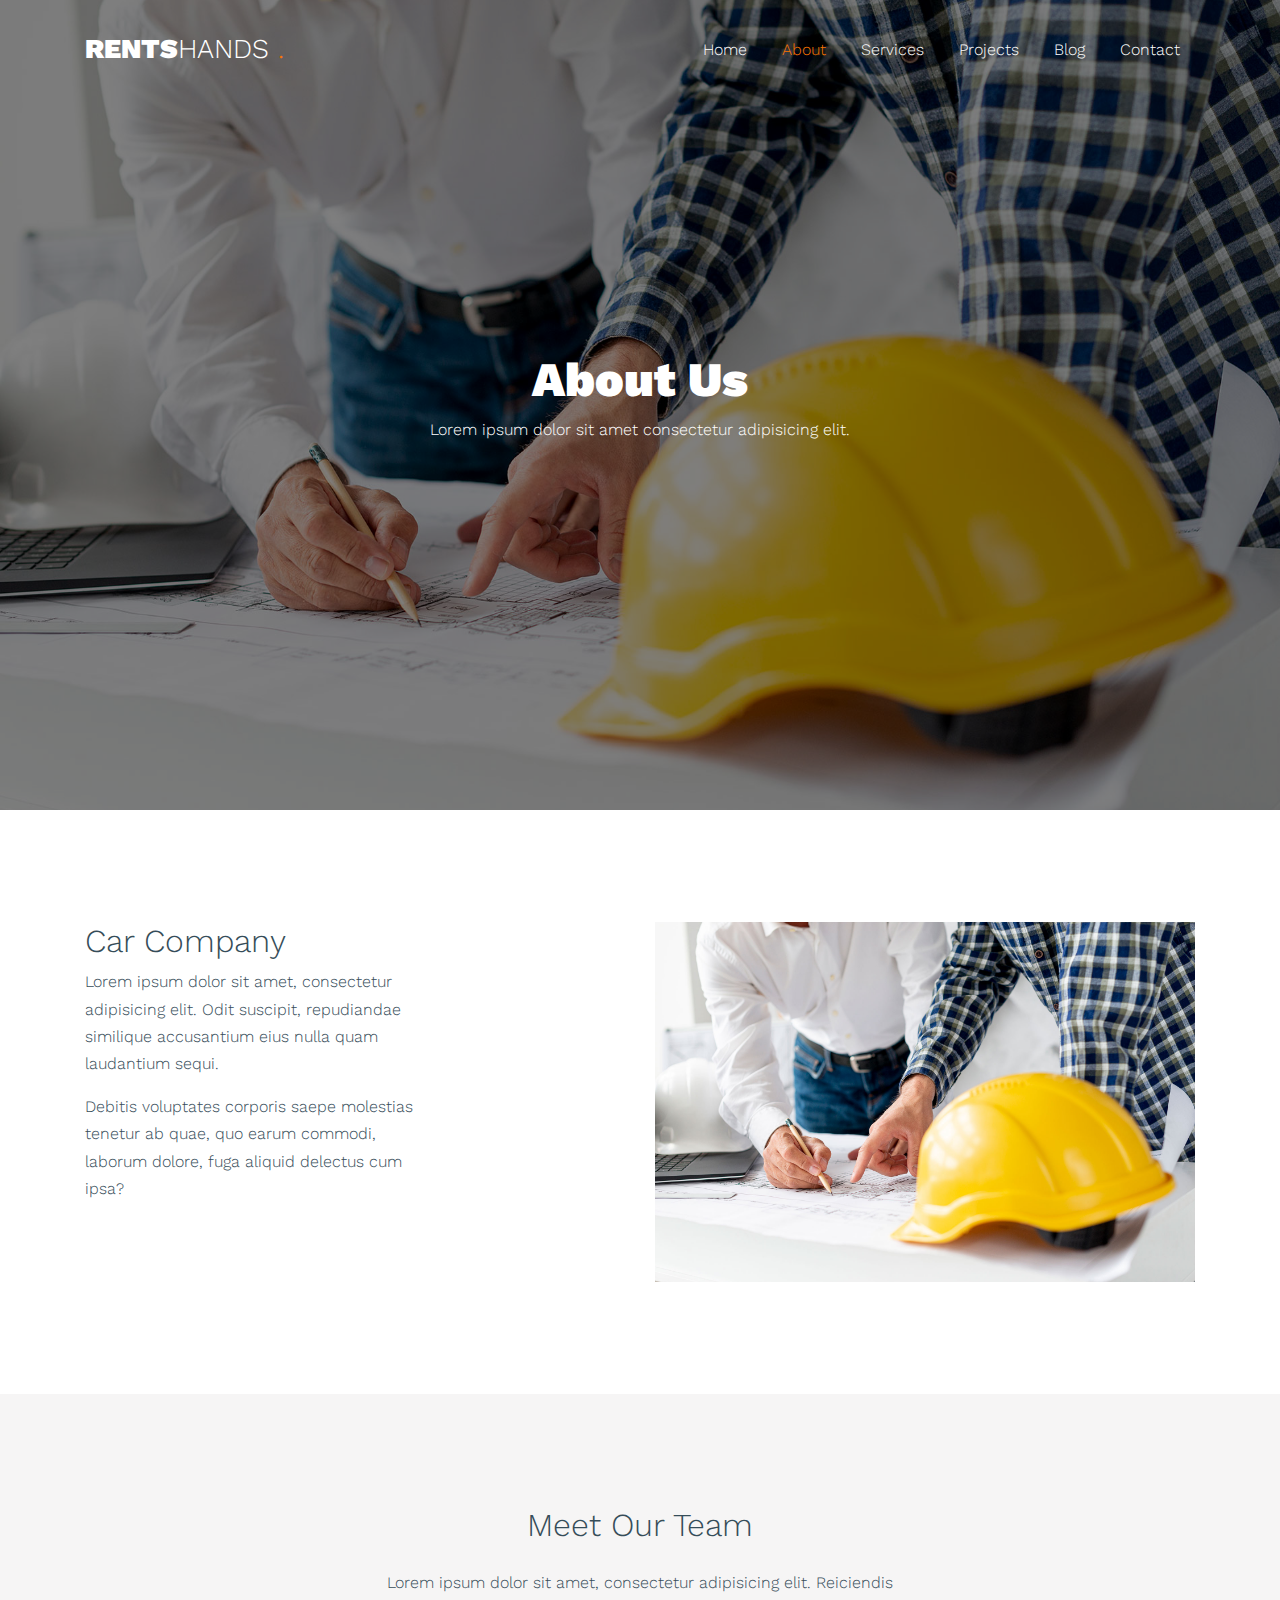
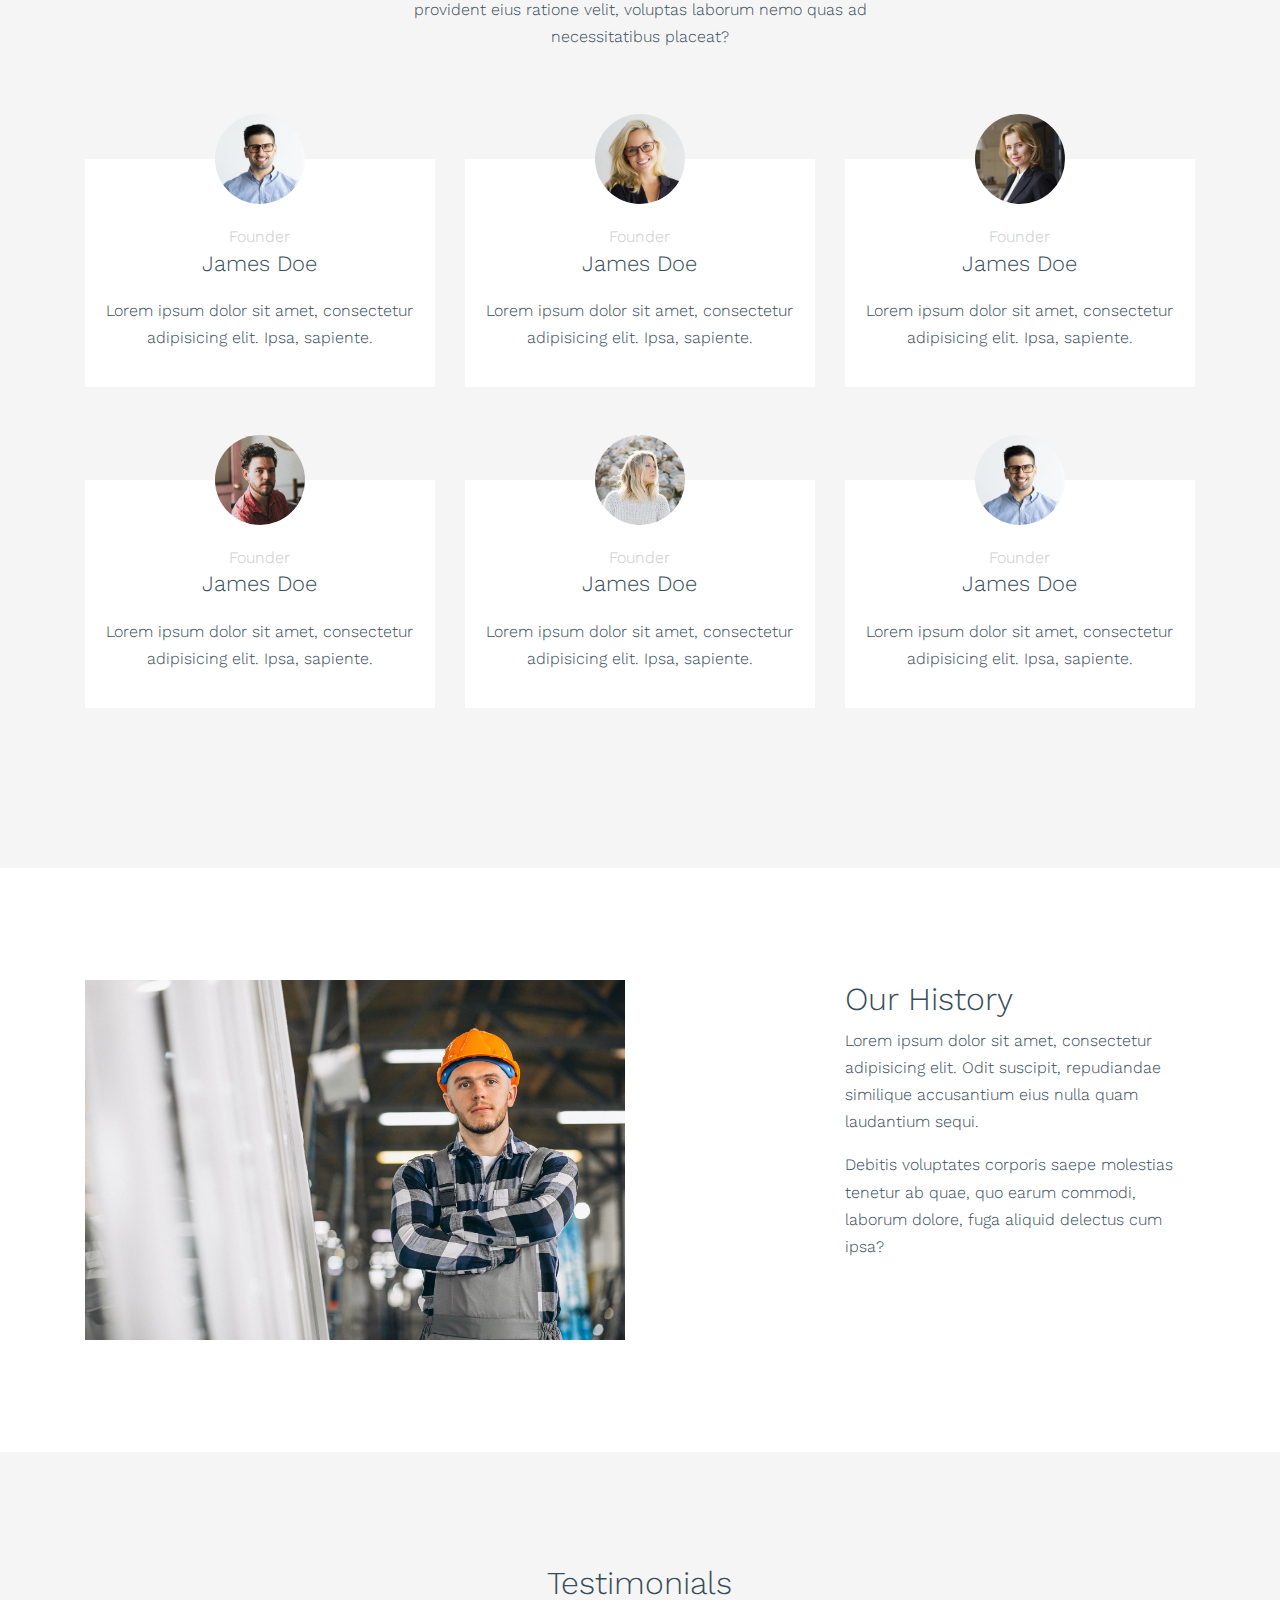
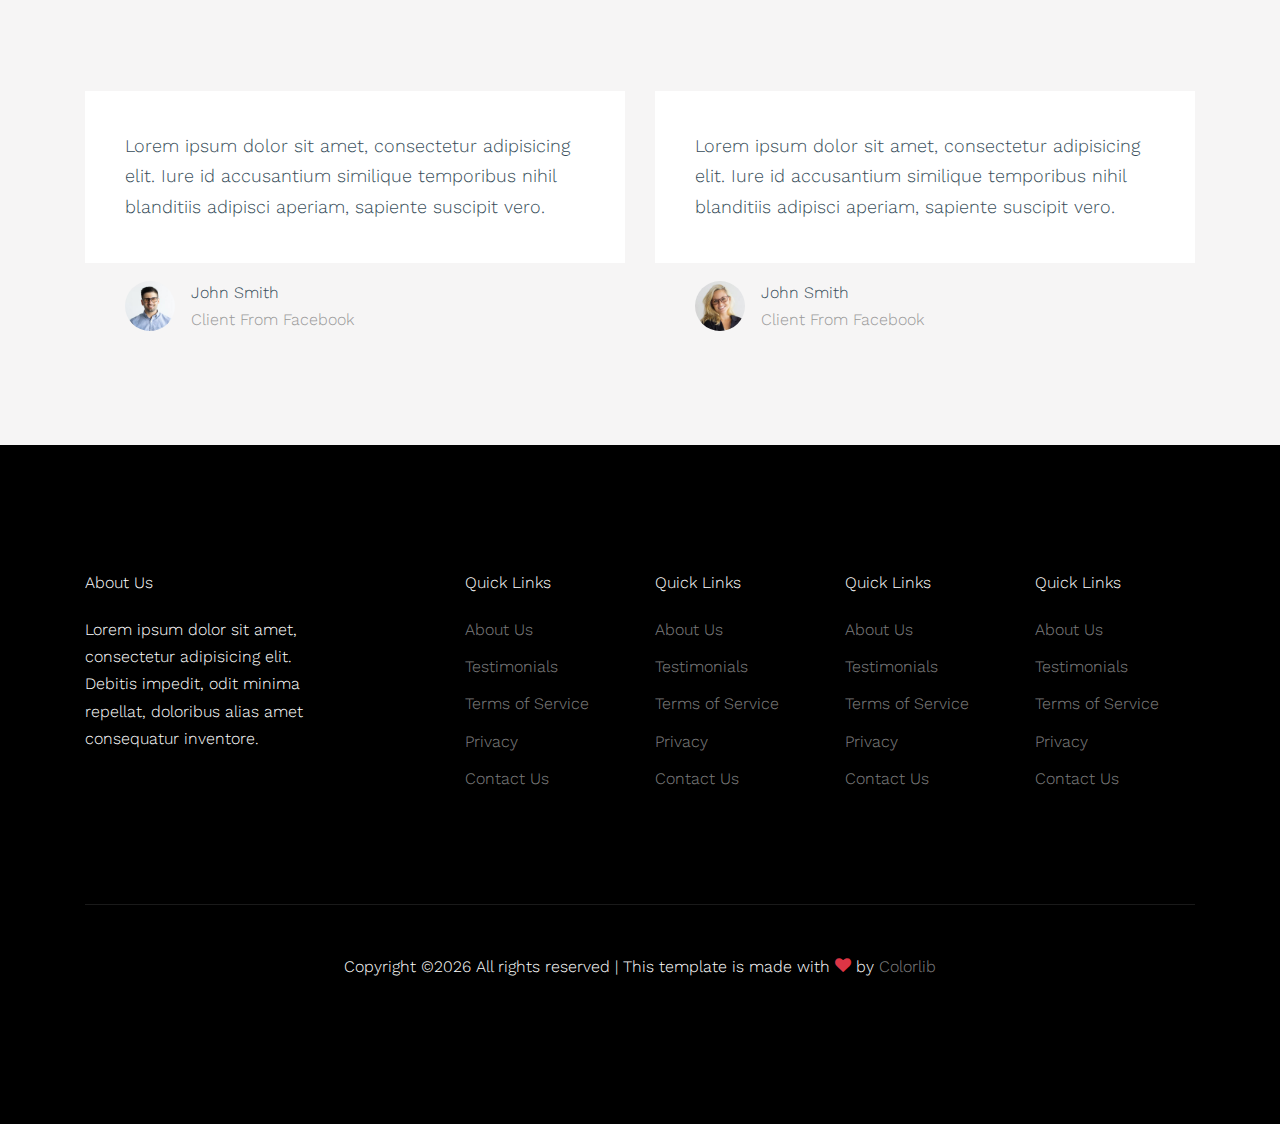
<file: about.html>
<!doctype html>
<html lang="en">

  <head>
    <title>Handyman LA Area</title>
    <meta charset="utf-8">
    <meta name="viewport" content="width=device-width, initial-scale=1, shrink-to-fit=no">

    <link href="https://fonts.googleapis.com/css?family=Work+Sans:400,500,700&display=swap" rel="stylesheet">

    <link rel="stylesheet" href="fonts/icomoon/style.css">

    <link rel="stylesheet" href="css/bootstrap.min.css">
    <link rel="stylesheet" href="css/bootstrap-datepicker.css">
    <link rel="stylesheet" href="css/jquery.fancybox.min.css">
    <link rel="stylesheet" href="css/owl.carousel.min.css">
    <link rel="stylesheet" href="css/owl.theme.default.min.css">
    <link rel="stylesheet" href="fonts/flaticon/font/flaticon.css">
    <link rel="stylesheet" href="css/aos.css">

    <!-- MAIN CSS -->
    <link rel="stylesheet" href="css/style.css">

  </head>

  <body data-spy="scroll" data-target=".site-navbar-target" data-offset="300">

    
    <div class="site-wrap" id="home-section">

      <div class="site-mobile-menu site-navbar-target">
        <div class="site-mobile-menu-header">
          <div class="site-mobile-menu-close mt-3">
            <span class="icon-close2 js-menu-toggle"></span>
          </div>
        </div>
        <div class="site-mobile-menu-body"></div>
      </div>



      <header class="site-navbar site-navbar-target" role="banner">

        <div class="container">
          <div class="row align-items-center position-relative">

            <div class="col-3 ">
              <div class="site-logo">
                <a href="index.html"><strong>rents</strong>hands <span class="text-primary">.</span> </a>
              </div>
            </div>

            <div class="col-9  text-right">
              

              <span class="d-inline-block d-lg-none"><a href="#" class="text-white site-menu-toggle js-menu-toggle py-5 text-white"><span class="icon-menu h3 text-white"></span></a></span>

              

              <nav class="site-navigation text-right ml-auto d-none d-lg-block" role="navigation">
                <ul class="site-menu main-menu js-clone-nav ml-auto ">
                  <li><a href="index.html" class="nav-link">Home</a></li>
                  <li class="active"><a href="about.html" class="nav-link">About</a></li>
                  <li><a href="services.html" class="nav-link">Services</a></li>
                  <li><a href="projects.html" class="nav-link">Projects</a></li>
                  <li><a href="blog.html" class="nav-link">Blog</a></li>
                  <li><a href="contact.html" class="nav-link">Contact</a></li>

                </ul>
              </nav>
            </div>

            
          </div>
        </div>

      </header>


      <div class="ftco-blocks-cover-1">
      <div class="ftco-cover-1 overlay innerpage" style="background-image: url('images/hero_2.jpg')">
        <div class="container">
          <div class="row align-items-center justify-content-center">
            <div class="col-lg-6 text-center">
              <h1>About Us</h1>
              <p>Lorem ipsum dolor sit amet consectetur adipisicing elit.</p>
            </div>
          </div>
        </div>
      </div>
    </div>

    
    
    <div class="site-section">
      <div class="container">
        <div class="row">
          <div class="col-lg-6 mb-5 mb-lg-0 order-lg-2">
            <img src="images/hero_2.jpg" alt="Image" class="img-fluid">
          </div>
          <div class="col-lg-4 mr-auto">
            <h2>Car Company</h2>
            <p>Lorem ipsum dolor sit amet, consectetur adipisicing elit. Odit suscipit, repudiandae similique accusantium eius nulla quam laudantium sequi.</p>
            <p>Debitis voluptates corporis saepe molestias tenetur ab quae, quo earum commodi, laborum dolore, fuga aliquid delectus cum ipsa?</p>
          </div>
        </div>
      </div>
    </div>

    <div class="site-section bg-light">
      <div class="container">
        <div class="row justify-content-center text-center mb-5 section-2-title">
          <div class="col-md-6">
            <h2 class="mb-4">Meet Our Team</h2>
            <p>Lorem ipsum dolor sit amet, consectetur adipisicing elit. Reiciendis provident eius ratione velit, voluptas laborum nemo quas ad necessitatibus placeat?</p>
          </div>
        </div>
        <div class="row align-items-stretch">

          <div class="col-lg-4 col-md-6 mb-5">
            <div class="post-entry-1 h-100 person-1">
              
                <img src="images/person_1.jpg" alt="Image"
                 class="img-fluid">
            
              <div class="post-entry-1-contents">
                <span class="meta">Founder</span>
                <h2>James Doe</h2>
                <p>Lorem ipsum dolor sit amet, consectetur adipisicing elit. Ipsa, sapiente.</p>
              </div>
            </div>
          </div>
          <div class="col-lg-4 col-md-6 mb-5">
            <div class="post-entry-1 h-100 person-1">
              
                <img src="images/person_2.jpg" alt="Image"
                 class="img-fluid">
            
              <div class="post-entry-1-contents">
                <span class="meta">Founder</span>
                <h2>James Doe</h2>
                <p>Lorem ipsum dolor sit amet, consectetur adipisicing elit. Ipsa, sapiente.</p>
              </div>
            </div>
          </div>

          <div class="col-lg-4 col-md-6 mb-5">
            <div class="post-entry-1 h-100 person-1">
              
                <img src="images/person_3.jpg" alt="Image"
                 class="img-fluid">
            
              <div class="post-entry-1-contents">
                <span class="meta">Founder</span>
                <h2>James Doe</h2>
                <p>Lorem ipsum dolor sit amet, consectetur adipisicing elit. Ipsa, sapiente.</p>
              </div>
            </div>
          </div>

          <div class="col-lg-4 col-md-6 mb-5">
            <div class="post-entry-1 h-100 person-1">
              
                <img src="images/person_4.jpg" alt="Image"
                 class="img-fluid">
            
              <div class="post-entry-1-contents">
                <span class="meta">Founder</span>
                <h2>James Doe</h2>
                <p>Lorem ipsum dolor sit amet, consectetur adipisicing elit. Ipsa, sapiente.</p>
              </div>
            </div>
          </div>

          <div class="col-lg-4 col-md-6 mb-5">
            <div class="post-entry-1 h-100 person-1">
              
                <img src="images/person_5.jpg" alt="Image"
                 class="img-fluid">
            
              <div class="post-entry-1-contents">
                <span class="meta">Founder</span>
                <h2>James Doe</h2>
                <p>Lorem ipsum dolor sit amet, consectetur adipisicing elit. Ipsa, sapiente.</p>
              </div>
            </div>
          </div>

          <div class="col-lg-4 col-md-6 mb-5">
            <div class="post-entry-1 h-100 person-1">
              
                <img src="images/person_1.jpg" alt="Image"
                 class="img-fluid">
            
              <div class="post-entry-1-contents">
                <span class="meta">Founder</span>
                <h2>James Doe</h2>
                <p>Lorem ipsum dolor sit amet, consectetur adipisicing elit. Ipsa, sapiente.</p>
              </div>
            </div>
          </div>


        </div>
      </div>
    </div>

    <div class="site-section">
      <div class="container">
        <div class="row">
          <div class="col-lg-6 mb-5 mb-lg-0">
            <img src="images/hero_1.jpg" alt="Image" class="img-fluid">
          </div>
          <div class="col-lg-4 ml-auto">
            <h2>Our History</h2>
            <p>Lorem ipsum dolor sit amet, consectetur adipisicing elit. Odit suscipit, repudiandae similique accusantium eius nulla quam laudantium sequi.</p>
            <p>Debitis voluptates corporis saepe molestias tenetur ab quae, quo earum commodi, laborum dolore, fuga aliquid delectus cum ipsa?</p>
          </div>
        </div>
      </div>
    </div>

    
    <div class="site-section bg-light">
      <div class="container">
        <div class="row mb-5">
          <div class="col-md-4 mx-auto">
            <h2 class="line-bottom text-center">Testimonials</h2>
          </div>
        </div>
        <div class="row">
          <div class="col-lg-6">
            <div class="testimonial-3">
              <blockquote>Lorem ipsum dolor sit amet, consectetur adipisicing elit. Iure id accusantium similique temporibus nihil blanditiis adipisci aperiam, sapiente suscipit vero.</blockquote>
              <div class="vcard d-flex align-items-center">
                <div class="img-wrap mr-3">
                  <img src="images/person_1.jpg" alt="Image" class="img-fluid">
                </div>
                <div>
                  <span class="d-block">John Smith</span>
                  <span class="position">Client From Facebook</span>
                </div>
              </div>
            </div>
          </div>
          <div class="col-lg-6">
            <div class="testimonial-3">
              <blockquote>Lorem ipsum dolor sit amet, consectetur adipisicing elit. Iure id accusantium similique temporibus nihil blanditiis adipisci aperiam, sapiente suscipit vero.</blockquote>
              <div class="vcard d-flex align-items-center">
                <div class="img-wrap mr-3">
                  <img src="images/person_2.jpg" alt="Image" class="img-fluid">
                </div>
                <div>
                  <span class="d-block">John Smith</span>
                  <span class="position">Client From Facebook</span>
                </div>
              </div>
            </div>
          </div>
        </div>
      </div>
    </div>

    

    <footer class="site-footer">
      <div class="container">
        <div class="row">
          <div class="col-lg-3">
            <h2 class="footer-heading mb-4">About Us</h2>
                <p>Lorem ipsum dolor sit amet, consectetur adipisicing elit. Debitis impedit, odit minima repellat, doloribus alias amet consequatur inventore.</p>
          </div>
          <div class="col-lg-8 ml-auto">
            <div class="row">
              <div class="col-lg-3">
                <h2 class="footer-heading mb-4">Quick Links</h2>
                <ul class="list-unstyled">
                  <li><a href="#">About Us</a></li>
                  <li><a href="#">Testimonials</a></li>
                  <li><a href="#">Terms of Service</a></li>
                  <li><a href="#">Privacy</a></li>
                  <li><a href="#">Contact Us</a></li>
                </ul>
              </div>
              <div class="col-lg-3">
                <h2 class="footer-heading mb-4">Quick Links</h2>
                <ul class="list-unstyled">
                  <li><a href="#">About Us</a></li>
                  <li><a href="#">Testimonials</a></li>
                  <li><a href="#">Terms of Service</a></li>
                  <li><a href="#">Privacy</a></li>
                  <li><a href="#">Contact Us</a></li>
                </ul>
              </div>
              <div class="col-lg-3">
                <h2 class="footer-heading mb-4">Quick Links</h2>
                <ul class="list-unstyled">
                  <li><a href="#">About Us</a></li>
                  <li><a href="#">Testimonials</a></li>
                  <li><a href="#">Terms of Service</a></li>
                  <li><a href="#">Privacy</a></li>
                  <li><a href="#">Contact Us</a></li>
                </ul>
              </div>
              <div class="col-lg-3">
                <h2 class="footer-heading mb-4">Quick Links</h2>
                <ul class="list-unstyled">
                  <li><a href="#">About Us</a></li>
                  <li><a href="#">Testimonials</a></li>
                  <li><a href="#">Terms of Service</a></li>
                  <li><a href="#">Privacy</a></li>
                  <li><a href="#">Contact Us</a></li>
                </ul>
              </div>
            </div>
          </div>
        </div>
        <div class="row pt-5 mt-5 text-center">
          <div class="col-md-12">
            <div class="border-top pt-5">
              <p>
            <!-- Link back to Colorlib can't be removed. Template is licensed under CC BY 3.0. -->
            Copyright &copy;<script>document.write(new Date().getFullYear());</script> All rights reserved | This template is made with <i class="icon-heart text-danger" aria-hidden="true"></i> by <a href="https://colorlib.com" target="_blank" >Colorlib</a>
            <!-- Link back to Colorlib can't be removed. Template is licensed under CC BY 3.0. -->
            </p>
            </div>
          </div>

        </div>
      </div>
    </footer>

    </div>

    <script src="js/jquery-3.3.1.min.js"></script>
    <script src="js/popper.min.js"></script>
    <script src="js/bootstrap.min.js"></script>
    <script src="js/owl.carousel.min.js"></script>
    <script src="js/jquery.sticky.js"></script>
    <script src="js/jquery.waypoints.min.js"></script>
    <script src="js/jquery.animateNumber.min.js"></script>
    <script src="js/jquery.fancybox.min.js"></script>
    <script src="js/jquery.easing.1.3.js"></script>
    <script src="js/bootstrap-datepicker.min.js"></script>
    <script src="js/aos.js"></script>

    <script src="js/main.js"></script>

  </body>

</html>
</file>
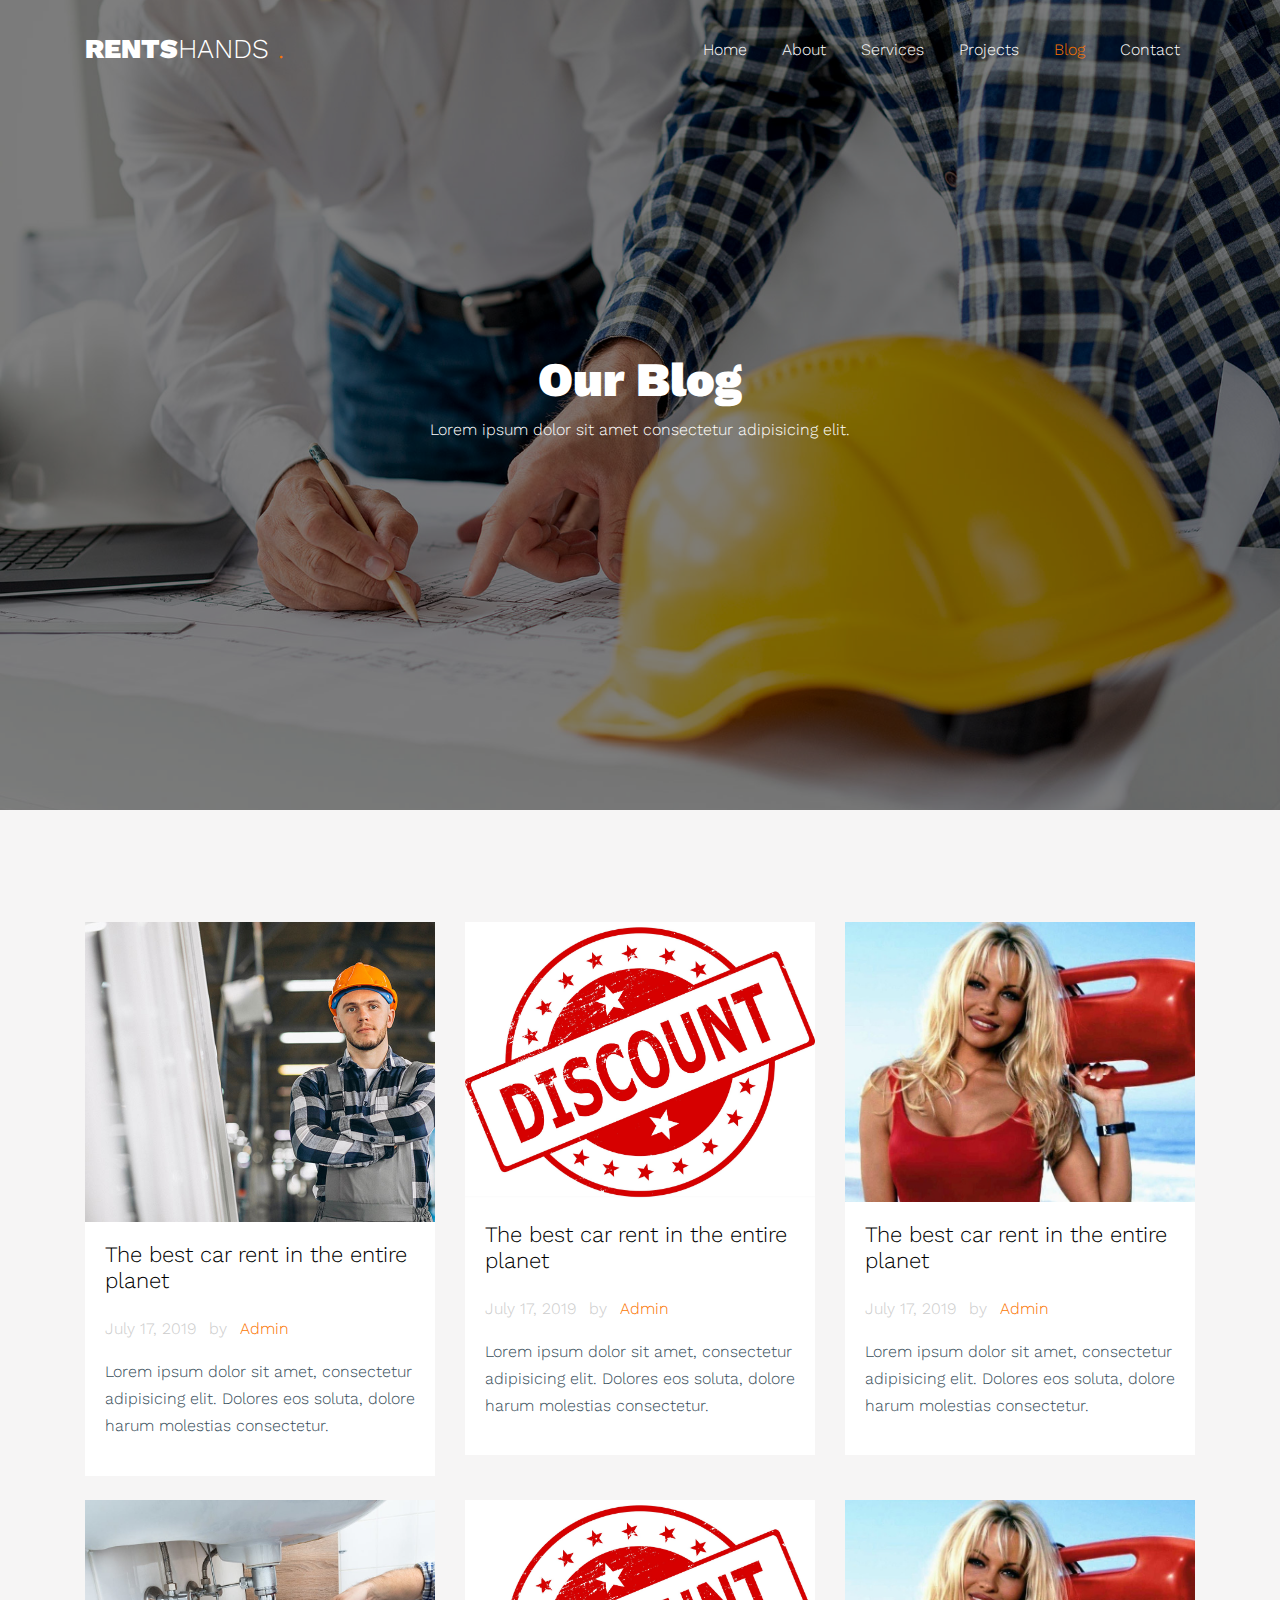
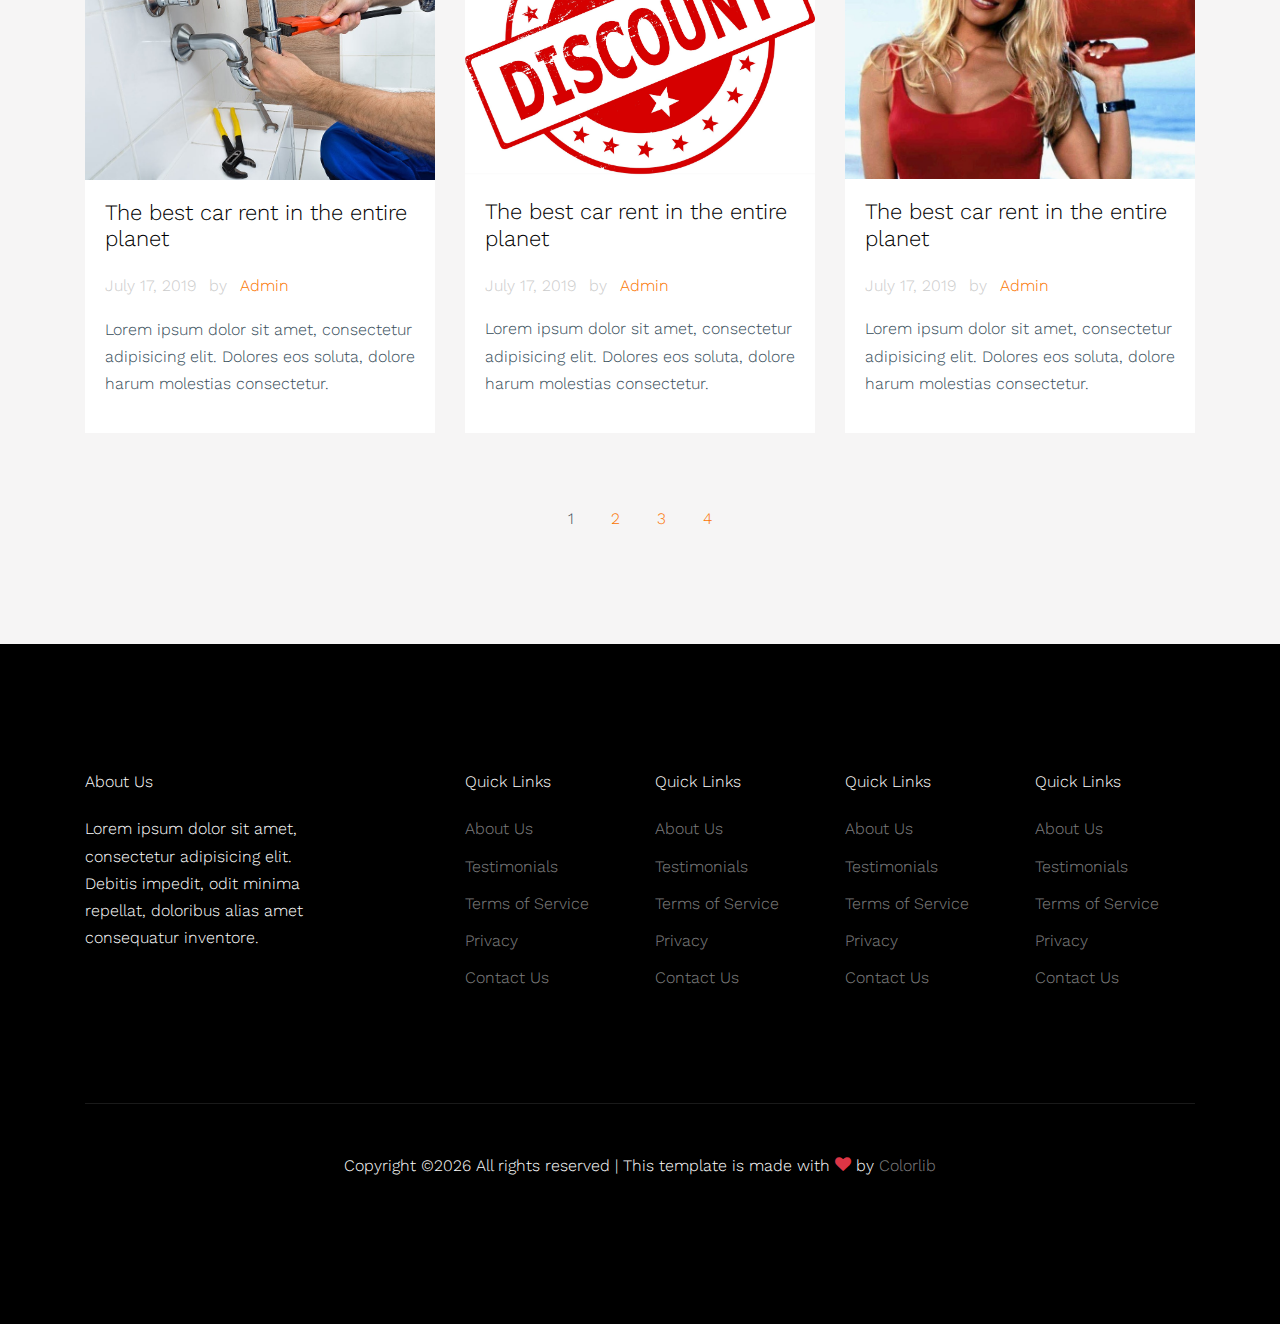
<file: blog.html>
<!doctype html>
<html lang="en">

  <head>
    <title>Handyman LA Area</title>
    <meta charset="utf-8">
    <meta name="viewport" content="width=device-width, initial-scale=1, shrink-to-fit=no">

    <link href="https://fonts.googleapis.com/css?family=Work+Sans:400,500,700&display=swap" rel="stylesheet">

    <link rel="stylesheet" href="fonts/icomoon/style.css">

    <link rel="stylesheet" href="css/bootstrap.min.css">
    <link rel="stylesheet" href="css/bootstrap-datepicker.css">
    <link rel="stylesheet" href="css/jquery.fancybox.min.css">
    <link rel="stylesheet" href="css/owl.carousel.min.css">
    <link rel="stylesheet" href="css/owl.theme.default.min.css">
    <link rel="stylesheet" href="fonts/flaticon/font/flaticon.css">
    <link rel="stylesheet" href="css/aos.css">

    <!-- MAIN CSS -->
    <link rel="stylesheet" href="css/style.css">

  </head>

  <body data-spy="scroll" data-target=".site-navbar-target" data-offset="300">

    
    <div class="site-wrap" id="home-section">

      <div class="site-mobile-menu site-navbar-target">
        <div class="site-mobile-menu-header">
          <div class="site-mobile-menu-close mt-3">
            <span class="icon-close2 js-menu-toggle"></span>
          </div>
        </div>
        <div class="site-mobile-menu-body"></div>
      </div>



      <header class="site-navbar site-navbar-target" role="banner">

        <div class="container">
          <div class="row align-items-center position-relative">

            <div class="col-3 ">
              <div class="site-logo">
                <a href="index.html"><strong>Rents</strong>Hands <span class="text-primary">.</span> </a>
              </div>
            </div>

            <div class="col-9  text-right">
              

              <span class="d-inline-block d-lg-none"><a href="#" class="text-white site-menu-toggle js-menu-toggle py-5 text-white"><span class="icon-menu h3 text-white"></span></a></span>

              

              <nav class="site-navigation text-right ml-auto d-none d-lg-block" role="navigation">
                <ul class="site-menu main-menu js-clone-nav ml-auto ">
                  <li><a href="index.html" class="nav-link">Home</a></li>
                  <li><a href="about.html" class="nav-link">About</a></li>
                  <li><a href="services.html" class="nav-link">Services</a></li>
                  <li><a href="projects.html" class="nav-link">Projects</a></li>
                  <li class="active"><a href="blog.html" class="nav-link">Blog</a></li>
                  <li><a href="contact.html" class="nav-link">Contact</a></li>

                </ul>
              </nav>
            </div>

            
          </div>
        </div>

      </header>


      <div class="ftco-blocks-cover-1">
      <div class="ftco-cover-1 overlay innerpage" style="background-image: url('images/hero_2.jpg')">
        <div class="container">
          <div class="row align-items-center justify-content-center">
            <div class="col-lg-6 text-center">
              <h1>Our Blog</h1>
              <p>Lorem ipsum dolor sit amet consectetur adipisicing elit.</p>
            </div>
          </div>
        </div>
      </div>
    </div>

    
    
    <div class="site-section bg-light">
      <div class="container">
        <div class="row">
          <div class="col-lg-4 col-md-6 mb-4">
            <div class="post-entry-1 h-100">
              <a href="single.html">
                <img src="images/img_1.jpg" alt="Image"
                 class="img-fluid">
              </a>
              <div class="post-entry-1-contents">
                
                <h2><a href="single.html">The best car rent in the entire planet</a></h2>
                <span class="meta d-inline-block mb-3">July 17, 2019 <span class="mx-2">by</span> <a href="#">Admin</a></span>
                <p>Lorem ipsum dolor sit amet, consectetur adipisicing elit. Dolores eos soluta, dolore harum molestias consectetur.</p>
              </div>
            </div>
          </div>
          <div class="col-lg-4 col-md-6 mb-4">
            <div class="post-entry-1 h-100">
              <a href="single.html">
                <img src="images/img_2.jpg" alt="Image"
                 class="img-fluid">
              </a>
              <div class="post-entry-1-contents">
                
                <h2><a href="single.html">The best car rent in the entire planet</a></h2>
                <span class="meta d-inline-block mb-3">July 17, 2019 <span class="mx-2">by</span> <a href="#">Admin</a></span>
                <p>Lorem ipsum dolor sit amet, consectetur adipisicing elit. Dolores eos soluta, dolore harum molestias consectetur.</p>
              </div>
            </div>
          </div>

          <div class="col-lg-4 col-md-6 mb-4">
            <div class="post-entry-1 h-100">
              <a href="single.html">
                <img src="images/img_3.jpg" alt="Image"
                 class="img-fluid">
              </a>
              <div class="post-entry-1-contents">
                
                <h2><a href="single.html">The best car rent in the entire planet</a></h2>
                <span class="meta d-inline-block mb-3">July 17, 2019 <span class="mx-2">by</span> <a href="#">Admin</a></span>
                <p>Lorem ipsum dolor sit amet, consectetur adipisicing elit. Dolores eos soluta, dolore harum molestias consectetur.</p>
              </div>
            </div>
          </div>

          <div class="col-lg-4 col-md-6 mb-4">
            <div class="post-entry-1 h-100">
              <a href="single.html">
                <img src="images/img_4.jpg" alt="Image"
                 class="img-fluid">
              </a>
              <div class="post-entry-1-contents">
                
                <h2><a href="single.html">The best car rent in the entire planet</a></h2>
                <span class="meta d-inline-block mb-3">July 17, 2019 <span class="mx-2">by</span> <a href="#">Admin</a></span>
                <p>Lorem ipsum dolor sit amet, consectetur adipisicing elit. Dolores eos soluta, dolore harum molestias consectetur.</p>
              </div>
            </div>
          </div>
          <div class="col-lg-4 col-md-6 mb-4">
            <div class="post-entry-1 h-100">
              <a href="single.html">
                <img src="images/img_2.jpg" alt="Image"
                 class="img-fluid">
              </a>
              <div class="post-entry-1-contents">
                
                <h2><a href="single.html">The best car rent in the entire planet</a></h2>
                <span class="meta d-inline-block mb-3">July 17, 2019 <span class="mx-2">by</span> <a href="#">Admin</a></span>
                <p>Lorem ipsum dolor sit amet, consectetur adipisicing elit. Dolores eos soluta, dolore harum molestias consectetur.</p>
              </div>
            </div>
          </div>

          <div class="col-lg-4 col-md-6 mb-4">
            <div class="post-entry-1 h-100">
              <a href="single.html">
                <img src="images/img_3.jpg" alt="Image"
                 class="img-fluid">
              </a>
              <div class="post-entry-1-contents">
                
                <h2><a href="single.html">The best car rent in the entire planet</a></h2>
                <span class="meta d-inline-block mb-3">July 17, 2019 <span class="mx-2">by</span> <a href="#">Admin</a></span>
                <p>Lorem ipsum dolor sit amet, consectetur adipisicing elit. Dolores eos soluta, dolore harum molestias consectetur.</p>
              </div>
            </div>
          </div>

          <div class="col-12 mt-5 text-center">
            <span class="p-3">1</span>
            <a href="#" class="p-3">2</a>
            <a href="#" class="p-3">3</a>
            <a href="#" class="p-3">4</a>
          </div>
        </div>
      </div>
    </div>

    
    
    <footer class="site-footer">
      <div class="container">
        <div class="row">
          <div class="col-lg-3">
            <h2 class="footer-heading mb-4">About Us</h2>
                <p>Lorem ipsum dolor sit amet, consectetur adipisicing elit. Debitis impedit, odit minima repellat, doloribus alias amet consequatur inventore.</p>
          </div>
          <div class="col-lg-8 ml-auto">
            <div class="row">
              <div class="col-lg-3">
                <h2 class="footer-heading mb-4">Quick Links</h2>
                <ul class="list-unstyled">
                  <li><a href="#">About Us</a></li>
                  <li><a href="#">Testimonials</a></li>
                  <li><a href="#">Terms of Service</a></li>
                  <li><a href="#">Privacy</a></li>
                  <li><a href="#">Contact Us</a></li>
                </ul>
              </div>
              <div class="col-lg-3">
                <h2 class="footer-heading mb-4">Quick Links</h2>
                <ul class="list-unstyled">
                  <li><a href="#">About Us</a></li>
                  <li><a href="#">Testimonials</a></li>
                  <li><a href="#">Terms of Service</a></li>
                  <li><a href="#">Privacy</a></li>
                  <li><a href="#">Contact Us</a></li>
                </ul>
              </div>
              <div class="col-lg-3">
                <h2 class="footer-heading mb-4">Quick Links</h2>
                <ul class="list-unstyled">
                  <li><a href="#">About Us</a></li>
                  <li><a href="#">Testimonials</a></li>
                  <li><a href="#">Terms of Service</a></li>
                  <li><a href="#">Privacy</a></li>
                  <li><a href="#">Contact Us</a></li>
                </ul>
              </div>
              <div class="col-lg-3">
                <h2 class="footer-heading mb-4">Quick Links</h2>
                <ul class="list-unstyled">
                  <li><a href="#">About Us</a></li>
                  <li><a href="#">Testimonials</a></li>
                  <li><a href="#">Terms of Service</a></li>
                  <li><a href="#">Privacy</a></li>
                  <li><a href="#">Contact Us</a></li>
                </ul>
              </div>
            </div>
          </div>
        </div>
        <div class="row pt-5 mt-5 text-center">
          <div class="col-md-12">
            <div class="border-top pt-5">
              <p>
            <!-- Link back to Colorlib can't be removed. Template is licensed under CC BY 3.0. -->
            Copyright &copy;<script>document.write(new Date().getFullYear());</script> All rights reserved | This template is made with <i class="icon-heart text-danger" aria-hidden="true"></i> by <a href="https://colorlib.com" target="_blank" >Colorlib</a>
            <!-- Link back to Colorlib can't be removed. Template is licensed under CC BY 3.0. -->
            </p>
            </div>
          </div>

        </div>
      </div>
    </footer>

    </div>

    <script src="js/jquery-3.3.1.min.js"></script>
    <script src="js/popper.min.js"></script>
    <script src="js/bootstrap.min.js"></script>
    <script src="js/owl.carousel.min.js"></script>
    <script src="js/jquery.sticky.js"></script>
    <script src="js/jquery.waypoints.min.js"></script>
    <script src="js/jquery.animateNumber.min.js"></script>
    <script src="js/jquery.fancybox.min.js"></script>
    <script src="js/jquery.easing.1.3.js"></script>
    <script src="js/bootstrap-datepicker.min.js"></script>
    <script src="js/aos.js"></script>

    <script src="js/main.js"></script>

  </body>

</html>
</file>
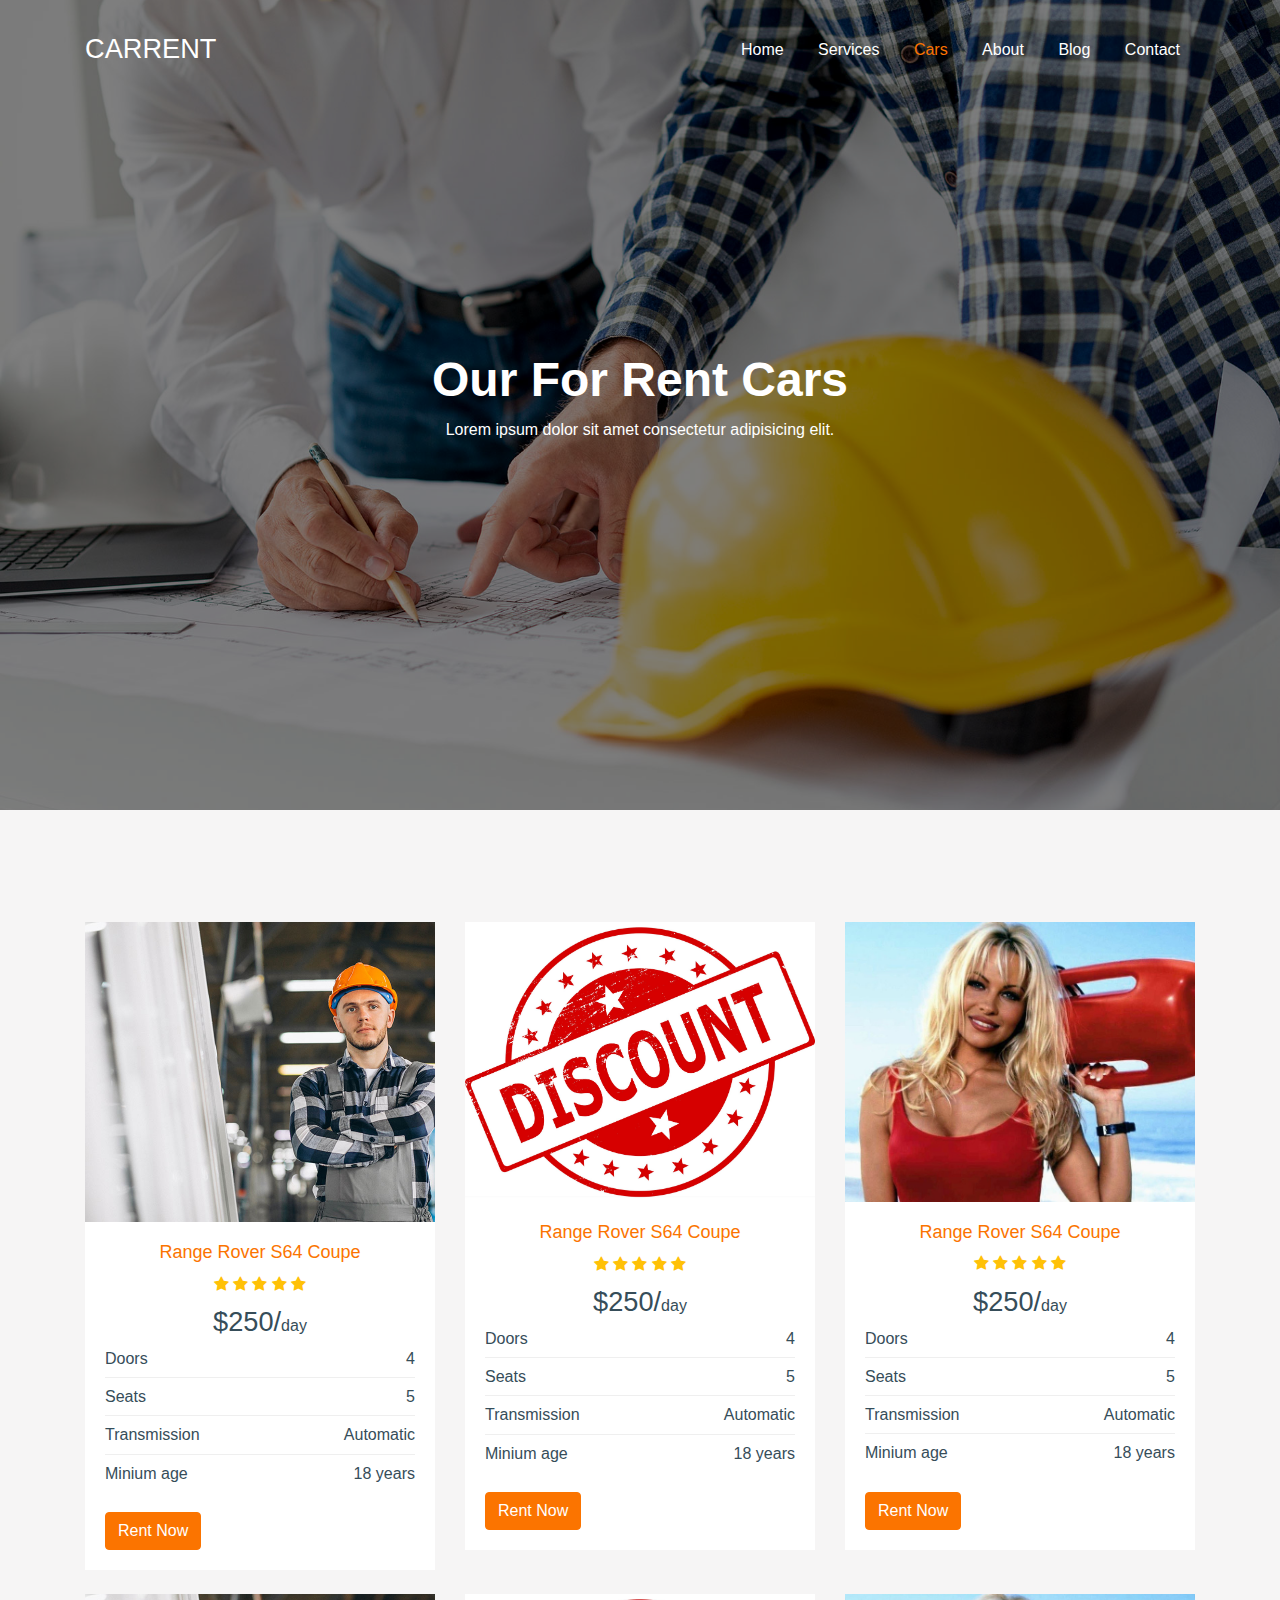
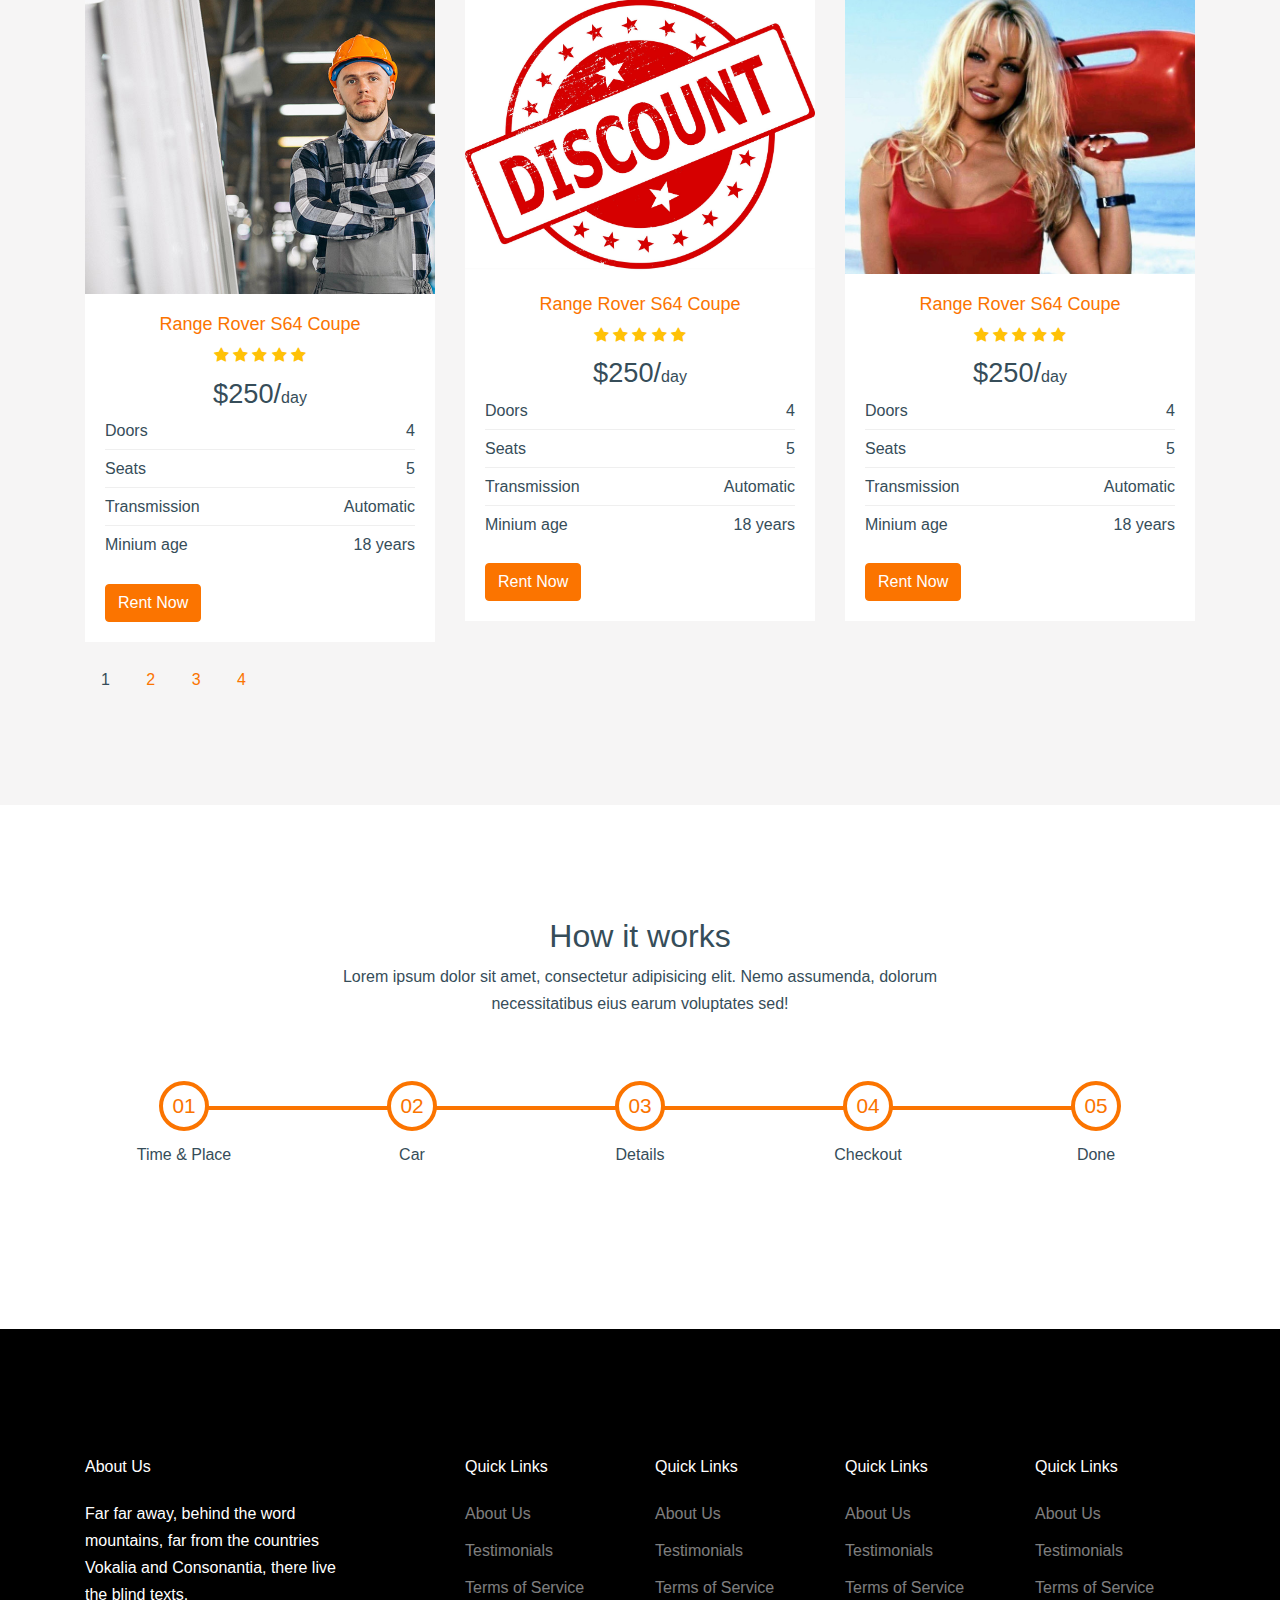
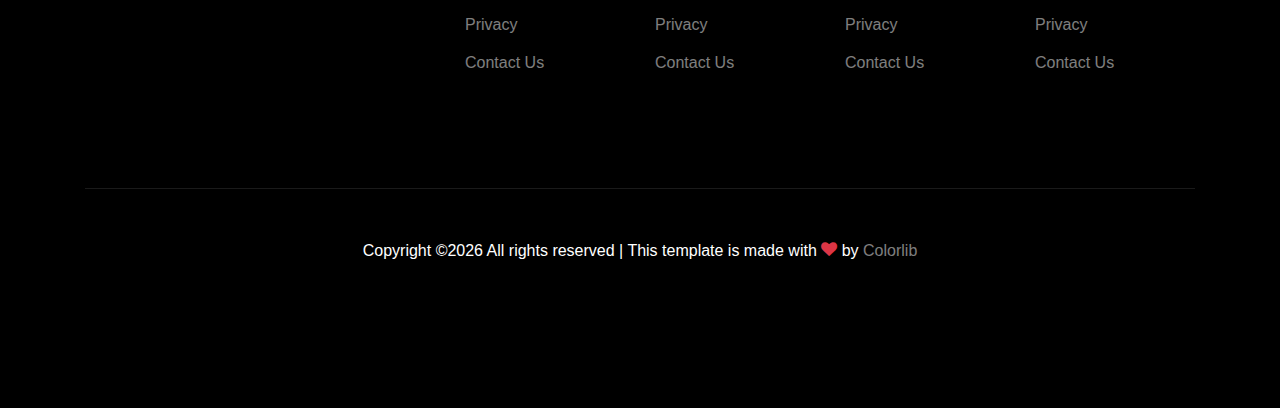
<file: cars.html>
<!doctype html>
<html lang="en">

  <head>
    <title>Handyman LA Area</title>
    <meta charset="utf-8">
    <meta name="viewport" content="width=device-width, initial-scale=1, shrink-to-fit=no">

    <link href="https://fonts.googleapis.com/css?family=DM+Sans:300,400,700&display=swap" rel="stylesheet">

    <link rel="stylesheet" href="fonts/icomoon/style.css">

    <link rel="stylesheet" href="css/bootstrap.min.css">
    <link rel="stylesheet" href="css/bootstrap-datepicker.css">
    <link rel="stylesheet" href="css/jquery.fancybox.min.css">
    <link rel="stylesheet" href="css/owl.carousel.min.css">
    <link rel="stylesheet" href="css/owl.theme.default.min.css">
    <link rel="stylesheet" href="fonts/flaticon/font/flaticon.css">
    <link rel="stylesheet" href="css/aos.css">

    <!-- MAIN CSS -->
    <link rel="stylesheet" href="css/style.css">

  </head>

  <body data-spy="scroll" data-target=".site-navbar-target" data-offset="300">

    
    <div class="site-wrap" id="home-section">

      <div class="site-mobile-menu site-navbar-target">
        <div class="site-mobile-menu-header">
          <div class="site-mobile-menu-close mt-3">
            <span class="icon-close2 js-menu-toggle"></span>
          </div>
        </div>
        <div class="site-mobile-menu-body"></div>
      </div>



      <header class="site-navbar site-navbar-target" role="banner">

        <div class="container">
          <div class="row align-items-center position-relative">

            <div class="col-3 ">
              <div class="site-logo">
                <a href="index.html">CarRent</a>
              </div>
            </div>

            <div class="col-9  text-right">
              

              <span class="d-inline-block d-lg-none"><a href="#" class="text-white site-menu-toggle js-menu-toggle py-5 text-white"><span class="icon-menu h3 text-white"></span></a></span>

              

              <nav class="site-navigation text-right ml-auto d-none d-lg-block" role="navigation">
                <ul class="site-menu main-menu js-clone-nav ml-auto ">
                  <li><a href="index.html" class="nav-link">Home</a></li>
                  <li><a href="services.html" class="nav-link">Services</a></li>
                  <li class="active"><a href="cars.html" class="nav-link">Cars</a></li>
                  <li><a href="about.html" class="nav-link">About</a></li>
                  <li><a href="blog.html" class="nav-link">Blog</a></li>
                  <li><a href="contact.html" class="nav-link">Contact</a></li>
                </ul>
              </nav>
            </div>

            
          </div>
        </div>

      </header>

    <div class="ftco-blocks-cover-1">
      <div class="ftco-cover-1 overlay innerpage" style="background-image: url('images/hero_2.jpg')">
        <div class="container">
          <div class="row align-items-center justify-content-center">
            <div class="col-lg-6 text-center">
              <h1>Our For Rent Cars</h1>
              <p>Lorem ipsum dolor sit amet consectetur adipisicing elit.</p>
            </div>
          </div>
        </div>
      </div>
    </div>

    <div class="site-section bg-light">
      <div class="container">
        <div class="row">
          <div class="col-lg-4 col-md-6 mb-4">
            <div class="item-1">
                <a href="#"><img src="images/img_1.jpg" alt="Image" class="img-fluid"></a>
                <div class="item-1-contents">
                  <div class="text-center">
                  <h3><a href="#">Range Rover S64 Coupe</a></h3>
                  <div class="rating">
                    <span class="icon-star text-warning"></span>
                    <span class="icon-star text-warning"></span>
                    <span class="icon-star text-warning"></span>
                    <span class="icon-star text-warning"></span>
                    <span class="icon-star text-warning"></span>
                  </div>
                  <div class="rent-price"><span>$250/</span>day</div>
                  </div>
                  <ul class="specs">
                    <li>
                      <span>Doors</span>
                      <span class="spec">4</span>
                    </li>
                    <li>
                      <span>Seats</span>
                      <span class="spec">5</span>
                    </li>
                    <li>
                      <span>Transmission</span>
                      <span class="spec">Automatic</span>
                    </li>
                    <li>
                      <span>Minium age</span>
                      <span class="spec">18 years</span>
                    </li>
                  </ul>
                  <div class="d-flex action">
                    <a href="contact.html" class="btn btn-primary">Rent Now</a>
                  </div>
                </div>
              </div>
          </div>

          <div class="col-lg-4 col-md-6 mb-4">
            <div class="item-1">
                <a href="#"><img src="images/img_2.jpg" alt="Image" class="img-fluid"></a>
                <div class="item-1-contents">
                  <div class="text-center">
                  <h3><a href="#">Range Rover S64 Coupe</a></h3>
                  <div class="rating">
                    <span class="icon-star text-warning"></span>
                    <span class="icon-star text-warning"></span>
                    <span class="icon-star text-warning"></span>
                    <span class="icon-star text-warning"></span>
                    <span class="icon-star text-warning"></span>
                  </div>
                  <div class="rent-price"><span>$250/</span>day</div>
                  </div>
                  <ul class="specs">
                    <li>
                      <span>Doors</span>
                      <span class="spec">4</span>
                    </li>
                    <li>
                      <span>Seats</span>
                      <span class="spec">5</span>
                    </li>
                    <li>
                      <span>Transmission</span>
                      <span class="spec">Automatic</span>
                    </li>
                    <li>
                      <span>Minium age</span>
                      <span class="spec">18 years</span>
                    </li>
                  </ul>
                  <div class="d-flex action">
                    <a href="contact.html" class="btn btn-primary">Rent Now</a>
                  </div>
                </div>
              </div>
          </div>


          <div class="col-lg-4 col-md-6 mb-4">
            <div class="item-1">
                <a href="#"><img src="images/img_3.jpg" alt="Image" class="img-fluid"></a>
                <div class="item-1-contents">
                  <div class="text-center">
                  <h3><a href="#">Range Rover S64 Coupe</a></h3>
                  <div class="rating">
                    <span class="icon-star text-warning"></span>
                    <span class="icon-star text-warning"></span>
                    <span class="icon-star text-warning"></span>
                    <span class="icon-star text-warning"></span>
                    <span class="icon-star text-warning"></span>
                  </div>
                  <div class="rent-price"><span>$250/</span>day</div>
                  </div>
                  <ul class="specs">
                    <li>
                      <span>Doors</span>
                      <span class="spec">4</span>
                    </li>
                    <li>
                      <span>Seats</span>
                      <span class="spec">5</span>
                    </li>
                    <li>
                      <span>Transmission</span>
                      <span class="spec">Automatic</span>
                    </li>
                    <li>
                      <span>Minium age</span>
                      <span class="spec">18 years</span>
                    </li>
                  </ul>
                  <div class="d-flex action">
                    <a href="contact.html" class="btn btn-primary">Rent Now</a>
                  </div>
                </div>
              </div>
          </div>

          <div class="col-lg-4 col-md-6 mb-4">
            <div class="item-1">
                <a href="#"><img src="images/img_1.jpg" alt="Image" class="img-fluid"></a>
                <div class="item-1-contents">
                  <div class="text-center">
                  <h3><a href="#">Range Rover S64 Coupe</a></h3>
                  <div class="rating">
                    <span class="icon-star text-warning"></span>
                    <span class="icon-star text-warning"></span>
                    <span class="icon-star text-warning"></span>
                    <span class="icon-star text-warning"></span>
                    <span class="icon-star text-warning"></span>
                  </div>
                  <div class="rent-price"><span>$250/</span>day</div>
                  </div>
                  <ul class="specs">
                    <li>
                      <span>Doors</span>
                      <span class="spec">4</span>
                    </li>
                    <li>
                      <span>Seats</span>
                      <span class="spec">5</span>
                    </li>
                    <li>
                      <span>Transmission</span>
                      <span class="spec">Automatic</span>
                    </li>
                    <li>
                      <span>Minium age</span>
                      <span class="spec">18 years</span>
                    </li>
                  </ul>
                  <div class="d-flex action">
                    <a href="contact.html" class="btn btn-primary">Rent Now</a>
                  </div>
                </div>
              </div>
          </div>

          <div class="col-lg-4 col-md-6 mb-4">
            <div class="item-1">
                <a href="#"><img src="images/img_2.jpg" alt="Image" class="img-fluid"></a>
                <div class="item-1-contents">
                  <div class="text-center">
                  <h3><a href="#">Range Rover S64 Coupe</a></h3>
                  <div class="rating">
                    <span class="icon-star text-warning"></span>
                    <span class="icon-star text-warning"></span>
                    <span class="icon-star text-warning"></span>
                    <span class="icon-star text-warning"></span>
                    <span class="icon-star text-warning"></span>
                  </div>
                  <div class="rent-price"><span>$250/</span>day</div>
                  </div>
                  <ul class="specs">
                    <li>
                      <span>Doors</span>
                      <span class="spec">4</span>
                    </li>
                    <li>
                      <span>Seats</span>
                      <span class="spec">5</span>
                    </li>
                    <li>
                      <span>Transmission</span>
                      <span class="spec">Automatic</span>
                    </li>
                    <li>
                      <span>Minium age</span>
                      <span class="spec">18 years</span>
                    </li>
                  </ul>
                  <div class="d-flex action">
                    <a href="contact.html" class="btn btn-primary">Rent Now</a>
                  </div>
                </div>
              </div>
          </div>


          <div class="col-lg-4 col-md-6 mb-4">
            <div class="item-1">
                <a href="#"><img src="images/img_3.jpg" alt="Image" class="img-fluid"></a>
                <div class="item-1-contents">
                  <div class="text-center">
                  <h3><a href="#">Range Rover S64 Coupe</a></h3>
                  <div class="rating">
                    <span class="icon-star text-warning"></span>
                    <span class="icon-star text-warning"></span>
                    <span class="icon-star text-warning"></span>
                    <span class="icon-star text-warning"></span>
                    <span class="icon-star text-warning"></span>
                  </div>
                  <div class="rent-price"><span>$250/</span>day</div>
                  </div>
                  <ul class="specs">
                    <li>
                      <span>Doors</span>
                      <span class="spec">4</span>
                    </li>
                    <li>
                      <span>Seats</span>
                      <span class="spec">5</span>
                    </li>
                    <li>
                      <span>Transmission</span>
                      <span class="spec">Automatic</span>
                    </li>
                    <li>
                      <span>Minium age</span>
                      <span class="spec">18 years</span>
                    </li>
                  </ul>
                  <div class="d-flex action">
                    <a href="contact.html" class="btn btn-primary">Rent Now</a>
                  </div>
                </div>
              </div>
          </div>


          <div class="col-12">
            <span class="p-3">1</span>
            <a href="#" class="p-3">2</a>
            <a href="#" class="p-3">3</a>
            <a href="#" class="p-3">4</a>
          </div>
        </div>
      </div>
    </div>

    <div class="container site-section mb-5">
      <div class="row justify-content-center text-center">
        <div class="col-7 text-center mb-5">
          <h2>How it works</h2>
          <p>Lorem ipsum dolor sit amet, consectetur adipisicing elit. Nemo assumenda, dolorum necessitatibus eius earum voluptates sed!</p>
        </div>
      </div>
      <div class="how-it-works d-flex">
        <div class="step">
          <span class="number"><span>01</span></span>
          <span class="caption">Time &amp; Place</span>
        </div>
        <div class="step">
          <span class="number"><span>02</span></span>
          <span class="caption">Car</span>
        </div>
        <div class="step">
          <span class="number"><span>03</span></span>
          <span class="caption">Details</span>
        </div>
        <div class="step">
          <span class="number"><span>04</span></span>
          <span class="caption">Checkout</span>
        </div>
        <div class="step">
          <span class="number"><span>05</span></span>
          <span class="caption">Done</span>
        </div>

      </div>
    </div>

    

    <footer class="site-footer">
      <div class="container">
        <div class="row">
          <div class="col-lg-3">
            <h2 class="footer-heading mb-4">About Us</h2>
                <p>Far far away, behind the word mountains, far from the countries Vokalia and Consonantia, there live the blind texts. </p>
          </div>
          <div class="col-lg-8 ml-auto">
            <div class="row">
              <div class="col-lg-3">
                <h2 class="footer-heading mb-4">Quick Links</h2>
                <ul class="list-unstyled">
                  <li><a href="#">About Us</a></li>
                  <li><a href="#">Testimonials</a></li>
                  <li><a href="#">Terms of Service</a></li>
                  <li><a href="#">Privacy</a></li>
                  <li><a href="#">Contact Us</a></li>
                </ul>
              </div>
              <div class="col-lg-3">
                <h2 class="footer-heading mb-4">Quick Links</h2>
                <ul class="list-unstyled">
                  <li><a href="#">About Us</a></li>
                  <li><a href="#">Testimonials</a></li>
                  <li><a href="#">Terms of Service</a></li>
                  <li><a href="#">Privacy</a></li>
                  <li><a href="#">Contact Us</a></li>
                </ul>
              </div>
              <div class="col-lg-3">
                <h2 class="footer-heading mb-4">Quick Links</h2>
                <ul class="list-unstyled">
                  <li><a href="#">About Us</a></li>
                  <li><a href="#">Testimonials</a></li>
                  <li><a href="#">Terms of Service</a></li>
                  <li><a href="#">Privacy</a></li>
                  <li><a href="#">Contact Us</a></li>
                </ul>
              </div>
              <div class="col-lg-3">
                <h2 class="footer-heading mb-4">Quick Links</h2>
                <ul class="list-unstyled">
                  <li><a href="#">About Us</a></li>
                  <li><a href="#">Testimonials</a></li>
                  <li><a href="#">Terms of Service</a></li>
                  <li><a href="#">Privacy</a></li>
                  <li><a href="#">Contact Us</a></li>
                </ul>
              </div>
            </div>
          </div>
        </div>
        <div class="row pt-5 mt-5 text-center">
          <div class="col-md-12">
            <div class="border-top pt-5">
              <p>
            <!-- Link back to Colorlib can't be removed. Template is licensed under CC BY 3.0. -->
            Copyright &copy;<script>document.write(new Date().getFullYear());</script> All rights reserved | This template is made with <i class="icon-heart text-danger" aria-hidden="true"></i> by <a href="https://colorlib.com" target="_blank" >Colorlib</a>
            <!-- Link back to Colorlib can't be removed. Template is licensed under CC BY 3.0. -->
            </p>
            </div>
          </div>

        </div>
      </div>
    </footer>

    </div>

    <script src="js/jquery-3.3.1.min.js"></script>
    <script src="js/popper.min.js"></script>
    <script src="js/bootstrap.min.js"></script>
    <script src="js/owl.carousel.min.js"></script>
    <script src="js/jquery.sticky.js"></script>
    <script src="js/jquery.waypoints.min.js"></script>
    <script src="js/jquery.animateNumber.min.js"></script>
    <script src="js/jquery.fancybox.min.js"></script>
    <script src="js/jquery.easing.1.3.js"></script>
    <script src="js/bootstrap-datepicker.min.js"></script>
    <script src="js/aos.js"></script>

    <script src="js/main.js"></script>

  </body>

</html>
</file>
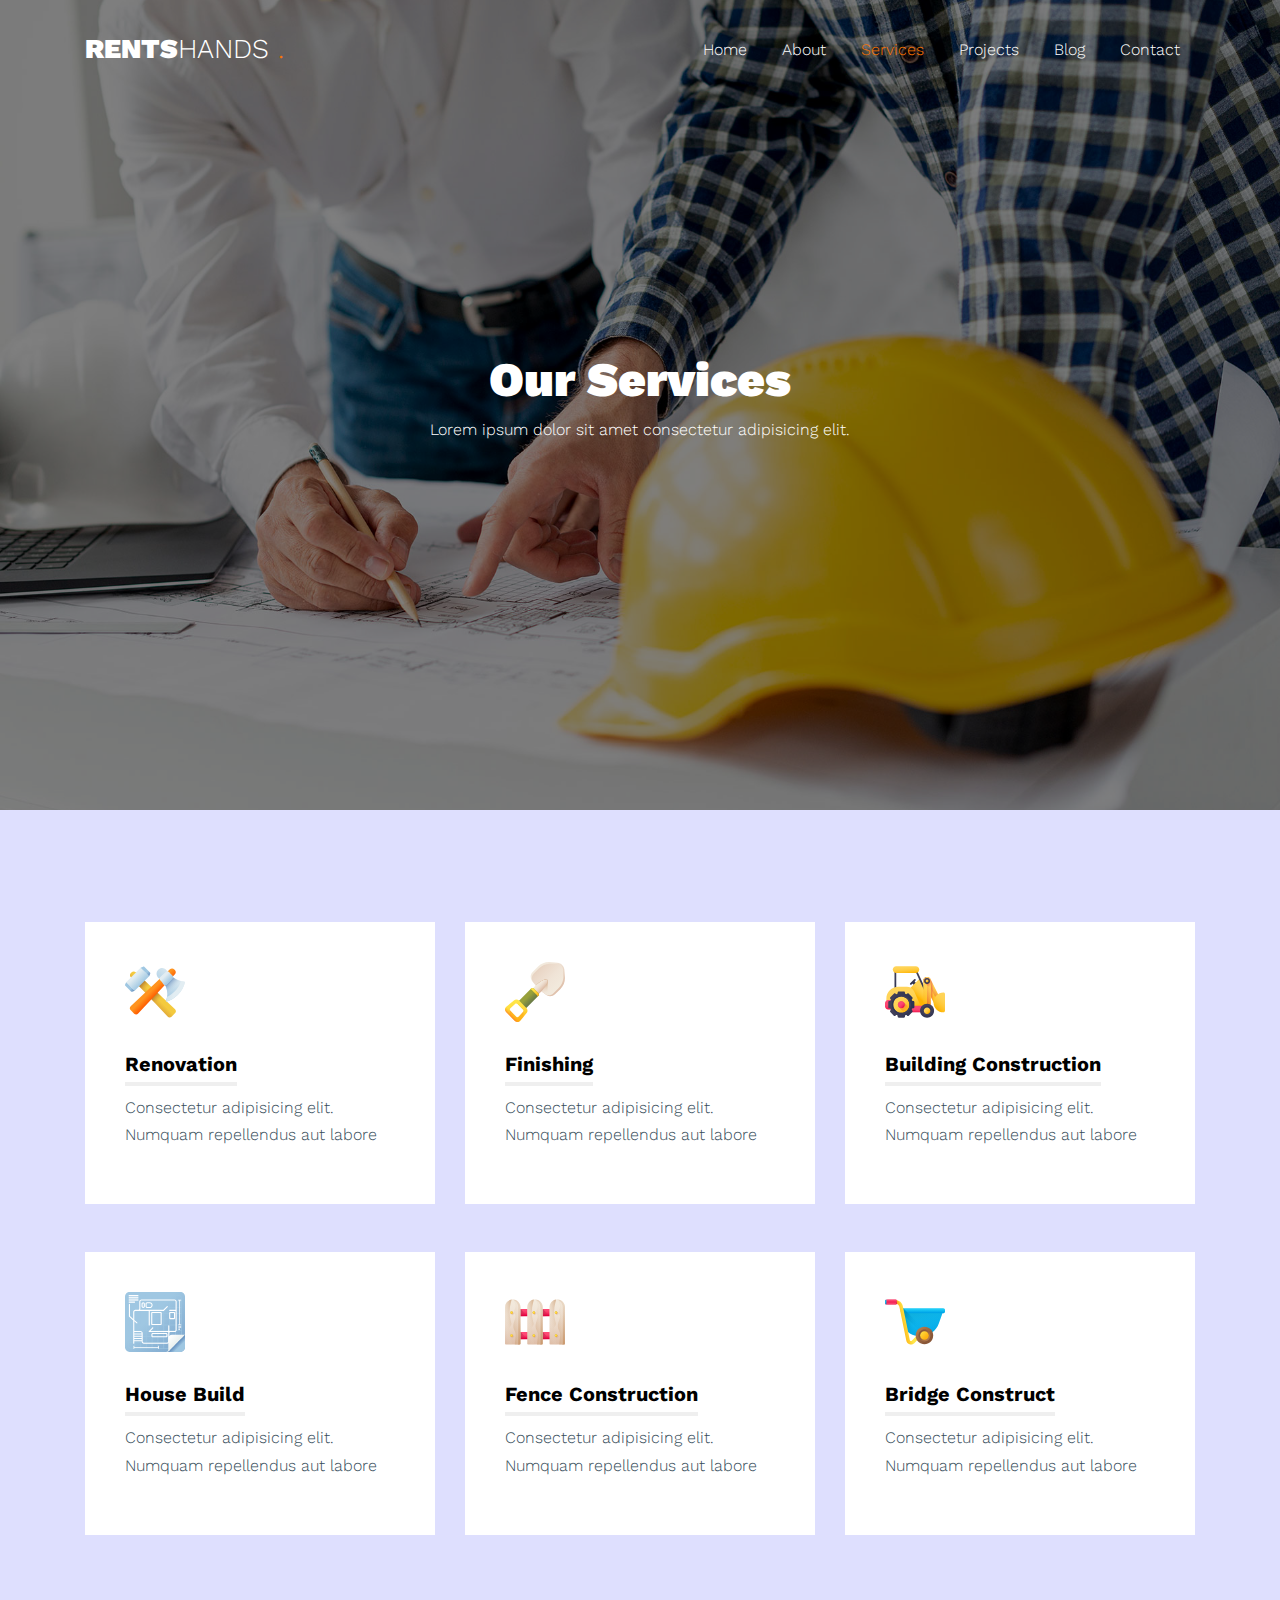
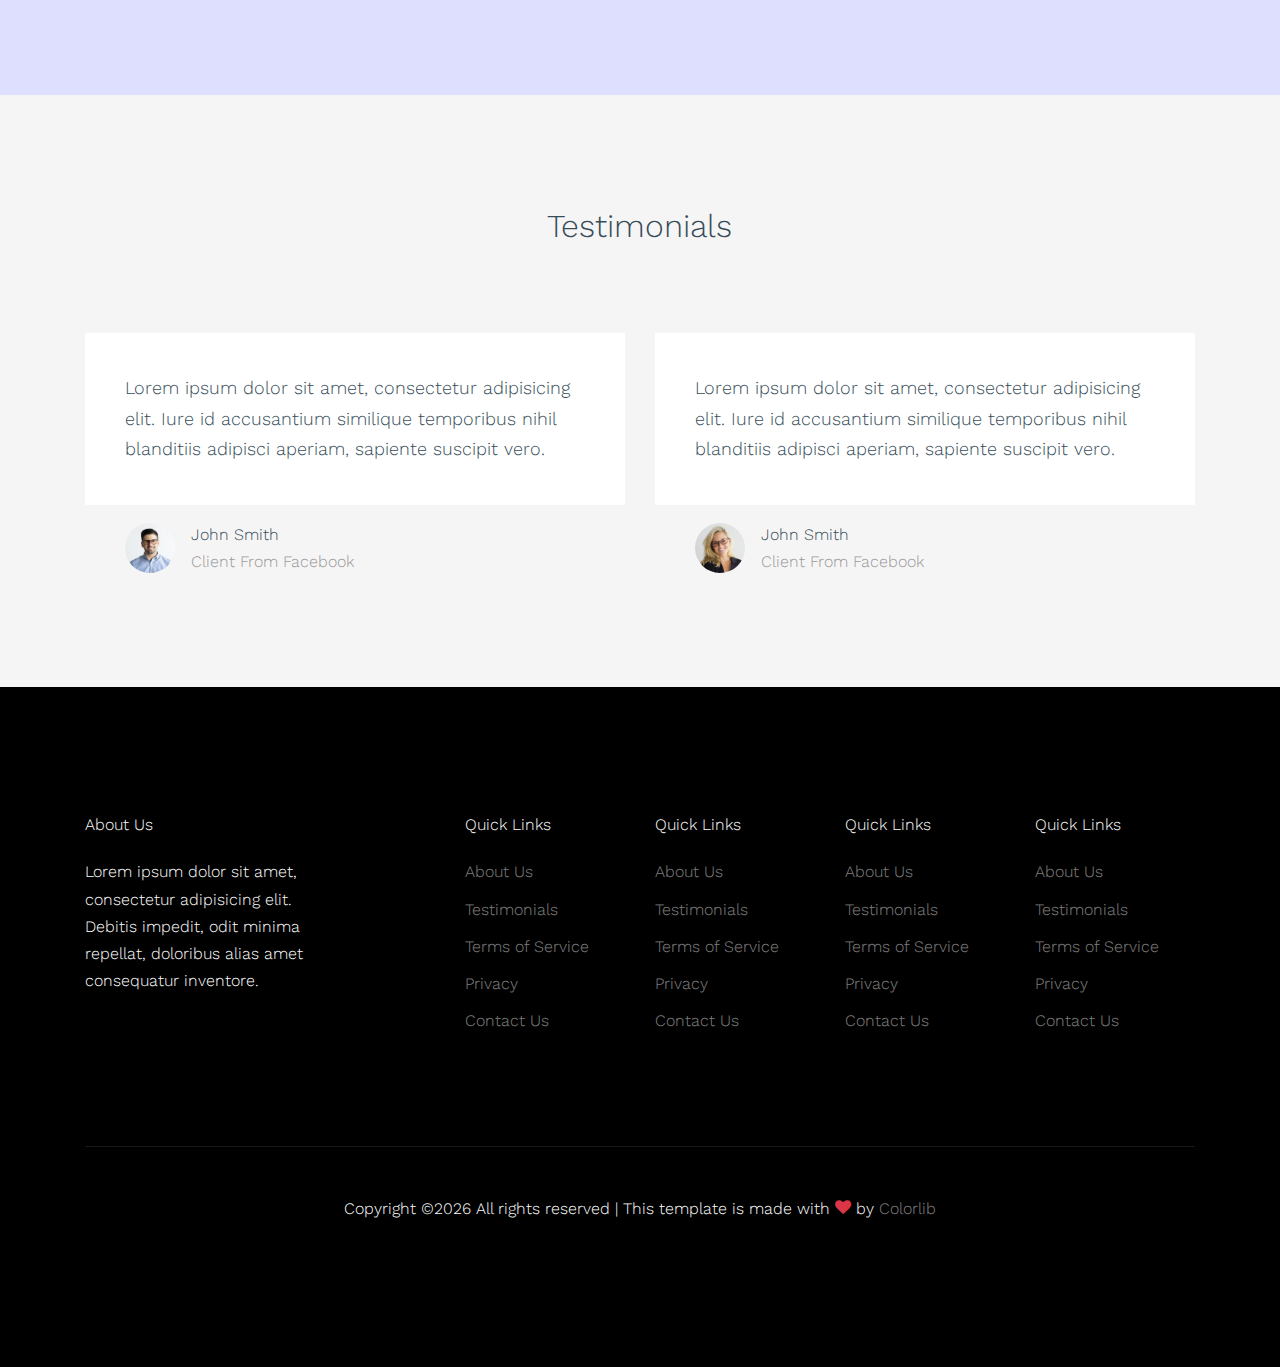
<file: services.html>
<!doctype html>
<html lang="en">

  <head>
    <title>Handyman LA Area</title>
    <meta charset="utf-8">
    <meta name="viewport" content="width=device-width, initial-scale=1, shrink-to-fit=no">

    <link href="https://fonts.googleapis.com/css?family=Work+Sans:400,500,700&display=swap" rel="stylesheet">

    <link rel="stylesheet" href="fonts/icomoon/style.css">

    <link rel="stylesheet" href="css/bootstrap.min.css">
    <link rel="stylesheet" href="css/bootstrap-datepicker.css">
    <link rel="stylesheet" href="css/jquery.fancybox.min.css">
    <link rel="stylesheet" href="css/owl.carousel.min.css">
    <link rel="stylesheet" href="css/owl.theme.default.min.css">
    <link rel="stylesheet" href="fonts/flaticon/font/flaticon.css">
    <link rel="stylesheet" href="css/aos.css">

    <!-- MAIN CSS -->
    <link rel="stylesheet" href="css/style.css">

  </head>

  <body data-spy="scroll" data-target=".site-navbar-target" data-offset="300">

    
    <div class="site-wrap" id="home-section">

      <div class="site-mobile-menu site-navbar-target">
        <div class="site-mobile-menu-header">
          <div class="site-mobile-menu-close mt-3">
            <span class="icon-close2 js-menu-toggle"></span>
          </div>
        </div>
        <div class="site-mobile-menu-body"></div>
      </div>



      <header class="site-navbar site-navbar-target" role="banner">

        <div class="container">
          <div class="row align-items-center position-relative">

            <div class="col-3 ">
              <div class="site-logo">
                <a href="index.html"><strong>rents</strong>hands <span class="text-primary">.</span> </a>
              </div>
            </div>

            <div class="col-9  text-right">
              

              <span class="d-inline-block d-lg-none"><a href="#" class="text-white site-menu-toggle js-menu-toggle py-5 text-white"><span class="icon-menu h3 text-white"></span></a></span>

              

              <nav class="site-navigation text-right ml-auto d-none d-lg-block" role="navigation">
                <ul class="site-menu main-menu js-clone-nav ml-auto ">
                  <li><a href="index.html" class="nav-link">Home</a></li>
                  <li><a href="about.html" class="nav-link">About</a></li>
                  <li class="active"><a href="services.html" class="nav-link">Services</a></li>
                  <li><a href="projects.html" class="nav-link">Projects</a></li>
                  <li><a href="blog.html" class="nav-link">Blog</a></li>
                  <li><a href="contact.html" class="nav-link">Contact</a></li>

                </ul>
              </nav>
            </div>

            
          </div>
        </div>

      </header>


      <div class="ftco-blocks-cover-1">
      <div class="ftco-cover-1 overlay innerpage" style="background-image: url('images/hero_2.jpg')">
        <div class="container">
          <div class="row align-items-center justify-content-center">
            <div class="col-lg-6 text-center">
              <h1>Our Services</h1>
              <p>Lorem ipsum dolor sit amet consectetur adipisicing elit.</p>
            </div>
          </div>
        </div>
      </div>
    </div>

    
    
    <div class="site-section" style="background-color: #dedffe;">
      <div class="container">
        <div class="row align-items-stretch">
          <div class="col-md-6 mb-5 mb-lg-5 col-lg-4">
            <div class="service-2 h-100">
              <div class="svg">
                <img src="images/flaticon/svg/001-renovation.svg" alt="Image" class="">
              </div>

              <h3><span>Renovation</span></h3>
              <p>Consectetur adipisicing elit. Numquam repellendus aut labore</p>

            </div>
          </div>
          <div class="col-md-6 mb-5 mb-lg-5 col-lg-4">
            <div class="service-2 h-100">
              <div class="svg">
                <img src="images/flaticon/svg/002-shovel.svg" alt="Image" class="">
              </div>

              <h3><span>Finishing</span></h3>
              <p>Consectetur adipisicing elit. Numquam repellendus aut labore</p>

            </div>
          </div>
          <div class="col-md-6 mb-5 mb-lg-5 col-lg-4">
            <div class="service-2 h-100">
              <div class="svg">
                <img src="images/flaticon/svg/003-bulldozer.svg" alt="Image" class="">
              </div>

              <h3><span>Building Construction</span></h3>
              <p>Consectetur adipisicing elit. Numquam repellendus aut labore</p>

            </div>
          </div>


          <div class="col-md-6 mb-5 mb-lg-5 col-lg-4">
            <div class="service-2 h-100">
              <div class="svg">
                <img src="images/flaticon/svg/004-house-plan.svg" alt="Image" class="">
              </div>

              <h3><span>House Build</span></h3>
              <p>Consectetur adipisicing elit. Numquam repellendus aut labore</p>

            </div>
          </div>
          <div class="col-md-6 mb-5 mb-lg-5 col-lg-4">
            <div class="service-2 h-100">
              <div class="svg">
                <img src="images/flaticon/svg/005-fence.svg" alt="Image" class="">
              </div>

              <h3><span>Fence Construction</span></h3>
              <p>Consectetur adipisicing elit. Numquam repellendus aut labore</p>

            </div>
          </div>
          <div class="col-md-6 mb-5 mb-lg-5 col-lg-4">
            <div class="service-2 h-100">
              <div class="svg">
                <img src="images/flaticon/svg/006-wheelbarrow.svg" alt="Image" class="">
              </div>

              <h3><span>Bridge Construct</span></h3>
              <p>Consectetur adipisicing elit. Numquam repellendus aut labore</p>

            </div>
          </div>

        </div>
      </div>
    </div>

    
    <div class="site-section bg-light">
      <div class="container">
        <div class="row mb-5">
          <div class="col-md-4 mx-auto">
            <h2 class="line-bottom text-center">Testimonials</h2>
          </div>
        </div>
        <div class="row">
          <div class="col-lg-6">
            <div class="testimonial-3">
              <blockquote>Lorem ipsum dolor sit amet, consectetur adipisicing elit. Iure id accusantium similique temporibus nihil blanditiis adipisci aperiam, sapiente suscipit vero.</blockquote>
              <div class="vcard d-flex align-items-center">
                <div class="img-wrap mr-3">
                  <img src="images/person_1.jpg" alt="Image" class="img-fluid">
                </div>
                <div>
                  <span class="d-block">John Smith</span>
                  <span class="position">Client From Facebook</span>
                </div>
              </div>
            </div>
          </div>
          <div class="col-lg-6">
            <div class="testimonial-3">
              <blockquote>Lorem ipsum dolor sit amet, consectetur adipisicing elit. Iure id accusantium similique temporibus nihil blanditiis adipisci aperiam, sapiente suscipit vero.</blockquote>
              <div class="vcard d-flex align-items-center">
                <div class="img-wrap mr-3">
                  <img src="images/person_2.jpg" alt="Image" class="img-fluid">
                </div>
                <div>
                  <span class="d-block">John Smith</span>
                  <span class="position">Client From Facebook</span>
                </div>
              </div>
            </div>
          </div>
        </div>
      </div>
    </div>

    

    <footer class="site-footer">
      <div class="container">
        <div class="row">
          <div class="col-lg-3">
            <h2 class="footer-heading mb-4">About Us</h2>
                <p>Lorem ipsum dolor sit amet, consectetur adipisicing elit. Debitis impedit, odit minima repellat, doloribus alias amet consequatur inventore.</p>
          </div>
          <div class="col-lg-8 ml-auto">
            <div class="row">
              <div class="col-lg-3">
                <h2 class="footer-heading mb-4">Quick Links</h2>
                <ul class="list-unstyled">
                  <li><a href="#">About Us</a></li>
                  <li><a href="#">Testimonials</a></li>
                  <li><a href="#">Terms of Service</a></li>
                  <li><a href="#">Privacy</a></li>
                  <li><a href="#">Contact Us</a></li>
                </ul>
              </div>
              <div class="col-lg-3">
                <h2 class="footer-heading mb-4">Quick Links</h2>
                <ul class="list-unstyled">
                  <li><a href="#">About Us</a></li>
                  <li><a href="#">Testimonials</a></li>
                  <li><a href="#">Terms of Service</a></li>
                  <li><a href="#">Privacy</a></li>
                  <li><a href="#">Contact Us</a></li>
                </ul>
              </div>
              <div class="col-lg-3">
                <h2 class="footer-heading mb-4">Quick Links</h2>
                <ul class="list-unstyled">
                  <li><a href="#">About Us</a></li>
                  <li><a href="#">Testimonials</a></li>
                  <li><a href="#">Terms of Service</a></li>
                  <li><a href="#">Privacy</a></li>
                  <li><a href="#">Contact Us</a></li>
                </ul>
              </div>
              <div class="col-lg-3">
                <h2 class="footer-heading mb-4">Quick Links</h2>
                <ul class="list-unstyled">
                  <li><a href="#">About Us</a></li>
                  <li><a href="#">Testimonials</a></li>
                  <li><a href="#">Terms of Service</a></li>
                  <li><a href="#">Privacy</a></li>
                  <li><a href="#">Contact Us</a></li>
                </ul>
              </div>
            </div>
          </div>
        </div>
        <div class="row pt-5 mt-5 text-center">
          <div class="col-md-12">
            <div class="border-top pt-5">
              <p>
            <!-- Link back to Colorlib can't be removed. Template is licensed under CC BY 3.0. -->
            Copyright &copy;<script>document.write(new Date().getFullYear());</script> All rights reserved | This template is made with <i class="icon-heart text-danger" aria-hidden="true"></i> by <a href="https://colorlib.com" target="_blank" >Colorlib</a>
            <!-- Link back to Colorlib can't be removed. Template is licensed under CC BY 3.0. -->
            </p>
            </div>
          </div>

        </div>
      </div>
    </footer>

    </div>

    <script src="js/jquery-3.3.1.min.js"></script>
    <script src="js/popper.min.js"></script>
    <script src="js/bootstrap.min.js"></script>
    <script src="js/owl.carousel.min.js"></script>
    <script src="js/jquery.sticky.js"></script>
    <script src="js/jquery.waypoints.min.js"></script>
    <script src="js/jquery.animateNumber.min.js"></script>
    <script src="js/jquery.fancybox.min.js"></script>
    <script src="js/jquery.easing.1.3.js"></script>
    <script src="js/bootstrap-datepicker.min.js"></script>
    <script src="js/aos.js"></script>

    <script src="js/main.js"></script>

  </body>

</html>
</file>
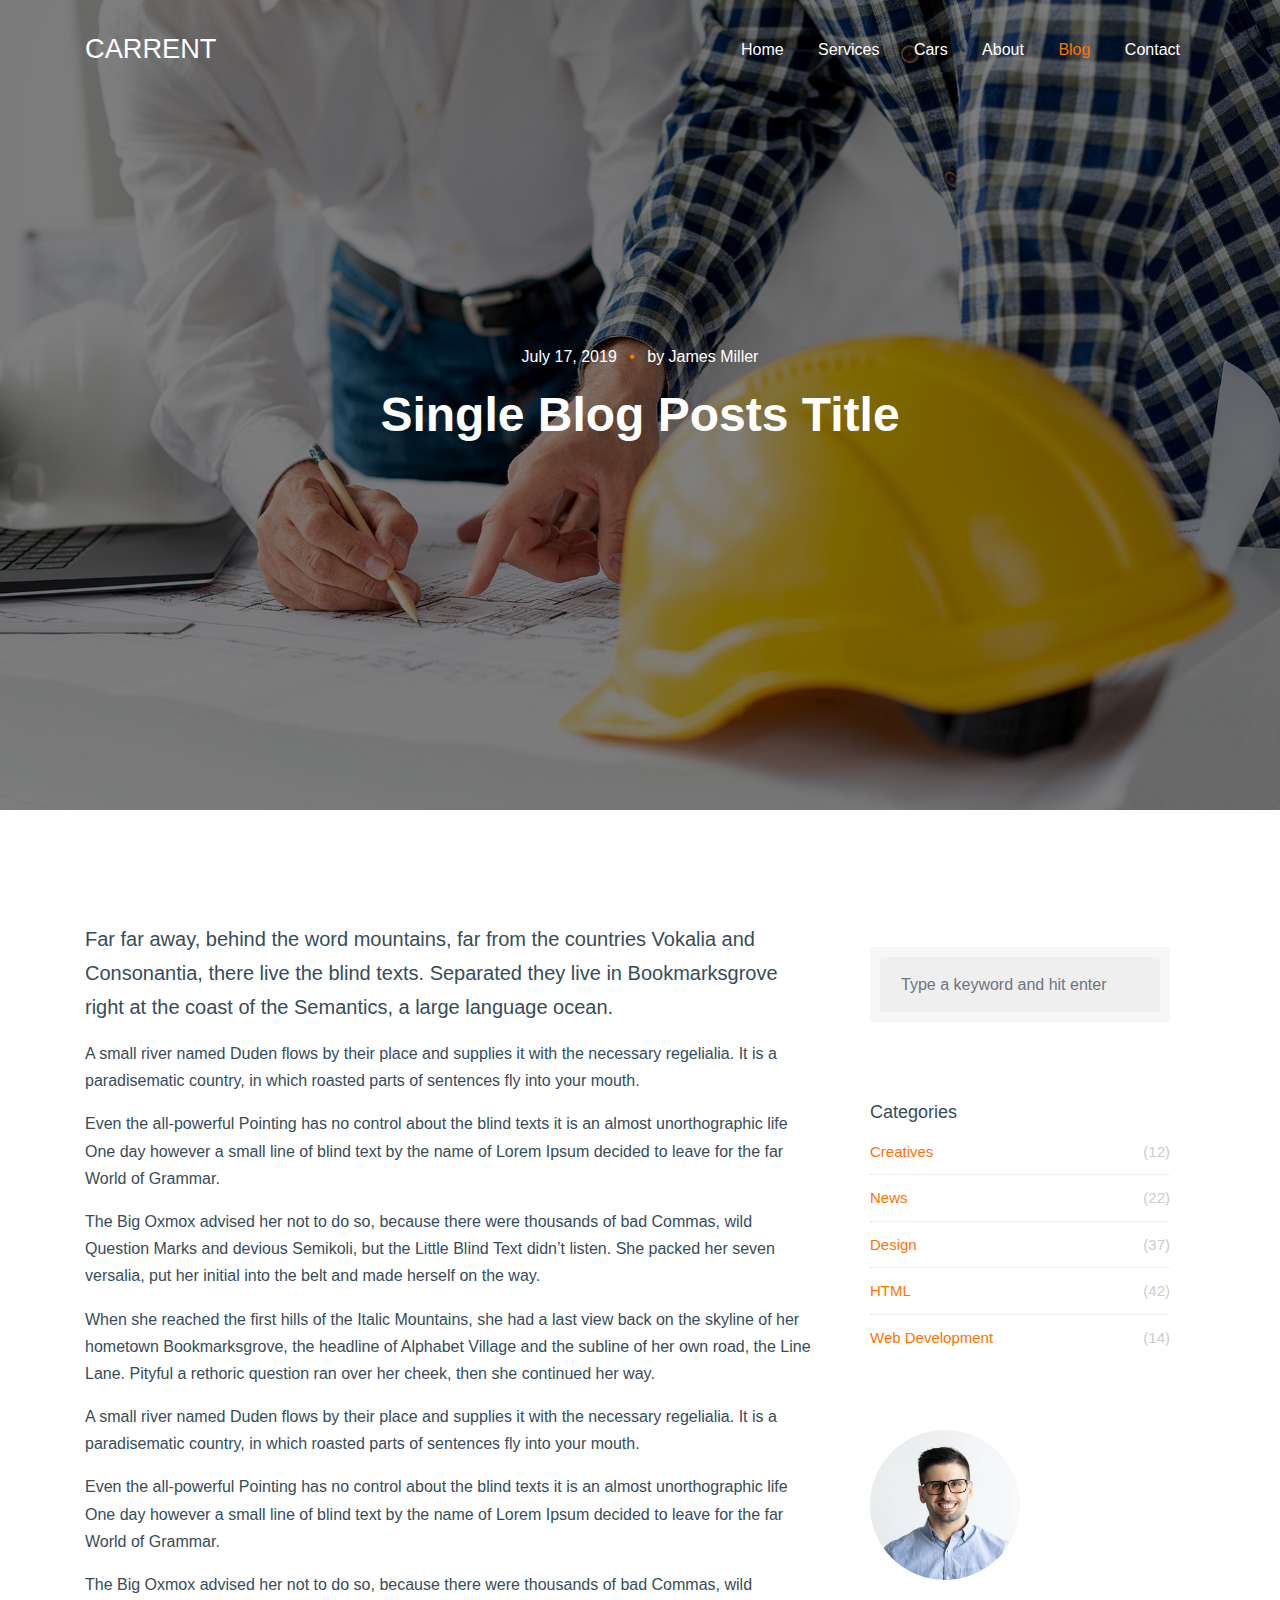
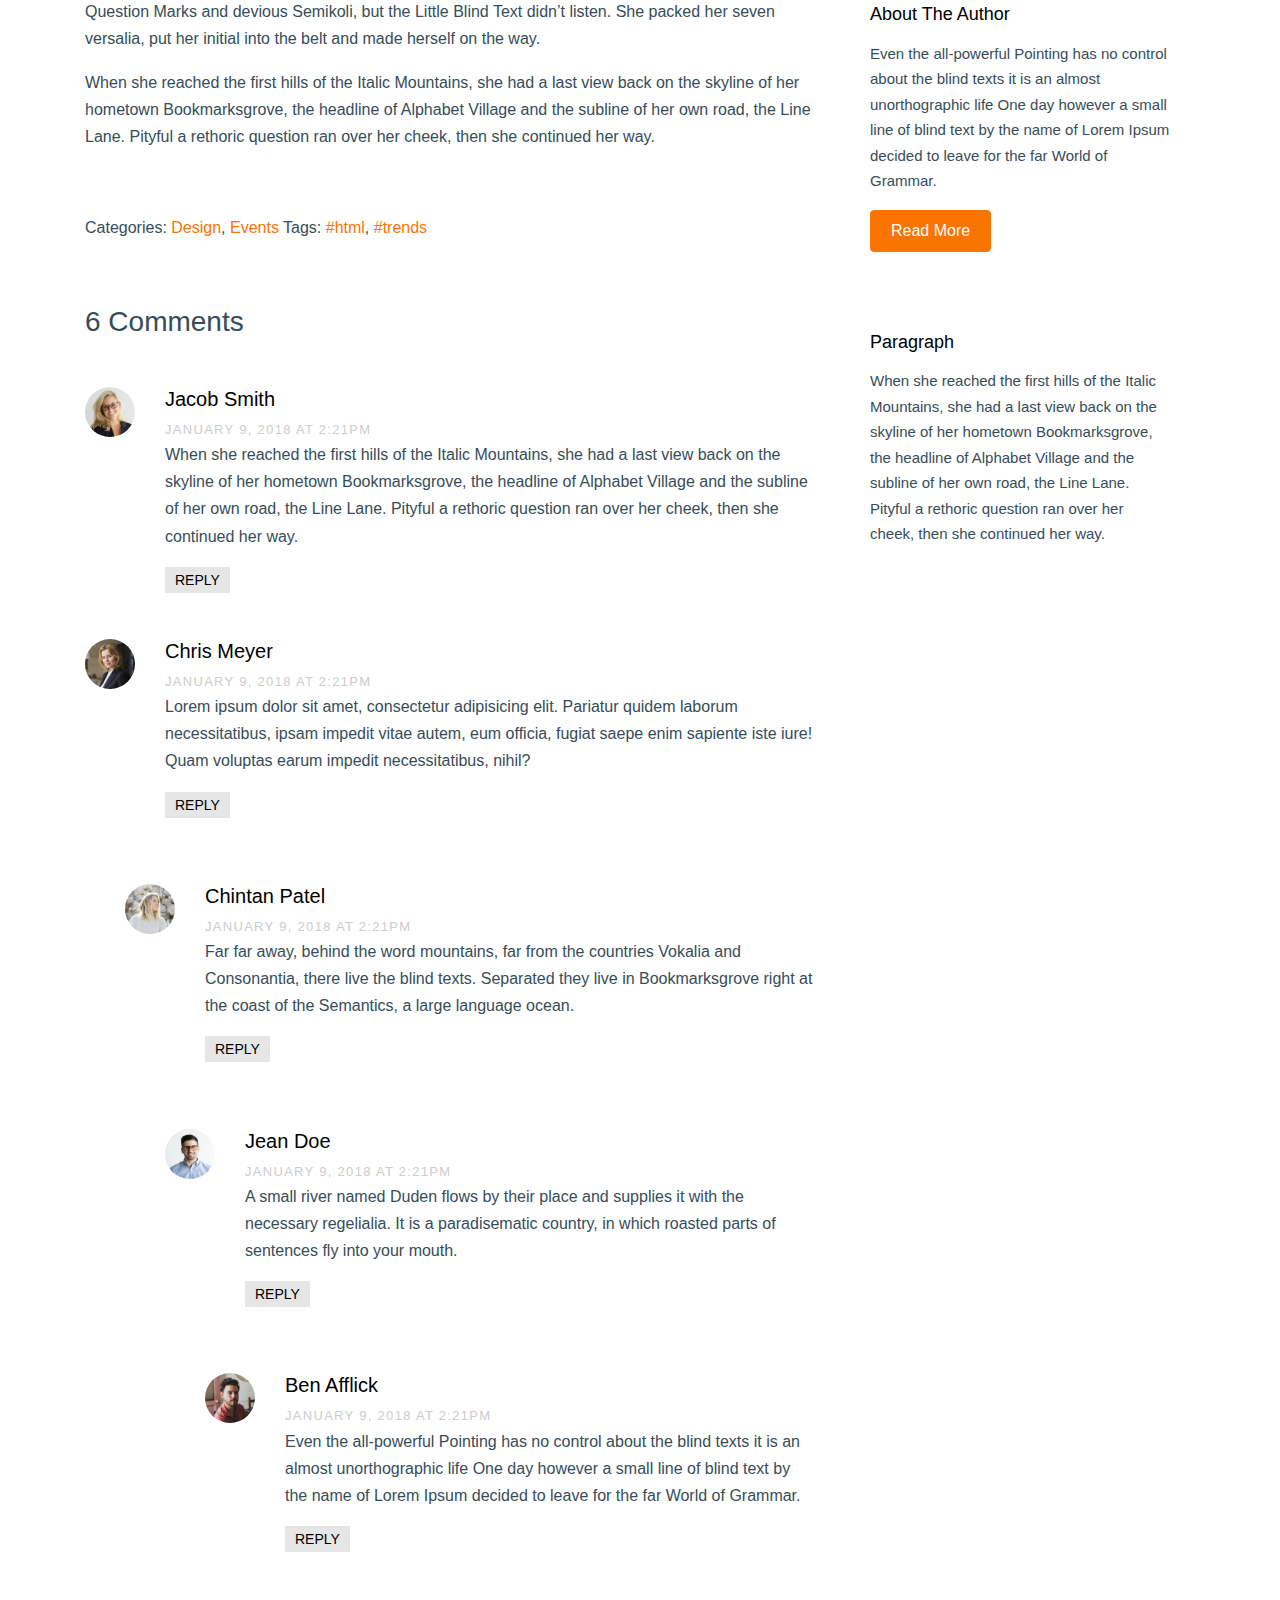
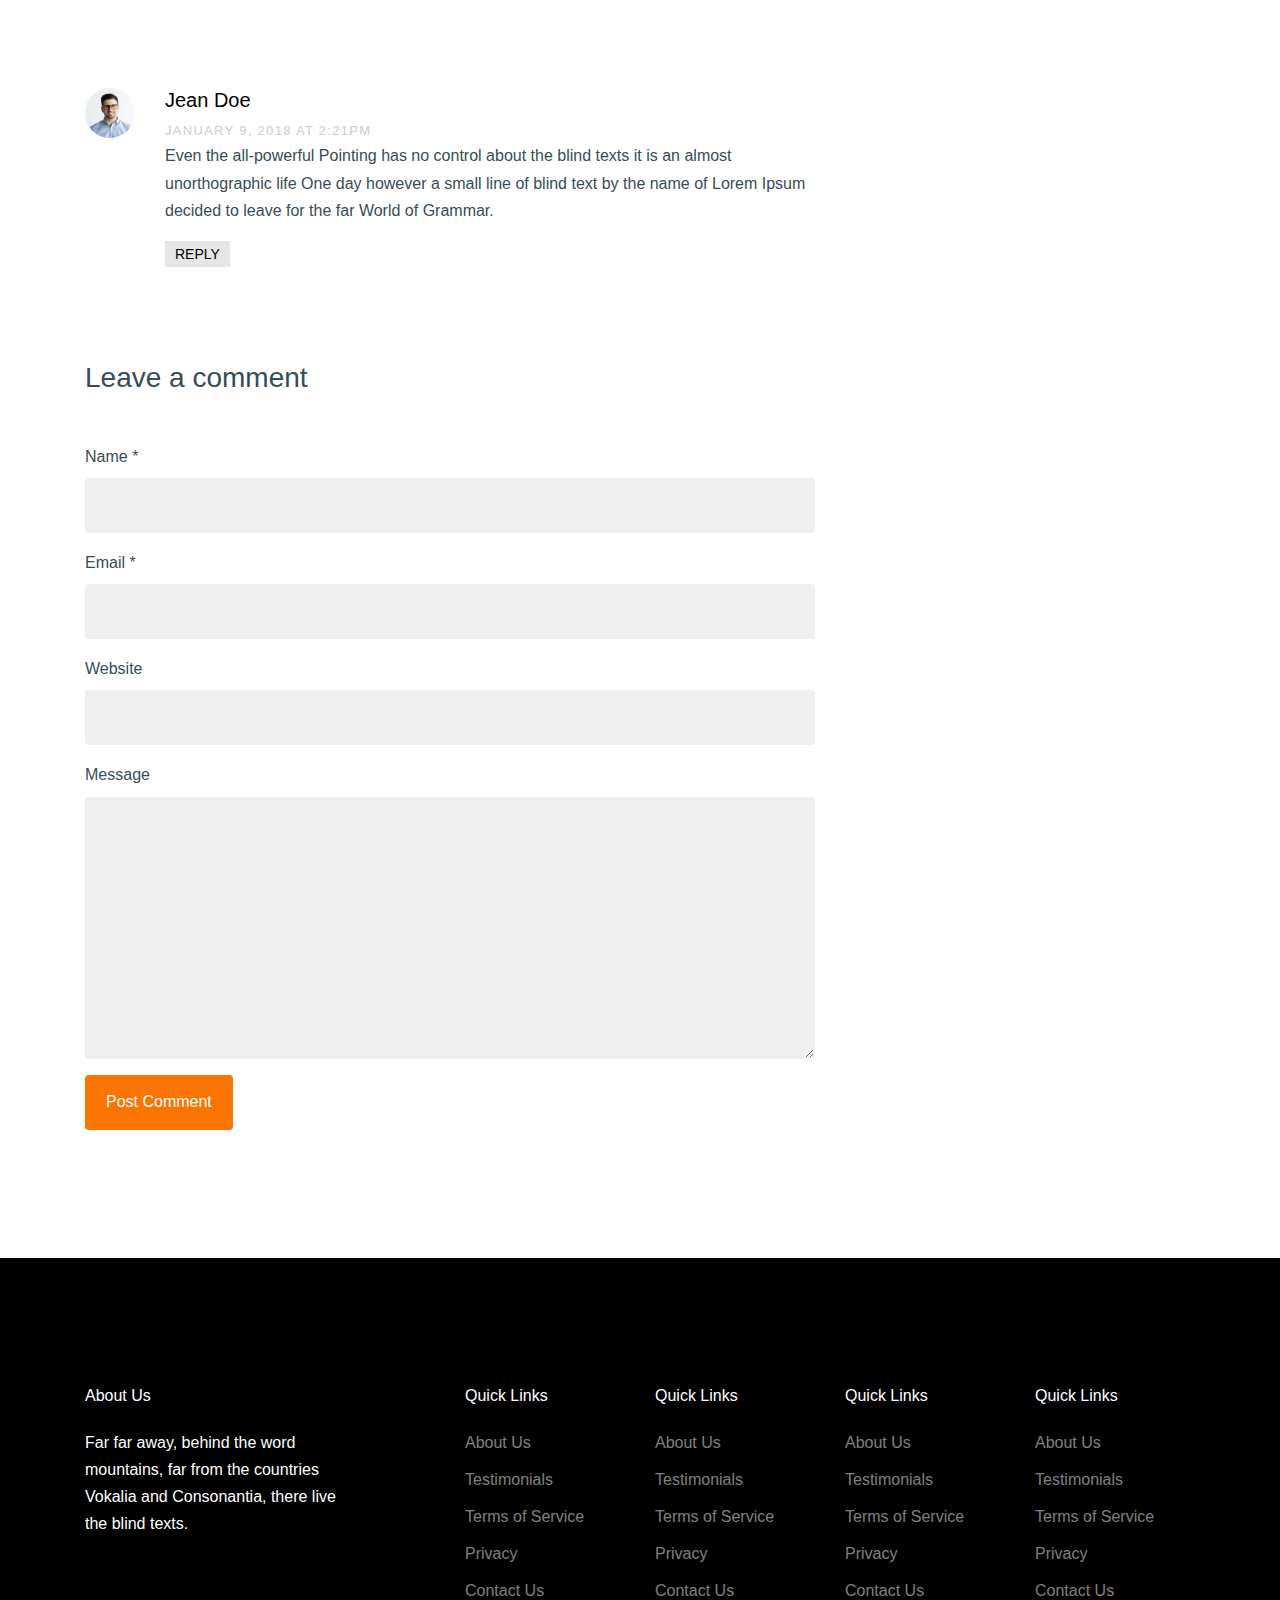
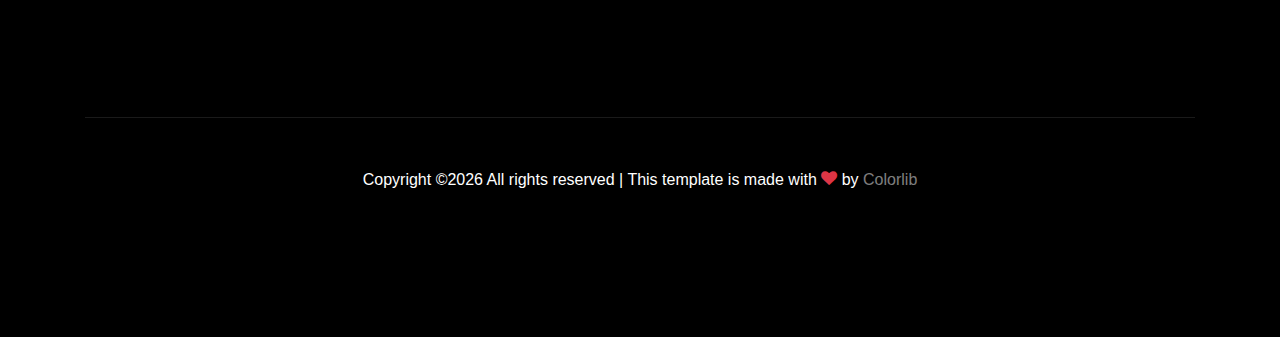
<file: single.html>
<!doctype html>
<html lang="en">

  <head>
    <title>Handyman LA Area</title>
    <meta charset="utf-8">
    <meta name="viewport" content="width=device-width, initial-scale=1, shrink-to-fit=no">

    <link href="https://fonts.googleapis.com/css?family=DM+Sans:300,400,700&display=swap" rel="stylesheet">

    <link rel="stylesheet" href="fonts/icomoon/style.css">

    <link rel="stylesheet" href="css/bootstrap.min.css">
    <link rel="stylesheet" href="css/bootstrap-datepicker.css">
    <link rel="stylesheet" href="css/jquery.fancybox.min.css">
    <link rel="stylesheet" href="css/owl.carousel.min.css">
    <link rel="stylesheet" href="css/owl.theme.default.min.css">
    <link rel="stylesheet" href="fonts/flaticon/font/flaticon.css">
    <link rel="stylesheet" href="css/aos.css">

    <!-- MAIN CSS -->
    <link rel="stylesheet" href="css/style.css">

  </head>

  <body data-spy="scroll" data-target=".site-navbar-target" data-offset="300">

    
    <div class="site-wrap" id="home-section">

      <div class="site-mobile-menu site-navbar-target">
        <div class="site-mobile-menu-header">
          <div class="site-mobile-menu-close mt-3">
            <span class="icon-close2 js-menu-toggle"></span>
          </div>
        </div>
        <div class="site-mobile-menu-body"></div>
      </div>



      <header class="site-navbar site-navbar-target" role="banner">

        <div class="container">
          <div class="row align-items-center position-relative">

            <div class="col-3 ">
              <div class="site-logo">
                <a href="index.html">CarRent</a>
              </div>
            </div>

            <div class="col-9  text-right">
              

              <span class="d-inline-block d-lg-none"><a href="#" class="text-white site-menu-toggle js-menu-toggle py-5 text-white"><span class="icon-menu h3 text-white"></span></a></span>

              

              <nav class="site-navigation text-right ml-auto d-none d-lg-block" role="navigation">
                <ul class="site-menu main-menu js-clone-nav ml-auto ">
                  <li><a href="index.html" class="nav-link">Home</a></li>
                  <li><a href="services.html" class="nav-link">Services</a></li>
                  <li><a href="cars.html" class="nav-link">Cars</a></li>
                  <li><a href="about.html" class="nav-link">About</a></li>
                  <li class="active"><a href="blog.html" class="nav-link">Blog</a></li>
                  <li><a href="contact.html" class="nav-link">Contact</a></li>
                </ul>
              </nav>
            </div>

            
          </div>
        </div>

      </header>

    <div class="ftco-blocks-cover-1">
      <div class="ftco-cover-1 innerpage overlay" style="background-image: url('images/hero_2.jpg')">
        <div class="container">
          <div class="row align-items-center justify-content-center">
            <div class="col-lg-6 text-center">
              <span class="d-block mb-3 text-white" data-aos="fade-up">July 17, 2019 <span class="mx-2 text-primary">&bullet;</span> by James Miller</span>
                <h1 class="mb-4" data-aos="fade-up" data-aos-delay="100">Single Blog Posts Title</h1>
            </div>
          </div>
        </div>
      </div>
    </div>


    <div class="site-section">
      <div class="container">
        <div class="row">
          <div class="col-md-8 blog-content">
            <p class="lead">Far far away, behind the word mountains, far from the countries Vokalia and Consonantia, there live the blind texts. Separated they live in Bookmarksgrove right at the coast of the Semantics, a large language ocean.</p>
            <p>A small river named Duden flows by their place and supplies it with the necessary regelialia. It is a paradisematic country, in which roasted parts of sentences fly into your mouth.</p>

            <blockquote><p>Even the all-powerful Pointing has no control about the blind texts it is an almost unorthographic life One day however a small line of blind text by the name of Lorem Ipsum decided to leave for the far World of Grammar.</p></blockquote>

            <p>The Big Oxmox advised her not to do so, because there were thousands of bad Commas, wild Question Marks and devious Semikoli, but the Little Blind Text didn’t listen. She packed her seven versalia, put her initial into the belt and made herself on the way.</p>

            <p>When she reached the first hills of the Italic Mountains, she had a last view back on the skyline of her hometown Bookmarksgrove, the headline of Alphabet Village and the subline of her own road, the Line Lane. Pityful a rethoric question ran over her cheek, then she continued her way.</p>

            <p>A small river named Duden flows by their place and supplies it with the necessary regelialia. It is a paradisematic country, in which roasted parts of sentences fly into your mouth.</p>

            <blockquote><p>Even the all-powerful Pointing has no control about the blind texts it is an almost unorthographic life One day however a small line of blind text by the name of Lorem Ipsum decided to leave for the far World of Grammar.</p></blockquote>

            <p>The Big Oxmox advised her not to do so, because there were thousands of bad Commas, wild Question Marks and devious Semikoli, but the Little Blind Text didn’t listen. She packed her seven versalia, put her initial into the belt and made herself on the way.</p>
            
            <p>When she reached the first hills of the Italic Mountains, she had a last view back on the skyline of her hometown Bookmarksgrove, the headline of Alphabet Village and the subline of her own road, the Line Lane. Pityful a rethoric question ran over her cheek, then she continued her way.</p>


            <div class="pt-5">
              <p>Categories:  <a href="#">Design</a>, <a href="#">Events</a>  Tags: <a href="#">#html</a>, <a href="#">#trends</a></p>
            </div>


            <div class="pt-5">
              <h3 class="mb-5">6 Comments</h3>
              <ul class="comment-list">
                <li class="comment">
                  <div class="vcard bio">
                    <img src="images/person_2.jpg" alt="Free Website Template by Free-Template.co">
                  </div>
                  <div class="comment-body">
                    <h3>Jacob Smith</h3>
                    <div class="meta">January 9, 2018 at 2:21pm</div>
                    <p>When she reached the first hills of the Italic Mountains, she had a last view back on the skyline of her hometown Bookmarksgrove, the headline of Alphabet Village and the subline of her own road, the Line Lane. Pityful a rethoric question ran over her cheek, then she continued her way.</p>
                    <p><a href="#" class="reply">Reply</a></p>
                  </div>
                </li>

                <li class="comment">
                  <div class="vcard bio">
                    <img src="images/person_3.jpg" alt="Free Website Template by Free-Template.co">
                  </div>
                  <div class="comment-body">
                    <h3>Chris Meyer</h3>
                    <div class="meta">January 9, 2018 at 2:21pm</div>
                    <p>Lorem ipsum dolor sit amet, consectetur adipisicing elit. Pariatur quidem laborum necessitatibus, ipsam impedit vitae autem, eum officia, fugiat saepe enim sapiente iste iure! Quam voluptas earum impedit necessitatibus, nihil?</p>
                    <p><a href="#" class="reply">Reply</a></p>
                  </div>

                  <ul class="children">
                    <li class="comment">
                      <div class="vcard bio">
                        <img src="images/person_5.jpg" alt="Free Website Template by Free-Template.co">
                      </div>
                      <div class="comment-body">
                        <h3>Chintan Patel</h3>
                        <div class="meta">January 9, 2018 at 2:21pm</div>
                        <p>Far far away, behind the word mountains, far from the countries Vokalia and Consonantia, there live the blind texts. Separated they live in Bookmarksgrove right at the coast of the Semantics, a large language ocean.</p>
                        <p><a href="#" class="reply">Reply</a></p>
                      </div>


                      <ul class="children">
                        <li class="comment">
                          <div class="vcard bio">
                            <img src="images/person_1.jpg" alt="Free Website Template by Free-Template.co">
                          </div>
                          <div class="comment-body">
                            <h3>Jean Doe</h3>
                            <div class="meta">January 9, 2018 at 2:21pm</div>
                            <p>A small river named Duden flows by their place and supplies it with the necessary regelialia. It is a paradisematic country, in which roasted parts of sentences fly into your mouth.</p>
                            <p><a href="#" class="reply">Reply</a></p>
                          </div>

                            <ul class="children">
                              <li class="comment">
                                <div class="vcard bio">
                                  <img src="images/person_4.jpg" alt="Free Website Template by Free-Template.co">
                                </div>
                                <div class="comment-body">
                                  <h3>Ben Afflick</h3>
                                  <div class="meta">January 9, 2018 at 2:21pm</div>
                                  <p>Even the all-powerful Pointing has no control about the blind texts it is an almost unorthographic life One day however a small line of blind text by the name of Lorem Ipsum decided to leave for the far World of Grammar.</p>
                                  <p><a href="#" class="reply">Reply</a></p>
                                </div>
                              </li>
                            </ul>
                        </li>
                      </ul>
                    </li>
                  </ul>
                </li>

                <li class="comment">
                  <div class="vcard bio">
                    <img src="images/person_1.jpg" alt="Free Website Template by Free-Template.co">
                  </div>
                  <div class="comment-body">
                    <h3>Jean Doe</h3>
                    <div class="meta">January 9, 2018 at 2:21pm</div>
                    <p>Even the all-powerful Pointing has no control about the blind texts it is an almost unorthographic life One day however a small line of blind text by the name of Lorem Ipsum decided to leave for the far World of Grammar.</p>
                    <p><a href="#" class="reply">Reply</a></p>
                  </div>
                </li>
              </ul>
              <!-- END comment-list -->
              
              <div class="comment-form-wrap pt-5">
                <h3 class="mb-5">Leave a comment</h3>
                <form action="#" class="">
                  <div class="form-group">
                    <label for="name">Name *</label>
                    <input type="text" class="form-control" id="name">
                  </div>
                  <div class="form-group">
                    <label for="email">Email *</label>
                    <input type="email" class="form-control" id="email">
                  </div>
                  <div class="form-group">
                    <label for="website">Website</label>
                    <input type="url" class="form-control" id="website">
                  </div>

                  <div class="form-group">
                    <label for="message">Message</label>
                    <textarea name="" id="message" cols="30" rows="10" class="form-control"></textarea>
                  </div>
                  <div class="form-group">
                    <input type="submit" value="Post Comment" class="btn btn-primary btn-md text-white">
                  </div>

                </form>
              </div>
            </div>

          </div>
          <div class="col-md-4 sidebar">
            <div class="sidebar-box">
              <form action="#" class="search-form">
                <div class="form-group">
                  <span class="icon fa fa-search"></span>
                  <input type="text" class="form-control" placeholder="Type a keyword and hit enter">
                </div>
              </form>
            </div>
            <div class="sidebar-box">
              <div class="categories">
                <h3>Categories</h3>
                <li><a href="#">Creatives <span>(12)</span></a></li>
                <li><a href="#">News <span>(22)</span></a></li>
                <li><a href="#">Design <span>(37)</span></a></li>
                <li><a href="#">HTML <span>(42)</span></a></li>
                <li><a href="#">Web Development <span>(14)</span></a></li>
              </div>
            </div>
            <div class="sidebar-box">
              <img src="images/person_1.jpg" alt="Free Website Template by Free-Template.co" class="img-fluid mb-4 w-50 rounded-circle">
              <h3 class="text-black">About The Author</h3>
              <p>Even the all-powerful Pointing has no control about the blind texts it is an almost unorthographic life One day however a small line of blind text by the name of Lorem Ipsum decided to leave for the far World of Grammar.</p>
              <p><a href="#" class="btn btn-primary btn-md text-white">Read More</a></p>
            </div>

            <div class="sidebar-box">
              <h3 class="text-black">Paragraph</h3>
              <p>When she reached the first hills of the Italic Mountains, she had a last view back on the skyline of her hometown Bookmarksgrove, the headline of Alphabet Village and the subline of her own road, the Line Lane. Pityful a rethoric question ran over her cheek, then she continued her way.</p>
            </div>
          </div>
        </div>
      </div>
    </div>

    

    <footer class="site-footer">
      <div class="container">
        <div class="row">
          <div class="col-lg-3">
            <h2 class="footer-heading mb-4">About Us</h2>
                <p>Far far away, behind the word mountains, far from the countries Vokalia and Consonantia, there live the blind texts. </p>
          </div>
          <div class="col-lg-8 ml-auto">
            <div class="row">
              <div class="col-lg-3">
                <h2 class="footer-heading mb-4">Quick Links</h2>
                <ul class="list-unstyled">
                  <li><a href="#">About Us</a></li>
                  <li><a href="#">Testimonials</a></li>
                  <li><a href="#">Terms of Service</a></li>
                  <li><a href="#">Privacy</a></li>
                  <li><a href="#">Contact Us</a></li>
                </ul>
              </div>
              <div class="col-lg-3">
                <h2 class="footer-heading mb-4">Quick Links</h2>
                <ul class="list-unstyled">
                  <li><a href="#">About Us</a></li>
                  <li><a href="#">Testimonials</a></li>
                  <li><a href="#">Terms of Service</a></li>
                  <li><a href="#">Privacy</a></li>
                  <li><a href="#">Contact Us</a></li>
                </ul>
              </div>
              <div class="col-lg-3">
                <h2 class="footer-heading mb-4">Quick Links</h2>
                <ul class="list-unstyled">
                  <li><a href="#">About Us</a></li>
                  <li><a href="#">Testimonials</a></li>
                  <li><a href="#">Terms of Service</a></li>
                  <li><a href="#">Privacy</a></li>
                  <li><a href="#">Contact Us</a></li>
                </ul>
              </div>
              <div class="col-lg-3">
                <h2 class="footer-heading mb-4">Quick Links</h2>
                <ul class="list-unstyled">
                  <li><a href="#">About Us</a></li>
                  <li><a href="#">Testimonials</a></li>
                  <li><a href="#">Terms of Service</a></li>
                  <li><a href="#">Privacy</a></li>
                  <li><a href="#">Contact Us</a></li>
                </ul>
              </div>
            </div>
          </div>
        </div>
        <div class="row pt-5 mt-5 text-center">
          <div class="col-md-12">
            <div class="border-top pt-5">
              <p>
            <!-- Link back to Colorlib can't be removed. Template is licensed under CC BY 3.0. -->
            Copyright &copy;<script>document.write(new Date().getFullYear());</script> All rights reserved | This template is made with <i class="icon-heart text-danger" aria-hidden="true"></i> by <a href="https://colorlib.com" target="_blank" >Colorlib</a>
            <!-- Link back to Colorlib can't be removed. Template is licensed under CC BY 3.0. -->
            </p>
            </div>
          </div>

        </div>
      </div>
    </footer>

    </div>

    <script src="js/jquery-3.3.1.min.js"></script>
    <script src="js/popper.min.js"></script>
    <script src="js/bootstrap.min.js"></script>
    <script src="js/owl.carousel.min.js"></script>
    <script src="js/jquery.sticky.js"></script>
    <script src="js/jquery.waypoints.min.js"></script>
    <script src="js/jquery.animateNumber.min.js"></script>
    <script src="js/jquery.fancybox.min.js"></script>
    <script src="js/jquery.easing.1.3.js"></script>
    <script src="js/bootstrap-datepicker.min.js"></script>
    <script src="js/aos.js"></script>

    <script src="js/main.js"></script>

  </body>

</html>
</file>
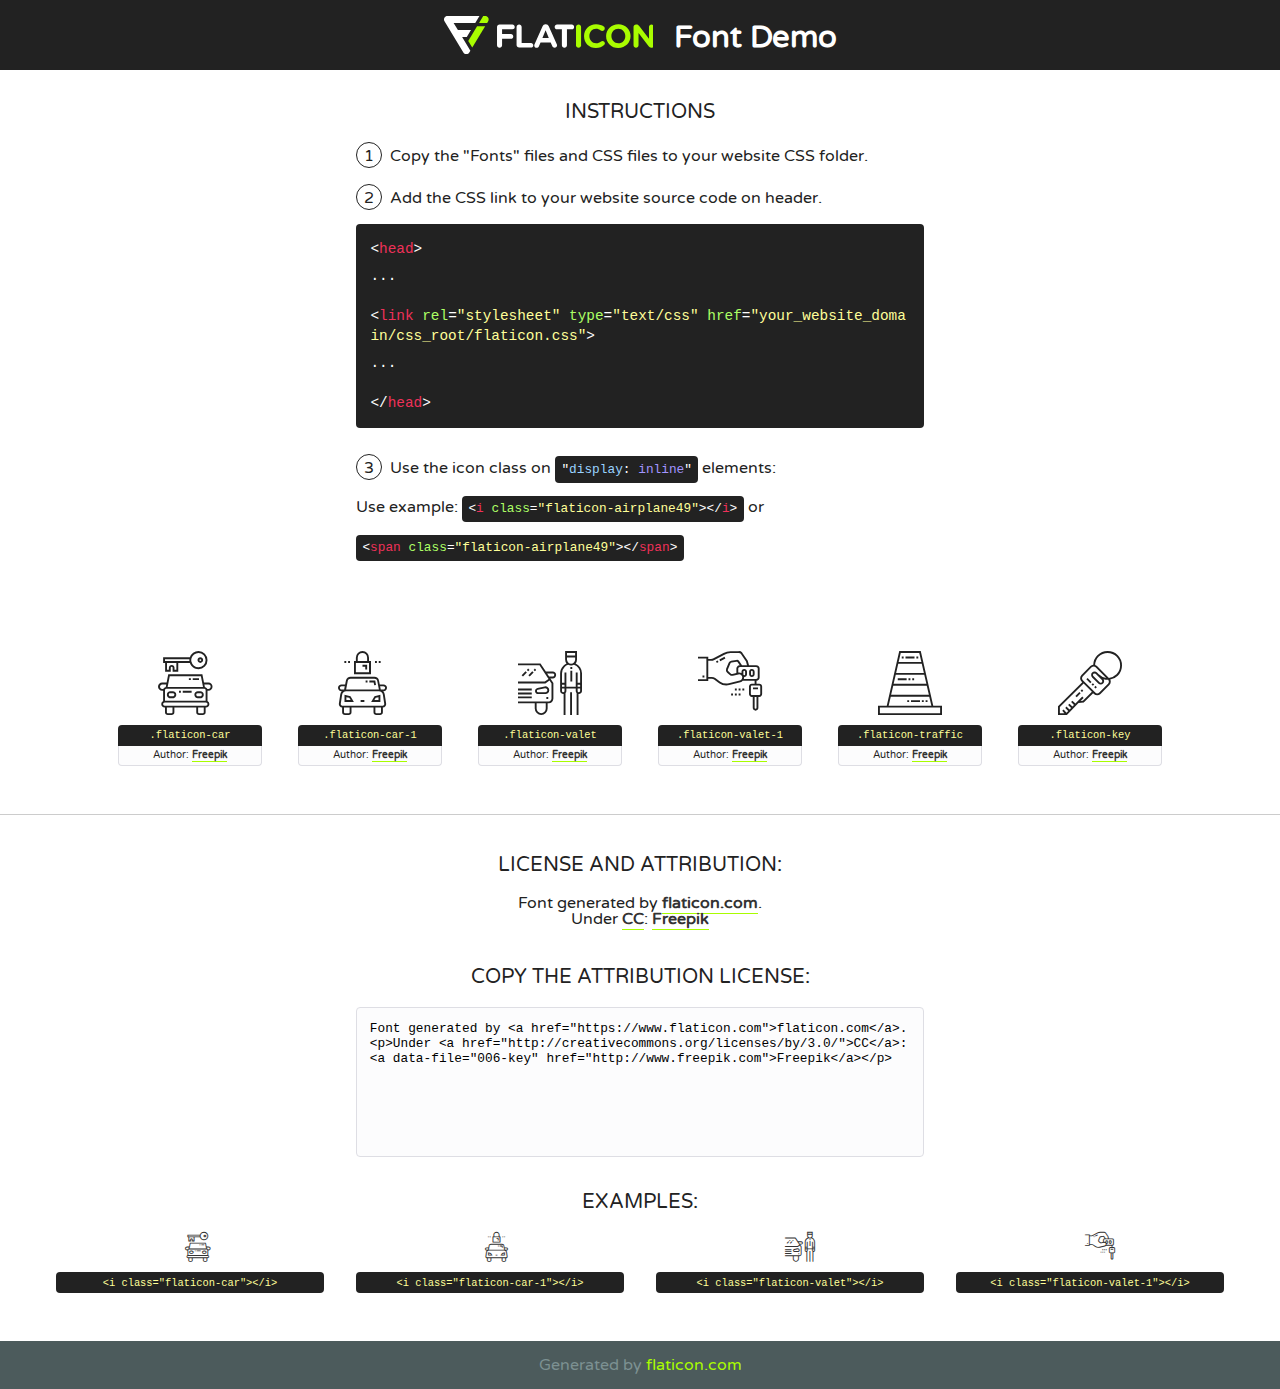
<file: fonts/flaticon/font/flaticon.html>
<!DOCTYPE html>
<!--
  Flaticon icon font: Flaticon
  Creation date: 18/07/2019 07:36
-->
<html>
<!DOCTYPE html>
<html>

<head>
    <title>Flaticon WebFont</title>
    <link href="http://fonts.googleapis.com/css?family=Varela+Round" rel="stylesheet" type="text/css" />
    <link rel="stylesheet" type="text/css" href="flaticon.css">
    <meta charset="UTF-8">
    <style>
    html, body, div, span, applet, object, iframe,
    h1, h2, h3, h4, h5, h6, p, blockquote, pre,
    a, abbr, acronym, address, big, cite, code,
    del, dfn, em, img, ins, kbd, q, s, samp,
    small, strike, strong, sub, sup, tt, var,
    b, u, i, center,
    dl, dt, dd, ol, ul, li,
    fieldset, form, label, legend,
    table, caption, tbody, tfoot, thead, tr, th, td,
    article, aside, canvas, details, embed, 
    figure, figcaption, footer, header, hgroup, 
    menu, nav, output, ruby, section, summary,
    time, mark, audio, video {
        margin: 0;
        padding: 0;
        border: 0;
        font-size: 100%;
        font: inherit;
        vertical-align: baseline;
    }
    /* HTML5 display-role reset for older browsers */
    article, aside, details, figcaption, figure, 
    footer, header, hgroup, menu, nav, section {
        display: block;
    }
    body {
        line-height: 1;
    }
    ol, ul {
        list-style: none;
    }
    blockquote, q {
        quotes: none;
    }
    blockquote:before, blockquote:after,
    q:before, q:after {
        content: '';
        content: none;
    }
    table {
        border-collapse: collapse;
        border-spacing: 0;
    }
    body {
        font-family: 'Varela Round', Helvetica, Arial, sans-serif;
        font-size: 16px;
        color: #222;
    }
    a {
        color: #333;
        border-bottom: 1px solid #a9fd00;
        font-weight: bold;
        text-decoration: none;
    }
    * {
        -moz-box-sizing: border-box;
        -webkit-box-sizing: border-box;
        box-sizing: border-box;
        margin: 0;
        padding: 0;
    }
    [class^="flaticon-"]:before, [class*=" flaticon-"]:before, [class^="flaticon-"]:after, [class*=" flaticon-"]:after {
        font-family: Flaticon;
        font-size: 30px;
        font-style: normal;
        margin-left: 20px;
        color: #333;
    }
    .wrapper {
        max-width: 600px;
        margin: auto;
        padding: 0 1em;
    }
    .title {
        font-size: 1.25em;
        text-align: center;
        margin-bottom: 1em;
        text-transform: uppercase;
    }
    header {
        text-align: center;
        background-color: #222;
        color: #fff;
        padding: 1em;
    }
    header .logo {
        width: 210px;
        height: 38px;
        display: inline-block;
        vertical-align: middle;
        margin-right: 1em;
        border: none;
    }
    header strong {
        font-size: 1.95em;
        font-weight: bold;
        vertical-align: middle;
        margin-top: 5px;
        display: inline-block;
    }
    .demo {
        margin: 2em auto;
        line-height: 1.25em;
    }
    .demo ul li {
        margin-bottom: 1em;
    }
    .demo ul li .num {
        color: #222;
        border-radius: 20px;
        display: inline-block;
        width: 26px;
        padding: 3px;
        height: 26px;
        text-align: center;
        margin-right: 0.5em;
        border: 1px solid #222;
    }
    .demo ul li code {
        background-color: #222;
        border-radius: 4px;
        padding: 0.25em 0.5em;
        display: inline-block;
        color: #fff;
        font-family: Consolas,Monaco,Lucida Console,Liberation Mono,DejaVu Sans Mono,Bitstream Vera Sans Mono,Courier New, monospace;
        font-weight: lighter;
        margin-top: 1em;
        font-size: 0.8em;
        word-break: break-all;
    }
    .demo ul li code.big {
        padding: 1em;
        font-size: 0.9em;
    }
    .demo ul li code .red {
        color: #EF3159;
    }
    .demo ul li code .green {
        color: #ACFF65;
    }
    .demo ul li code .yellow {
        color: #FFFF99;
    }
    .demo ul li code .blue {
        color: #99D3FF;
    }
    .demo ul li code .purple {
        color: #A295FF;
    }
    .demo ul li code .dots {
        margin-top: 0.5em;
        display: block;
    }
    #glyphs {
        border-bottom: 1px solid #ccc;
        padding: 2em 0;
        text-align: center;
    }
    .glyph {
        display: inline-block;
        width: 9em;
        margin: 1em;
        text-align: center;
        vertical-align: top;
        background: #FFF;
    }
    .glyph .glyph-icon {
        padding: 10px;
        display: block;
        font-family:"Flaticon";
        font-size: 64px;
        line-height: 1;
    }
    .glyph .glyph-icon:before {
        font-size: 64px;
        color: #222;
        margin-left: 0;
    }
    .class-name {
        font-size: 0.65em;
        background-color: #222;
        color: #fff;
        border-radius: 4px 4px 0 0;
        padding: 0.5em;
        color: #FFFF99;
        font-family: Consolas,Monaco,Lucida Console,Liberation Mono,DejaVu Sans Mono,Bitstream Vera Sans Mono,Courier New, monospace;
    }
    .author-name {
        font-size: 0.6em;
        background-color: #fcfcfd;
        border: 1px solid #DEDEE4;
        border-top: 0;
        border-radius: 0 0 4px 4px;
        padding: 0.5em;
    }
    .class-name:last-child {
        font-size: 10px;
        color:#888;
    }
    .class-name:last-child a {
        font-size: 10px;
        color:#555;
    }
    .class-name:last-child a:hover {
        color:#a9fd00;
    }
    .glyph > input {
        display: block;
        width: 100px;
        margin: 5px auto;
        text-align: center;
        font-size: 12px;
        cursor: text;
    }
    .glyph > input.icon-input {
        font-family:"Flaticon";
        font-size: 16px;
        margin-bottom: 10px;
    }
    .attribution .title {
        margin-top: 2em;
    }
    .attribution textarea {
        background-color: #fcfcfd;
        padding: 1em;
        border: none;
        box-shadow: none;
        border: 1px solid #DEDEE4;
        border-radius: 4px;
        resize: none;
        width: 100%;
        height: 150px;
        font-size: 0.8em;
        font-family: Consolas,Monaco,Lucida Console,Liberation Mono,DejaVu Sans Mono,Bitstream Vera Sans Mono,Courier New, monospace;
        -webkit-appearance: none;
    }
    .iconsuse {
        margin: 2em auto;
        text-align: center;
        max-width: 1200px;
    }
    .iconsuse:after {
        content: '';
        display: table;
        clear: both;
    }
    .iconsuse .image {
        float: left;
        width: 25%;
        padding: 0 1em;
    }
    .iconsuse .image p {
        margin-bottom: 1em;
    }
    .iconsuse .image span {
        display: block;
        font-size: 0.65em;
        background-color: #222;
        color: #fff;
        border-radius: 4px;
        padding: 0.5em;
        color: #FFFF99;
        margin-top: 1em;
        font-family: Consolas,Monaco,Lucida Console,Liberation Mono,DejaVu Sans Mono,Bitstream Vera Sans Mono,Courier New, monospace;
    }
    #footer {
        text-align: center;
        background-color: #4C5B5C;
        color: #7c9192;
        padding: 1em;
    }
    #footer a {
        border: none;
        color: #a9fd00;
        font-weight: normal;
    }
    @media (max-width: 960px) {
        .iconsuse .image {
            width: 50%;
        }
    }
    @media (max-width: 560px) {
        .iconsuse .image {
            width: 100%;
        }
    }
    </style>
</head>

<body class="characters-off">

    <header>
        <a href="https://www.flaticon.com" target="_blank" class="logo">
            <svg version="1.1" xmlns="http://www.w3.org/2000/svg" xmlns:xlink="http://www.w3.org/1999/xlink" xmlns:a="http://ns.adobe.com/AdobeSVGViewerExtensions/3.0/" viewBox="0 0 560.875 102.036" enable-background="new 0 0 560.875 102.036" xml:space="preserve">
                <defs>
                </defs>
                <g>
                    <g class="letters">
                        <path fill="#ffffff" d="M141.596,29.675c0-3.777,2.985-6.767,6.764-6.767h34.438c3.426,0,6.15,2.728,6.15,6.15
                        c0,3.43-2.724,6.149-6.15,6.149h-27.674v13.091h23.719c3.429,0,6.151,2.724,6.151,6.15c0,3.43-2.723,6.149-6.151,6.149h-23.719
                        v17.574c0,3.773-2.986,6.761-6.764,6.761c-3.779,0-6.764-2.989-6.764-6.761V29.675z"></path>
                        <path fill="#ffffff" d="M193.844,29.149c0-3.781,2.985-6.767,6.764-6.767c3.776,0,6.763,2.985,6.763,6.767v42.957h25.039
                        c3.426,0,6.149,2.726,6.149,6.153c0,3.425-2.723,6.15-6.149,6.15h-31.802c-3.779,0-6.764-2.986-6.764-6.768V29.149z"></path>
                        <path fill="#ffffff" d="M241.891,75.71l21.438-48.407c1.492-3.341,4.215-5.357,7.906-5.357h0.792
                        c3.686,0,6.323,2.017,7.815,5.357l21.439,48.407c0.436,0.967,0.701,1.845,0.701,2.723c0,3.602-2.809,6.501-6.414,6.501
                        c-3.161,0-5.269-1.845-6.499-4.655l-4.132-9.661h-27.059l-4.301,10.102c-1.144,2.631-3.426,4.214-6.237,4.214
                        c-3.517,0-6.24-2.81-6.24-6.325C241.1,77.64,241.451,76.677,241.891,75.71z M279.932,58.666l-8.521-20.297l-8.526,20.297H279.932
                        z"></path>
                        <path fill="#ffffff" d="M314.864,35.387H301.86c-3.429,0-6.239-2.813-6.239-6.238c0-3.429,2.811-6.24,6.239-6.24h39.533
                        c3.426,0,6.237,2.811,6.237,6.24c0,3.425-2.811,6.238-6.237,6.238h-13.001v42.785c0,3.773-2.99,6.761-6.764,6.761
                        c-3.779,0-6.764-2.989-6.764-6.761V35.387z"></path>
                        <path fill="#A9FD00" d="M352.615,29.149c0-3.781,2.985-6.767,6.767-6.767c3.774,0,6.761,2.985,6.761,6.767v49.024
                        c0,3.773-2.987,6.761-6.761,6.761c-3.781,0-6.767-2.989-6.767-6.761V29.149z"></path>
                        <path fill="#A9FD00" d="M374.132,53.836v-0.179c0-17.481,13.178-31.801,32.065-31.801c9.22,0,15.459,2.458,20.557,6.238
                        c1.402,1.054,2.637,2.985,2.637,5.357c0,3.692-2.985,6.59-6.681,6.59c-1.845,0-3.071-0.702-4.044-1.319
                        c-3.776-2.813-7.729-4.393-12.562-4.393c-10.364,0-17.831,8.611-17.831,19.154v0.173c0,10.542,7.291,19.329,17.831,19.329
                        c5.715,0,9.492-1.756,13.359-4.834c1.049-0.874,2.458-1.491,4.039-1.491c3.429,0,6.325,2.813,6.325,6.236
                        c0,2.106-1.056,3.78-2.282,4.834c-5.539,4.834-12.036,7.733-21.878,7.733C387.572,85.464,374.132,71.493,374.132,53.836z"></path>
                        <path fill="#A9FD00" d="M433.009,53.836v-0.179c0-17.481,13.79-31.801,32.766-31.801c18.981,0,32.592,14.143,32.592,31.628v0.173
                        c0,17.483-13.785,31.807-32.769,31.807C446.625,85.464,433.009,71.32,433.009,53.836z M484.224,53.836v-0.179
                        c0-10.539-7.725-19.326-18.626-19.326c-10.893,0-18.449,8.611-18.449,19.154v0.173c0,10.542,7.73,19.329,18.626,19.329
                        C476.676,72.986,484.224,64.378,484.224,53.836z"></path>
                        <path fill="#A9FD00" d="M506.233,29.321c0-3.774,2.99-6.763,6.767-6.763h1.401c3.252,0,5.183,1.583,7.029,3.953l26.093,34.265
                        V29.059c0-3.692,2.99-6.677,6.681-6.677c3.683,0,6.671,2.985,6.671,6.677v48.934c0,3.78-2.987,6.765-6.764,6.765h-0.436
                        c-3.257,0-5.188-1.581-7.034-3.953l-27.056-35.492v32.944c0,3.687-2.985,6.676-6.678,6.676c-3.683,0-6.673-2.989-6.673-6.676
                        V29.321z"></path>
                    </g>
                    <g class="insignia">
                        <path fill="#ffffff" d="M48.372,56.137h12.517l11.156-18.537H37.186L25.688,18.539h57.825L94.668,0H9.271
                        C5.925,0,2.842,1.801,1.198,4.716c-1.644,2.907-1.593,6.482,0.134,9.343l50.38,83.501c1.678,2.781,4.689,4.476,7.938,4.476
                        c3.246,0,6.257-1.695,7.935-4.476l2.898-4.804L48.372,56.137z"></path>
                        <g class="i">
                            <path fill="#A9FD00" d="M93.575,18.539h0.031v0.004l21.652,0.004l2.705-4.488c1.727-2.861,1.778-6.436,0.133-9.343
                            C116.454,1.801,113.371,0,110.026,0h-5.294L93.575,18.539z"></path>
                            <polygon fill="#A9FD00" points="88.291,27.356 64.725,66.486 75.519,84.404 109.942,27.356"></polygon>
                        </g>
                    </g>
                </g>
            </svg>
        </a>
        <strong>Font Demo</strong>
    </header>


    <section class="demo wrapper">

        <p class="title">Instructions</p>

        <ul>
            <li>
                <span class="num">1</span>Copy the "Fonts" files and CSS files to your website CSS folder.
            </li>
            <li>
                <span class="num">2</span>Add the CSS link to your website source code on header.
                <code class="big">
                    &lt;<span class="red">head</span>&gt;
                    <br/><span class="dots">...</span>
                    <br/>&lt;<span class="red">link</span> <span class="green">rel</span>=<span class="yellow">"stylesheet"</span> <span class="green">type</span>=<span class="yellow">"text/css"</span> <span class="green">href</span>=<span class="yellow">"your_website_domain/css_root/flaticon.css"</span>&gt;
                    <br/><span class="dots">...</span>
                    <br/>&lt;/<span class="red">head</span>&gt;
                </code>
            </li>

            <li>
                <p>
                    <span class="num">3</span>Use the icon class on <code>"<span class="blue">display</span>:<span class="purple"> inline</span>"</code> elements:
                    <br />
                    Use example: <code>&lt;<span class="red">i</span> <span class="green">class</span>=<span class="yellow">&quot;flaticon-airplane49&quot;</span>&gt;&lt;/<span class="red">i</span>&gt;</code> or <code>&lt;<span class="red">span</span> <span class="green">class</span>=<span class="yellow">&quot;flaticon-airplane49&quot;</span>&gt;&lt;/<span class="red">span</span>&gt;</code>
            </li>
        </ul>

    </section>




   <section id="glyphs">          
    
      
        <div class="glyph"><div class="glyph-icon flaticon-car"></div>
            <div class="class-name">.flaticon-car</div>
            <div class="author-name">Author: <a data-file="001-car" href="http://www.freepik.com">Freepik</a> </div> 
        </div>        
        
        <div class="glyph"><div class="glyph-icon flaticon-car-1"></div>
            <div class="class-name">.flaticon-car-1</div>
            <div class="author-name">Author: <a data-file="002-car-1" href="http://www.freepik.com">Freepik</a> </div> 
        </div>        
        
        <div class="glyph"><div class="glyph-icon flaticon-valet"></div>
            <div class="class-name">.flaticon-valet</div>
            <div class="author-name">Author: <a data-file="003-valet" href="http://www.freepik.com">Freepik</a> </div> 
        </div>        
        
        <div class="glyph"><div class="glyph-icon flaticon-valet-1"></div>
            <div class="class-name">.flaticon-valet-1</div>
            <div class="author-name">Author: <a data-file="004-valet-1" href="http://www.freepik.com">Freepik</a> </div> 
        </div>        
        
        <div class="glyph"><div class="glyph-icon flaticon-traffic"></div>
            <div class="class-name">.flaticon-traffic</div>
            <div class="author-name">Author: <a data-file="005-traffic" href="http://www.freepik.com">Freepik</a> </div> 
        </div>        
        
        <div class="glyph"><div class="glyph-icon flaticon-key"></div>
            <div class="class-name">.flaticon-key</div>
            <div class="author-name">Author: <a data-file="006-key" href="http://www.freepik.com">Freepik</a> </div> 
        </div>        
        

    </section>



    <section class="attribution wrapper"   style="text-align:center;">

      <div class="title">License and attribution:</div><div class="attrDiv">Font generated by <a href="https://www.flaticon.com">flaticon.com</a>. <div><p>Under <a href="http://creativecommons.org/licenses/by/3.0/">CC</a>: <a data-file="006-key" href="http://www.freepik.com">Freepik</a></p>  </div>
      </div>
      <div class="title">Copy the Attribution License:</div>

    <textarea onclick="this.focus();this.select();">Font generated by &lt;a href=&quot;https://www.flaticon.com&quot;&gt;flaticon.com&lt;/a&gt;. <p>Under <a href="http://creativecommons.org/licenses/by/3.0/">CC</a>: <a data-file="006-key" href="http://www.freepik.com">Freepik</a></p>  
     </textarea>

    </section>

    <section class="iconsuse">

          <div class="title">Examples:</div>            
             
            <div class="image">
                <p>
                    <i class="glyph-icon flaticon-car"></i> 
                    <span>&lt;i class=&quot;flaticon-car&quot;&gt;&lt;/i&gt;</span>
                </p>
            </div>
            
            <div class="image">
                <p>
                    <i class="glyph-icon flaticon-car-1"></i> 
                    <span>&lt;i class=&quot;flaticon-car-1&quot;&gt;&lt;/i&gt;</span>
                </p>
            </div>
            
            <div class="image">
                <p>
                    <i class="glyph-icon flaticon-valet"></i> 
                    <span>&lt;i class=&quot;flaticon-valet&quot;&gt;&lt;/i&gt;</span>
                </p>
            </div>
            
            <div class="image">
                <p>
                    <i class="glyph-icon flaticon-valet-1"></i> 
                    <span>&lt;i class=&quot;flaticon-valet-1&quot;&gt;&lt;/i&gt;</span>
                </p>
            </div>
                       
        </div>
                            
    </section>

<div id="footer">
    <div>Generated by <a href="https://www.flaticon.com">flaticon.com</a>
    </div>
</div>



</body>
</html>
</file>
<file: fonts/icomoon/style.css>
@font-face {
  font-family: 'icomoon';
  src:  url('fonts/icomoon.eot?10si43');
  src:  url('fonts/icomoon.eot?10si43#iefix') format('embedded-opentype'),
    url('fonts/icomoon.ttf?10si43') format('truetype'),
    url('fonts/icomoon.woff?10si43') format('woff'),
    url('fonts/icomoon.svg?10si43#icomoon') format('svg');
  font-weight: normal;
  font-style: normal;
}

[class^="icon-"], [class*=" icon-"] {
  /* use !important to prevent issues with browser extensions that change fonts */
  font-family: 'icomoon' !important;
  speak: none;
  font-style: normal;
  font-weight: normal;
  font-variant: normal;
  text-transform: none;
  line-height: 1;

  /* Better Font Rendering =========== */
  -webkit-font-smoothing: antialiased;
  -moz-osx-font-smoothing: grayscale;
}

.icon-asterisk:before {
  content: "\f069";
}
.icon-plus:before {
  content: "\f067";
}
.icon-question:before {
  content: "\f128";
}
.icon-minus:before {
  content: "\f068";
}
.icon-glass:before {
  content: "\f000";
}
.icon-music:before {
  content: "\f001";
}
.icon-search:before {
  content: "\f002";
}
.icon-envelope-o:before {
  content: "\f003";
}
.icon-heart:before {
  content: "\f004";
}
.icon-star:before {
  content: "\f005";
}
.icon-star-o:before {
  content: "\f006";
}
.icon-user:before {
  content: "\f007";
}
.icon-film:before {
  content: "\f008";
}
.icon-th-large:before {
  content: "\f009";
}
.icon-th:before {
  content: "\f00a";
}
.icon-th-list:before {
  content: "\f00b";
}
.icon-check:before {
  content: "\f00c";
}
.icon-close:before {
  content: "\f00d";
}
.icon-remove:before {
  content: "\f00d";
}
.icon-times:before {
  content: "\f00d";
}
.icon-search-plus:before {
  content: "\f00e";
}
.icon-search-minus:before {
  content: "\f010";
}
.icon-power-off:before {
  content: "\f011";
}
.icon-signal:before {
  content: "\f012";
}
.icon-cog:before {
  content: "\f013";
}
.icon-gear:before {
  content: "\f013";
}
.icon-trash-o:before {
  content: "\f014";
}
.icon-home:before {
  content: "\f015";
}
.icon-file-o:before {
  content: "\f016";
}
.icon-clock-o:before {
  content: "\f017";
}
.icon-road:before {
  content: "\f018";
}
.icon-download:before {
  content: "\f019";
}
.icon-arrow-circle-o-down:before {
  content: "\f01a";
}
.icon-arrow-circle-o-up:before {
  content: "\f01b";
}
.icon-inbox:before {
  content: "\f01c";
}
.icon-play-circle-o:before {
  content: "\f01d";
}
.icon-repeat:before {
  content: "\f01e";
}
.icon-rotate-right:before {
  content: "\f01e";
}
.icon-refresh:before {
  content: "\f021";
}
.icon-list-alt:before {
  content: "\f022";
}
.icon-lock:before {
  content: "\f023";
}
.icon-flag:before {
  content: "\f024";
}
.icon-headphones:before {
  content: "\f025";
}
.icon-volume-off:before {
  content: "\f026";
}
.icon-volume-down:before {
  content: "\f027";
}
.icon-volume-up:before {
  content: "\f028";
}
.icon-qrcode:before {
  content: "\f029";
}
.icon-barcode:before {
  content: "\f02a";
}
.icon-tag:before {
  content: "\f02b";
}
.icon-tags:before {
  content: "\f02c";
}
.icon-book:before {
  content: "\f02d";
}
.icon-bookmark:before {
  content: "\f02e";
}
.icon-print:before {
  content: "\f02f";
}
.icon-camera:before {
  content: "\f030";
}
.icon-font:before {
  content: "\f031";
}
.icon-bold:before {
  content: "\f032";
}
.icon-italic:before {
  content: "\f033";
}
.icon-text-height:before {
  content: "\f034";
}
.icon-text-width:before {
  content: "\f035";
}
.icon-align-left:before {
  content: "\f036";
}
.icon-align-center:before {
  content: "\f037";
}
.icon-align-right:before {
  content: "\f038";
}
.icon-align-justify:before {
  content: "\f039";
}
.icon-list:before {
  content: "\f03a";
}
.icon-dedent:before {
  content: "\f03b";
}
.icon-outdent:before {
  content: "\f03b";
}
.icon-indent:before {
  content: "\f03c";
}
.icon-video-camera:before {
  content: "\f03d";
}
.icon-image:before {
  content: "\f03e";
}
.icon-photo:before {
  content: "\f03e";
}
.icon-picture-o:before {
  content: "\f03e";
}
.icon-pencil:before {
  content: "\f040";
}
.icon-map-marker:before {
  content: "\f041";
}
.icon-adjust:before {
  content: "\f042";
}
.icon-tint:before {
  content: "\f043";
}
.icon-edit:before {
  content: "\f044";
}
.icon-pencil-square-o:before {
  content: "\f044";
}
.icon-share-square-o:before {
  content: "\f045";
}
.icon-check-square-o:before {
  content: "\f046";
}
.icon-arrows:before {
  content: "\f047";
}
.icon-step-backward:before {
  content: "\f048";
}
.icon-fast-backward:before {
  content: "\f049";
}
.icon-backward:before {
  content: "\f04a";
}
.icon-play:before {
  content: "\f04b";
}
.icon-pause:before {
  content: "\f04c";
}
.icon-stop:before {
  content: "\f04d";
}
.icon-forward:before {
  content: "\f04e";
}
.icon-fast-forward:before {
  content: "\f050";
}
.icon-step-forward:before {
  content: "\f051";
}
.icon-eject:before {
  content: "\f052";
}
.icon-chevron-left:before {
  content: "\f053";
}
.icon-chevron-right:before {
  content: "\f054";
}
.icon-plus-circle:before {
  content: "\f055";
}
.icon-minus-circle:before {
  content: "\f056";
}
.icon-times-circle:before {
  content: "\f057";
}
.icon-check-circle:before {
  content: "\f058";
}
.icon-question-circle:before {
  content: "\f059";
}
.icon-info-circle:before {
  content: "\f05a";
}
.icon-crosshairs:before {
  content: "\f05b";
}
.icon-times-circle-o:before {
  content: "\f05c";
}
.icon-check-circle-o:before {
  content: "\f05d";
}
.icon-ban:before {
  content: "\f05e";
}
.icon-arrow-left:before {
  content: "\f060";
}
.icon-arrow-right:before {
  content: "\f061";
}
.icon-arrow-up:before {
  content: "\f062";
}
.icon-arrow-down:before {
  content: "\f063";
}
.icon-mail-forward:before {
  content: "\f064";
}
.icon-share:before {
  content: "\f064";
}
.icon-expand:before {
  content: "\f065";
}
.icon-compress:before {
  content: "\f066";
}
.icon-exclamation-circle:before {
  content: "\f06a";
}
.icon-gift:before {
  content: "\f06b";
}
.icon-leaf:before {
  content: "\f06c";
}
.icon-fire:before {
  content: "\f06d";
}
.icon-eye:before {
  content: "\f06e";
}
.icon-eye-slash:before {
  content: "\f070";
}
.icon-exclamation-triangle:before {
  content: "\f071";
}
.icon-warning:before {
  content: "\f071";
}
.icon-plane:before {
  content: "\f072";
}
.icon-calendar:before {
  content: "\f073";
}
.icon-random:before {
  content: "\f074";
}
.icon-comment:before {
  content: "\f075";
}
.icon-magnet:before {
  content: "\f076";
}
.icon-chevron-up:before {
  content: "\f077";
}
.icon-chevron-down:before {
  content: "\f078";
}
.icon-retweet:before {
  content: "\f079";
}
.icon-shopping-cart:before {
  content: "\f07a";
}
.icon-folder:before {
  content: "\f07b";
}
.icon-folder-open:before {
  content: "\f07c";
}
.icon-arrows-v:before {
  content: "\f07d";
}
.icon-arrows-h:before {
  content: "\f07e";
}
.icon-bar-chart:before {
  content: "\f080";
}
.icon-bar-chart-o:before {
  content: "\f080";
}
.icon-twitter-square:before {
  content: "\f081";
}
.icon-facebook-square:before {
  content: "\f082";
}
.icon-camera-retro:before {
  content: "\f083";
}
.icon-key:before {
  content: "\f084";
}
.icon-cogs:before {
  content: "\f085";
}
.icon-gears:before {
  content: "\f085";
}
.icon-comments:before {
  content: "\f086";
}
.icon-thumbs-o-up:before {
  content: "\f087";
}
.icon-thumbs-o-down:before {
  content: "\f088";
}
.icon-star-half:before {
  content: "\f089";
}
.icon-heart-o:before {
  content: "\f08a";
}
.icon-sign-out:before {
  content: "\f08b";
}
.icon-linkedin-square:before {
  content: "\f08c";
}
.icon-thumb-tack:before {
  content: "\f08d";
}
.icon-external-link:before {
  content: "\f08e";
}
.icon-sign-in:before {
  content: "\f090";
}
.icon-trophy:before {
  content: "\f091";
}
.icon-github-square:before {
  content: "\f092";
}
.icon-upload:before {
  content: "\f093";
}
.icon-lemon-o:before {
  content: "\f094";
}
.icon-phone:before {
  content: "\f095";
}
.icon-square-o:before {
  content: "\f096";
}
.icon-bookmark-o:before {
  content: "\f097";
}
.icon-phone-square:before {
  content: "\f098";
}
.icon-twitter:before {
  content: "\f099";
}
.icon-facebook:before {
  content: "\f09a";
}
.icon-facebook-f:before {
  content: "\f09a";
}
.icon-github:before {
  content: "\f09b";
}
.icon-unlock:before {
  content: "\f09c";
}
.icon-credit-card:before {
  content: "\f09d";
}
.icon-feed:before {
  content: "\f09e";
}
.icon-rss:before {
  content: "\f09e";
}
.icon-hdd-o:before {
  content: "\f0a0";
}
.icon-bullhorn:before {
  content: "\f0a1";
}
.icon-bell-o:before {
  content: "\f0a2";
}
.icon-certificate:before {
  content: "\f0a3";
}
.icon-hand-o-right:before {
  content: "\f0a4";
}
.icon-hand-o-left:before {
  content: "\f0a5";
}
.icon-hand-o-up:before {
  content: "\f0a6";
}
.icon-hand-o-down:before {
  content: "\f0a7";
}
.icon-arrow-circle-left:before {
  content: "\f0a8";
}
.icon-arrow-circle-right:before {
  content: "\f0a9";
}
.icon-arrow-circle-up:before {
  content: "\f0aa";
}
.icon-arrow-circle-down:before {
  content: "\f0ab";
}
.icon-globe:before {
  content: "\f0ac";
}
.icon-wrench:before {
  content: "\f0ad";
}
.icon-tasks:before {
  content: "\f0ae";
}
.icon-filter:before {
  content: "\f0b0";
}
.icon-briefcase:before {
  content: "\f0b1";
}
.icon-arrows-alt:before {
  content: "\f0b2";
}
.icon-group:before {
  content: "\f0c0";
}
.icon-users:before {
  content: "\f0c0";
}
.icon-chain:before {
  content: "\f0c1";
}
.icon-link:before {
  content: "\f0c1";
}
.icon-cloud:before {
  content: "\f0c2";
}
.icon-flask:before {
  content: "\f0c3";
}
.icon-cut:before {
  content: "\f0c4";
}
.icon-scissors:before {
  content: "\f0c4";
}
.icon-copy:before {
  content: "\f0c5";
}
.icon-files-o:before {
  content: "\f0c5";
}
.icon-paperclip:before {
  content: "\f0c6";
}
.icon-floppy-o:before {
  content: "\f0c7";
}
.icon-save:before {
  content: "\f0c7";
}
.icon-square:before {
  content: "\f0c8";
}
.icon-bars:before {
  content: "\f0c9";
}
.icon-navicon:before {
  content: "\f0c9";
}
.icon-reorder:before {
  content: "\f0c9";
}
.icon-list-ul:before {
  content: "\f0ca";
}
.icon-list-ol:before {
  content: "\f0cb";
}
.icon-strikethrough:before {
  content: "\f0cc";
}
.icon-underline:before {
  content: "\f0cd";
}
.icon-table:before {
  content: "\f0ce";
}
.icon-magic:before {
  content: "\f0d0";
}
.icon-truck:before {
  content: "\f0d1";
}
.icon-pinterest:before {
  content: "\f0d2";
}
.icon-pinterest-square:before {
  content: "\f0d3";
}
.icon-google-plus-square:before {
  content: "\f0d4";
}
.icon-google-plus:before {
  content: "\f0d5";
}
.icon-money:before {
  content: "\f0d6";
}
.icon-caret-down:before {
  content: "\f0d7";
}
.icon-caret-up:before {
  content: "\f0d8";
}
.icon-caret-left:before {
  content: "\f0d9";
}
.icon-caret-right:before {
  content: "\f0da";
}
.icon-columns:before {
  content: "\f0db";
}
.icon-sort:before {
  content: "\f0dc";
}
.icon-unsorted:before {
  content: "\f0dc";
}
.icon-sort-desc:before {
  content: "\f0dd";
}
.icon-sort-down:before {
  content: "\f0dd";
}
.icon-sort-asc:before {
  content: "\f0de";
}
.icon-sort-up:before {
  content: "\f0de";
}
.icon-envelope:before {
  content: "\f0e0";
}
.icon-linkedin:before {
  content: "\f0e1";
}
.icon-rotate-left:before {
  content: "\f0e2";
}
.icon-undo:before {
  content: "\f0e2";
}
.icon-gavel:before {
  content: "\f0e3";
}
.icon-legal:before {
  content: "\f0e3";
}
.icon-dashboard:before {
  content: "\f0e4";
}
.icon-tachometer:before {
  content: "\f0e4";
}
.icon-comment-o:before {
  content: "\f0e5";
}
.icon-comments-o:before {
  content: "\f0e6";
}
.icon-bolt:before {
  content: "\f0e7";
}
.icon-flash:before {
  content: "\f0e7";
}
.icon-sitemap:before {
  content: "\f0e8";
}
.icon-umbrella:before {
  content: "\f0e9";
}
.icon-clipboard:before {
  content: "\f0ea";
}
.icon-paste:before {
  content: "\f0ea";
}
.icon-lightbulb-o:before {
  content: "\f0eb";
}
.icon-exchange:before {
  content: "\f0ec";
}
.icon-cloud-download:before {
  content: "\f0ed";
}
.icon-cloud-upload:before {
  content: "\f0ee";
}
.icon-user-md:before {
  content: "\f0f0";
}
.icon-stethoscope:before {
  content: "\f0f1";
}
.icon-suitcase:before {
  content: "\f0f2";
}
.icon-bell:before {
  content: "\f0f3";
}
.icon-coffee:before {
  content: "\f0f4";
}
.icon-cutlery:before {
  content: "\f0f5";
}
.icon-file-text-o:before {
  content: "\f0f6";
}
.icon-building-o:before {
  content: "\f0f7";
}
.icon-hospital-o:before {
  content: "\f0f8";
}
.icon-ambulance:before {
  content: "\f0f9";
}
.icon-medkit:before {
  content: "\f0fa";
}
.icon-fighter-jet:before {
  content: "\f0fb";
}
.icon-beer:before {
  content: "\f0fc";
}
.icon-h-square:before {
  content: "\f0fd";
}
.icon-plus-square:before {
  content: "\f0fe";
}
.icon-angle-double-left:before {
  content: "\f100";
}
.icon-angle-double-right:before {
  content: "\f101";
}
.icon-angle-double-up:before {
  content: "\f102";
}
.icon-angle-double-down:before {
  content: "\f103";
}
.icon-angle-left:before {
  content: "\f104";
}
.icon-angle-right:before {
  content: "\f105";
}
.icon-angle-up:before {
  content: "\f106";
}
.icon-angle-down:before {
  content: "\f107";
}
.icon-desktop:before {
  content: "\f108";
}
.icon-laptop:before {
  content: "\f109";
}
.icon-tablet:before {
  content: "\f10a";
}
.icon-mobile:before {
  content: "\f10b";
}
.icon-mobile-phone:before {
  content: "\f10b";
}
.icon-circle-o:before {
  content: "\f10c";
}
.icon-quote-left:before {
  content: "\f10d";
}
.icon-quote-right:before {
  content: "\f10e";
}
.icon-spinner:before {
  content: "\f110";
}
.icon-circle:before {
  content: "\f111";
}
.icon-mail-reply:before {
  content: "\f112";
}
.icon-reply:before {
  content: "\f112";
}
.icon-github-alt:before {
  content: "\f113";
}
.icon-folder-o:before {
  content: "\f114";
}
.icon-folder-open-o:before {
  content: "\f115";
}
.icon-smile-o:before {
  content: "\f118";
}
.icon-frown-o:before {
  content: "\f119";
}
.icon-meh-o:before {
  content: "\f11a";
}
.icon-gamepad:before {
  content: "\f11b";
}
.icon-keyboard-o:before {
  content: "\f11c";
}
.icon-flag-o:before {
  content: "\f11d";
}
.icon-flag-checkered:before {
  content: "\f11e";
}
.icon-terminal:before {
  content: "\f120";
}
.icon-code:before {
  content: "\f121";
}
.icon-mail-reply-all:before {
  content: "\f122";
}
.icon-reply-all:before {
  content: "\f122";
}
.icon-star-half-empty:before {
  content: "\f123";
}
.icon-star-half-full:before {
  content: "\f123";
}
.icon-star-half-o:before {
  content: "\f123";
}
.icon-location-arrow:before {
  content: "\f124";
}
.icon-crop:before {
  content: "\f125";
}
.icon-code-fork:before {
  content: "\f126";
}
.icon-chain-broken:before {
  content: "\f127";
}
.icon-unlink:before {
  content: "\f127";
}
.icon-info:before {
  content: "\f129";
}
.icon-exclamation:before {
  content: "\f12a";
}
.icon-superscript:before {
  content: "\f12b";
}
.icon-subscript:before {
  content: "\f12c";
}
.icon-eraser:before {
  content: "\f12d";
}
.icon-puzzle-piece:before {
  content: "\f12e";
}
.icon-microphone:before {
  content: "\f130";
}
.icon-microphone-slash:before {
  content: "\f131";
}
.icon-shield:before {
  content: "\f132";
}
.icon-calendar-o:before {
  content: "\f133";
}
.icon-fire-extinguisher:before {
  content: "\f134";
}
.icon-rocket:before {
  content: "\f135";
}
.icon-maxcdn:before {
  content: "\f136";
}
.icon-chevron-circle-left:before {
  content: "\f137";
}
.icon-chevron-circle-right:before {
  content: "\f138";
}
.icon-chevron-circle-up:before {
  content: "\f139";
}
.icon-chevron-circle-down:before {
  content: "\f13a";
}
.icon-html5:before {
  content: "\f13b";
}
.icon-css3:before {
  content: "\f13c";
}
.icon-anchor:before {
  content: "\f13d";
}
.icon-unlock-alt:before {
  content: "\f13e";
}
.icon-bullseye:before {
  content: "\f140";
}
.icon-ellipsis-h:before {
  content: "\f141";
}
.icon-ellipsis-v:before {
  content: "\f142";
}
.icon-rss-square:before {
  content: "\f143";
}
.icon-play-circle:before {
  content: "\f144";
}
.icon-ticket:before {
  content: "\f145";
}
.icon-minus-square:before {
  content: "\f146";
}
.icon-minus-square-o:before {
  content: "\f147";
}
.icon-level-up:before {
  content: "\f148";
}
.icon-level-down:before {
  content: "\f149";
}
.icon-check-square:before {
  content: "\f14a";
}
.icon-pencil-square:before {
  content: "\f14b";
}
.icon-external-link-square:before {
  content: "\f14c";
}
.icon-share-square:before {
  content: "\f14d";
}
.icon-compass:before {
  content: "\f14e";
}
.icon-caret-square-o-down:before {
  content: "\f150";
}
.icon-toggle-down:before {
  content: "\f150";
}
.icon-caret-square-o-up:before {
  content: "\f151";
}
.icon-toggle-up:before {
  content: "\f151";
}
.icon-caret-square-o-right:before {
  content: "\f152";
}
.icon-toggle-right:before {
  content: "\f152";
}
.icon-eur:before {
  content: "\f153";
}
.icon-euro:before {
  content: "\f153";
}
.icon-gbp:before {
  content: "\f154";
}
.icon-dollar:before {
  content: "\f155";
}
.icon-usd:before {
  content: "\f155";
}
.icon-inr:before {
  content: "\f156";
}
.icon-rupee:before {
  content: "\f156";
}
.icon-cny:before {
  content: "\f157";
}
.icon-jpy:before {
  content: "\f157";
}
.icon-rmb:before {
  content: "\f157";
}
.icon-yen:before {
  content: "\f157";
}
.icon-rouble:before {
  content: "\f158";
}
.icon-rub:before {
  content: "\f158";
}
.icon-ruble:before {
  content: "\f158";
}
.icon-krw:before {
  content: "\f159";
}
.icon-won:before {
  content: "\f159";
}
.icon-bitcoin:before {
  content: "\f15a";
}
.icon-btc:before {
  content: "\f15a";
}
.icon-file:before {
  content: "\f15b";
}
.icon-file-text:before {
  content: "\f15c";
}
.icon-sort-alpha-asc:before {
  content: "\f15d";
}
.icon-sort-alpha-desc:before {
  content: "\f15e";
}
.icon-sort-amount-asc:before {
  content: "\f160";
}
.icon-sort-amount-desc:before {
  content: "\f161";
}
.icon-sort-numeric-asc:before {
  content: "\f162";
}
.icon-sort-numeric-desc:before {
  content: "\f163";
}
.icon-thumbs-up:before {
  content: "\f164";
}
.icon-thumbs-down:before {
  content: "\f165";
}
.icon-youtube-square:before {
  content: "\f166";
}
.icon-youtube:before {
  content: "\f167";
}
.icon-xing:before {
  content: "\f168";
}
.icon-xing-square:before {
  content: "\f169";
}
.icon-youtube-play:before {
  content: "\f16a";
}
.icon-dropbox:before {
  content: "\f16b";
}
.icon-stack-overflow:before {
  content: "\f16c";
}
.icon-instagram:before {
  content: "\f16d";
}
.icon-flickr:before {
  content: "\f16e";
}
.icon-adn:before {
  content: "\f170";
}
.icon-bitbucket:before {
  content: "\f171";
}
.icon-bitbucket-square:before {
  content: "\f172";
}
.icon-tumblr:before {
  content: "\f173";
}
.icon-tumblr-square:before {
  content: "\f174";
}
.icon-long-arrow-down:before {
  content: "\f175";
}
.icon-long-arrow-up:before {
  content: "\f176";
}
.icon-long-arrow-left:before {
  content: "\f177";
}
.icon-long-arrow-right:before {
  content: "\f178";
}
.icon-apple:before {
  content: "\f179";
}
.icon-windows:before {
  content: "\f17a";
}
.icon-android:before {
  content: "\f17b";
}
.icon-linux:before {
  content: "\f17c";
}
.icon-dribbble:before {
  content: "\f17d";
}
.icon-skype:before {
  content: "\f17e";
}
.icon-foursquare:before {
  content: "\f180";
}
.icon-trello:before {
  content: "\f181";
}
.icon-female:before {
  content: "\f182";
}
.icon-male:before {
  content: "\f183";
}
.icon-gittip:before {
  content: "\f184";
}
.icon-gratipay:before {
  content: "\f184";
}
.icon-sun-o:before {
  content: "\f185";
}
.icon-moon-o:before {
  content: "\f186";
}
.icon-archive:before {
  content: "\f187";
}
.icon-bug:before {
  content: "\f188";
}
.icon-vk:before {
  content: "\f189";
}
.icon-weibo:before {
  content: "\f18a";
}
.icon-renren:before {
  content: "\f18b";
}
.icon-pagelines:before {
  content: "\f18c";
}
.icon-stack-exchange:before {
  content: "\f18d";
}
.icon-arrow-circle-o-right:before {
  content: "\f18e";
}
.icon-arrow-circle-o-left:before {
  content: "\f190";
}
.icon-caret-square-o-left:before {
  content: "\f191";
}
.icon-toggle-left:before {
  content: "\f191";
}
.icon-dot-circle-o:before {
  content: "\f192";
}
.icon-wheelchair:before {
  content: "\f193";
}
.icon-vimeo-square:before {
  content: "\f194";
}
.icon-try:before {
  content: "\f195";
}
.icon-turkish-lira:before {
  content: "\f195";
}
.icon-plus-square-o:before {
  content: "\f196";
}
.icon-space-shuttle:before {
  content: "\f197";
}
.icon-slack:before {
  content: "\f198";
}
.icon-envelope-square:before {
  content: "\f199";
}
.icon-wordpress:before {
  content: "\f19a";
}
.icon-openid:before {
  content: "\f19b";
}
.icon-bank:before {
  content: "\f19c";
}
.icon-institution:before {
  content: "\f19c";
}
.icon-university:before {
  content: "\f19c";
}
.icon-graduation-cap:before {
  content: "\f19d";
}
.icon-mortar-board:before {
  content: "\f19d";
}
.icon-yahoo:before {
  content: "\f19e";
}
.icon-google:before {
  content: "\f1a0";
}
.icon-reddit:before {
  content: "\f1a1";
}
.icon-reddit-square:before {
  content: "\f1a2";
}
.icon-stumbleupon-circle:before {
  content: "\f1a3";
}
.icon-stumbleupon:before {
  content: "\f1a4";
}
.icon-delicious:before {
  content: "\f1a5";
}
.icon-digg:before {
  content: "\f1a6";
}
.icon-pied-piper-pp:before {
  content: "\f1a7";
}
.icon-pied-piper-alt:before {
  content: "\f1a8";
}
.icon-drupal:before {
  content: "\f1a9";
}
.icon-joomla:before {
  content: "\f1aa";
}
.icon-language:before {
  content: "\f1ab";
}
.icon-fax:before {
  content: "\f1ac";
}
.icon-building:before {
  content: "\f1ad";
}
.icon-child:before {
  content: "\f1ae";
}
.icon-paw:before {
  content: "\f1b0";
}
.icon-spoon:before {
  content: "\f1b1";
}
.icon-cube:before {
  content: "\f1b2";
}
.icon-cubes:before {
  content: "\f1b3";
}
.icon-behance:before {
  content: "\f1b4";
}
.icon-behance-square:before {
  content: "\f1b5";
}
.icon-steam:before {
  content: "\f1b6";
}
.icon-steam-square:before {
  content: "\f1b7";
}
.icon-recycle:before {
  content: "\f1b8";
}
.icon-automobile:before {
  content: "\f1b9";
}
.icon-car:before {
  content: "\f1b9";
}
.icon-cab:before {
  content: "\f1ba";
}
.icon-taxi:before {
  content: "\f1ba";
}
.icon-tree:before {
  content: "\f1bb";
}
.icon-spotify:before {
  content: "\f1bc";
}
.icon-deviantart:before {
  content: "\f1bd";
}
.icon-soundcloud:before {
  content: "\f1be";
}
.icon-database:before {
  content: "\f1c0";
}
.icon-file-pdf-o:before {
  content: "\f1c1";
}
.icon-file-word-o:before {
  content: "\f1c2";
}
.icon-file-excel-o:before {
  content: "\f1c3";
}
.icon-file-powerpoint-o:before {
  content: "\f1c4";
}
.icon-file-image-o:before {
  content: "\f1c5";
}
.icon-file-photo-o:before {
  content: "\f1c5";
}
.icon-file-picture-o:before {
  content: "\f1c5";
}
.icon-file-archive-o:before {
  content: "\f1c6";
}
.icon-file-zip-o:before {
  content: "\f1c6";
}
.icon-file-audio-o:before {
  content: "\f1c7";
}
.icon-file-sound-o:before {
  content: "\f1c7";
}
.icon-file-movie-o:before {
  content: "\f1c8";
}
.icon-file-video-o:before {
  content: "\f1c8";
}
.icon-file-code-o:before {
  content: "\f1c9";
}
.icon-vine:before {
  content: "\f1ca";
}
.icon-codepen:before {
  content: "\f1cb";
}
.icon-jsfiddle:before {
  content: "\f1cc";
}
.icon-life-bouy:before {
  content: "\f1cd";
}
.icon-life-buoy:before {
  content: "\f1cd";
}
.icon-life-ring:before {
  content: "\f1cd";
}
.icon-life-saver:before {
  content: "\f1cd";
}
.icon-support:before {
  content: "\f1cd";
}
.icon-circle-o-notch:before {
  content: "\f1ce";
}
.icon-ra:before {
  content: "\f1d0";
}
.icon-rebel:before {
  content: "\f1d0";
}
.icon-resistance:before {
  content: "\f1d0";
}
.icon-empire:before {
  content: "\f1d1";
}
.icon-ge:before {
  content: "\f1d1";
}
.icon-git-square:before {
  content: "\f1d2";
}
.icon-git:before {
  content: "\f1d3";
}
.icon-hacker-news:before {
  content: "\f1d4";
}
.icon-y-combinator-square:before {
  content: "\f1d4";
}
.icon-yc-square:before {
  content: "\f1d4";
}
.icon-tencent-weibo:before {
  content: "\f1d5";
}
.icon-qq:before {
  content: "\f1d6";
}
.icon-wechat:before {
  content: "\f1d7";
}
.icon-weixin:before {
  content: "\f1d7";
}
.icon-paper-plane:before {
  content: "\f1d8";
}
.icon-send:before {
  content: "\f1d8";
}
.icon-paper-plane-o:before {
  content: "\f1d9";
}
.icon-send-o:before {
  content: "\f1d9";
}
.icon-history:before {
  content: "\f1da";
}
.icon-circle-thin:before {
  content: "\f1db";
}
.icon-header:before {
  content: "\f1dc";
}
.icon-paragraph:before {
  content: "\f1dd";
}
.icon-sliders:before {
  content: "\f1de";
}
.icon-share-alt:before {
  content: "\f1e0";
}
.icon-share-alt-square:before {
  content: "\f1e1";
}
.icon-bomb:before {
  content: "\f1e2";
}
.icon-futbol-o:before {
  content: "\f1e3";
}
.icon-soccer-ball-o:before {
  content: "\f1e3";
}
.icon-tty:before {
  content: "\f1e4";
}
.icon-binoculars:before {
  content: "\f1e5";
}
.icon-plug:before {
  content: "\f1e6";
}
.icon-slideshare:before {
  content: "\f1e7";
}
.icon-twitch:before {
  content: "\f1e8";
}
.icon-yelp:before {
  content: "\f1e9";
}
.icon-newspaper-o:before {
  content: "\f1ea";
}
.icon-wifi:before {
  content: "\f1eb";
}
.icon-calculator:before {
  content: "\f1ec";
}
.icon-paypal:before {
  content: "\f1ed";
}
.icon-google-wallet:before {
  content: "\f1ee";
}
.icon-cc-visa:before {
  content: "\f1f0";
}
.icon-cc-mastercard:before {
  content: "\f1f1";
}
.icon-cc-discover:before {
  content: "\f1f2";
}
.icon-cc-amex:before {
  content: "\f1f3";
}
.icon-cc-paypal:before {
  content: "\f1f4";
}
.icon-cc-stripe:before {
  content: "\f1f5";
}
.icon-bell-slash:before {
  content: "\f1f6";
}
.icon-bell-slash-o:before {
  content: "\f1f7";
}
.icon-trash:before {
  content: "\f1f8";
}
.icon-copyright:before {
  content: "\f1f9";
}
.icon-at:before {
  content: "\f1fa";
}
.icon-eyedropper:before {
  content: "\f1fb";
}
.icon-paint-brush:before {
  content: "\f1fc";
}
.icon-birthday-cake:before {
  content: "\f1fd";
}
.icon-area-chart:before {
  content: "\f1fe";
}
.icon-pie-chart:before {
  content: "\f200";
}
.icon-line-chart:before {
  content: "\f201";
}
.icon-lastfm:before {
  content: "\f202";
}
.icon-lastfm-square:before {
  content: "\f203";
}
.icon-toggle-off:before {
  content: "\f204";
}
.icon-toggle-on:before {
  content: "\f205";
}
.icon-bicycle:before {
  content: "\f206";
}
.icon-bus:before {
  content: "\f207";
}
.icon-ioxhost:before {
  content: "\f208";
}
.icon-angellist:before {
  content: "\f209";
}
.icon-cc:before {
  content: "\f20a";
}
.icon-ils:before {
  content: "\f20b";
}
.icon-shekel:before {
  content: "\f20b";
}
.icon-sheqel:before {
  content: "\f20b";
}
.icon-meanpath:before {
  content: "\f20c";
}
.icon-buysellads:before {
  content: "\f20d";
}
.icon-connectdevelop:before {
  content: "\f20e";
}
.icon-dashcube:before {
  content: "\f210";
}
.icon-forumbee:before {
  content: "\f211";
}
.icon-leanpub:before {
  content: "\f212";
}
.icon-sellsy:before {
  content: "\f213";
}
.icon-shirtsinbulk:before {
  content: "\f214";
}
.icon-simplybuilt:before {
  content: "\f215";
}
.icon-skyatlas:before {
  content: "\f216";
}
.icon-cart-plus:before {
  content: "\f217";
}
.icon-cart-arrow-down:before {
  content: "\f218";
}
.icon-diamond:before {
  content: "\f219";
}
.icon-ship:before {
  content: "\f21a";
}
.icon-user-secret:before {
  content: "\f21b";
}
.icon-motorcycle:before {
  content: "\f21c";
}
.icon-street-view:before {
  content: "\f21d";
}
.icon-heartbeat:before {
  content: "\f21e";
}
.icon-venus:before {
  content: "\f221";
}
.icon-mars:before {
  content: "\f222";
}
.icon-mercury:before {
  content: "\f223";
}
.icon-intersex:before {
  content: "\f224";
}
.icon-transgender:before {
  content: "\f224";
}
.icon-transgender-alt:before {
  content: "\f225";
}
.icon-venus-double:before {
  content: "\f226";
}
.icon-mars-double:before {
  content: "\f227";
}
.icon-venus-mars:before {
  content: "\f228";
}
.icon-mars-stroke:before {
  content: "\f229";
}
.icon-mars-stroke-v:before {
  content: "\f22a";
}
.icon-mars-stroke-h:before {
  content: "\f22b";
}
.icon-neuter:before {
  content: "\f22c";
}
.icon-genderless:before {
  content: "\f22d";
}
.icon-facebook-official:before {
  content: "\f230";
}
.icon-pinterest-p:before {
  content: "\f231";
}
.icon-whatsapp:before {
  content: "\f232";
}
.icon-server:before {
  content: "\f233";
}
.icon-user-plus:before {
  content: "\f234";
}
.icon-user-times:before {
  content: "\f235";
}
.icon-bed:before {
  content: "\f236";
}
.icon-hotel:before {
  content: "\f236";
}
.icon-viacoin:before {
  content: "\f237";
}
.icon-train:before {
  content: "\f238";
}
.icon-subway:before {
  content: "\f239";
}
.icon-medium:before {
  content: "\f23a";
}
.icon-y-combinator:before {
  content: "\f23b";
}
.icon-yc:before {
  content: "\f23b";
}
.icon-optin-monster:before {
  content: "\f23c";
}
.icon-opencart:before {
  content: "\f23d";
}
.icon-expeditedssl:before {
  content: "\f23e";
}
.icon-battery:before {
  content: "\f240";
}
.icon-battery-4:before {
  content: "\f240";
}
.icon-battery-full:before {
  content: "\f240";
}
.icon-battery-3:before {
  content: "\f241";
}
.icon-battery-three-quarters:before {
  content: "\f241";
}
.icon-battery-2:before {
  content: "\f242";
}
.icon-battery-half:before {
  content: "\f242";
}
.icon-battery-1:before {
  content: "\f243";
}
.icon-battery-quarter:before {
  content: "\f243";
}
.icon-battery-0:before {
  content: "\f244";
}
.icon-battery-empty:before {
  content: "\f244";
}
.icon-mouse-pointer:before {
  content: "\f245";
}
.icon-i-cursor:before {
  content: "\f246";
}
.icon-object-group:before {
  content: "\f247";
}
.icon-object-ungroup:before {
  content: "\f248";
}
.icon-sticky-note:before {
  content: "\f249";
}
.icon-sticky-note-o:before {
  content: "\f24a";
}
.icon-cc-jcb:before {
  content: "\f24b";
}
.icon-cc-diners-club:before {
  content: "\f24c";
}
.icon-clone:before {
  content: "\f24d";
}
.icon-balance-scale:before {
  content: "\f24e";
}
.icon-hourglass-o:before {
  content: "\f250";
}
.icon-hourglass-1:before {
  content: "\f251";
}
.icon-hourglass-start:before {
  content: "\f251";
}
.icon-hourglass-2:before {
  content: "\f252";
}
.icon-hourglass-half:before {
  content: "\f252";
}
.icon-hourglass-3:before {
  content: "\f253";
}
.icon-hourglass-end:before {
  content: "\f253";
}
.icon-hourglass:before {
  content: "\f254";
}
.icon-hand-grab-o:before {
  content: "\f255";
}
.icon-hand-rock-o:before {
  content: "\f255";
}
.icon-hand-paper-o:before {
  content: "\f256";
}
.icon-hand-stop-o:before {
  content: "\f256";
}
.icon-hand-scissors-o:before {
  content: "\f257";
}
.icon-hand-lizard-o:before {
  content: "\f258";
}
.icon-hand-spock-o:before {
  content: "\f259";
}
.icon-hand-pointer-o:before {
  content: "\f25a";
}
.icon-hand-peace-o:before {
  content: "\f25b";
}
.icon-trademark:before {
  content: "\f25c";
}
.icon-registered:before {
  content: "\f25d";
}
.icon-creative-commons:before {
  content: "\f25e";
}
.icon-gg:before {
  content: "\f260";
}
.icon-gg-circle:before {
  content: "\f261";
}
.icon-tripadvisor:before {
  content: "\f262";
}
.icon-odnoklassniki:before {
  content: "\f263";
}
.icon-odnoklassniki-square:before {
  content: "\f264";
}
.icon-get-pocket:before {
  content: "\f265";
}
.icon-wikipedia-w:before {
  content: "\f266";
}
.icon-safari:before {
  content: "\f267";
}
.icon-chrome:before {
  content: "\f268";
}
.icon-firefox:before {
  content: "\f269";
}
.icon-opera:before {
  content: "\f26a";
}
.icon-internet-explorer:before {
  content: "\f26b";
}
.icon-television:before {
  content: "\f26c";
}
.icon-tv:before {
  content: "\f26c";
}
.icon-contao:before {
  content: "\f26d";
}
.icon-500px:before {
  content: "\f26e";
}
.icon-amazon:before {
  content: "\f270";
}
.icon-calendar-plus-o:before {
  content: "\f271";
}
.icon-calendar-minus-o:before {
  content: "\f272";
}
.icon-calendar-times-o:before {
  content: "\f273";
}
.icon-calendar-check-o:before {
  content: "\f274";
}
.icon-industry:before {
  content: "\f275";
}
.icon-map-pin:before {
  content: "\f276";
}
.icon-map-signs:before {
  content: "\f277";
}
.icon-map-o:before {
  content: "\f278";
}
.icon-map:before {
  content: "\f279";
}
.icon-commenting:before {
  content: "\f27a";
}
.icon-commenting-o:before {
  content: "\f27b";
}
.icon-houzz:before {
  content: "\f27c";
}
.icon-vimeo:before {
  content: "\f27d";
}
.icon-black-tie:before {
  content: "\f27e";
}
.icon-fonticons:before {
  content: "\f280";
}
.icon-reddit-alien:before {
  content: "\f281";
}
.icon-edge:before {
  content: "\f282";
}
.icon-credit-card-alt:before {
  content: "\f283";
}
.icon-codiepie:before {
  content: "\f284";
}
.icon-modx:before {
  content: "\f285";
}
.icon-fort-awesome:before {
  content: "\f286";
}
.icon-usb:before {
  content: "\f287";
}
.icon-product-hunt:before {
  content: "\f288";
}
.icon-mixcloud:before {
  content: "\f289";
}
.icon-scribd:before {
  content: "\f28a";
}
.icon-pause-circle:before {
  content: "\f28b";
}
.icon-pause-circle-o:before {
  content: "\f28c";
}
.icon-stop-circle:before {
  content: "\f28d";
}
.icon-stop-circle-o:before {
  content: "\f28e";
}
.icon-shopping-bag:before {
  content: "\f290";
}
.icon-shopping-basket:before {
  content: "\f291";
}
.icon-hashtag:before {
  content: "\f292";
}
.icon-bluetooth:before {
  content: "\f293";
}
.icon-bluetooth-b:before {
  content: "\f294";
}
.icon-percent:before {
  content: "\f295";
}
.icon-gitlab:before {
  content: "\f296";
}
.icon-wpbeginner:before {
  content: "\f297";
}
.icon-wpforms:before {
  content: "\f298";
}
.icon-envira:before {
  content: "\f299";
}
.icon-universal-access:before {
  content: "\f29a";
}
.icon-wheelchair-alt:before {
  content: "\f29b";
}
.icon-question-circle-o:before {
  content: "\f29c";
}
.icon-blind:before {
  content: "\f29d";
}
.icon-audio-description:before {
  content: "\f29e";
}
.icon-volume-control-phone:before {
  content: "\f2a0";
}
.icon-braille:before {
  content: "\f2a1";
}
.icon-assistive-listening-systems:before {
  content: "\f2a2";
}
.icon-american-sign-language-interpreting:before {
  content: "\f2a3";
}
.icon-asl-interpreting:before {
  content: "\f2a3";
}
.icon-deaf:before {
  content: "\f2a4";
}
.icon-deafness:before {
  content: "\f2a4";
}
.icon-hard-of-hearing:before {
  content: "\f2a4";
}
.icon-glide:before {
  content: "\f2a5";
}
.icon-glide-g:before {
  content: "\f2a6";
}
.icon-sign-language:before {
  content: "\f2a7";
}
.icon-signing:before {
  content: "\f2a7";
}
.icon-low-vision:before {
  content: "\f2a8";
}
.icon-viadeo:before {
  content: "\f2a9";
}
.icon-viadeo-square:before {
  content: "\f2aa";
}
.icon-snapchat:before {
  content: "\f2ab";
}
.icon-snapchat-ghost:before {
  content: "\f2ac";
}
.icon-snapchat-square:before {
  content: "\f2ad";
}
.icon-pied-piper:before {
  content: "\f2ae";
}
.icon-first-order:before {
  content: "\f2b0";
}
.icon-yoast:before {
  content: "\f2b1";
}
.icon-themeisle:before {
  content: "\f2b2";
}
.icon-google-plus-circle:before {
  content: "\f2b3";
}
.icon-google-plus-official:before {
  content: "\f2b3";
}
.icon-fa:before {
  content: "\f2b4";
}
.icon-font-awesome:before {
  content: "\f2b4";
}
.icon-handshake-o:before {
  content: "\f2b5";
}
.icon-envelope-open:before {
  content: "\f2b6";
}
.icon-envelope-open-o:before {
  content: "\f2b7";
}
.icon-linode:before {
  content: "\f2b8";
}
.icon-address-book:before {
  content: "\f2b9";
}
.icon-address-book-o:before {
  content: "\f2ba";
}
.icon-address-card:before {
  content: "\f2bb";
}
.icon-vcard:before {
  content: "\f2bb";
}
.icon-address-card-o:before {
  content: "\f2bc";
}
.icon-vcard-o:before {
  content: "\f2bc";
}
.icon-user-circle:before {
  content: "\f2bd";
}
.icon-user-circle-o:before {
  content: "\f2be";
}
.icon-user-o:before {
  content: "\f2c0";
}
.icon-id-badge:before {
  content: "\f2c1";
}
.icon-drivers-license:before {
  content: "\f2c2";
}
.icon-id-card:before {
  content: "\f2c2";
}
.icon-drivers-license-o:before {
  content: "\f2c3";
}
.icon-id-card-o:before {
  content: "\f2c3";
}
.icon-quora:before {
  content: "\f2c4";
}
.icon-free-code-camp:before {
  content: "\f2c5";
}
.icon-telegram:before {
  content: "\f2c6";
}
.icon-thermometer:before {
  content: "\f2c7";
}
.icon-thermometer-4:before {
  content: "\f2c7";
}
.icon-thermometer-full:before {
  content: "\f2c7";
}
.icon-thermometer-3:before {
  content: "\f2c8";
}
.icon-thermometer-three-quarters:before {
  content: "\f2c8";
}
.icon-thermometer-2:before {
  content: "\f2c9";
}
.icon-thermometer-half:before {
  content: "\f2c9";
}
.icon-thermometer-1:before {
  content: "\f2ca";
}
.icon-thermometer-quarter:before {
  content: "\f2ca";
}
.icon-thermometer-0:before {
  content: "\f2cb";
}
.icon-thermometer-empty:before {
  content: "\f2cb";
}
.icon-shower:before {
  content: "\f2cc";
}
.icon-bath:before {
  content: "\f2cd";
}
.icon-bathtub:before {
  content: "\f2cd";
}
.icon-s15:before {
  content: "\f2cd";
}
.icon-podcast:before {
  content: "\f2ce";
}
.icon-window-maximize:before {
  content: "\f2d0";
}
.icon-window-minimize:before {
  content: "\f2d1";
}
.icon-window-restore:before {
  content: "\f2d2";
}
.icon-times-rectangle:before {
  content: "\f2d3";
}
.icon-window-close:before {
  content: "\f2d3";
}
.icon-times-rectangle-o:before {
  content: "\f2d4";
}
.icon-window-close-o:before {
  content: "\f2d4";
}
.icon-bandcamp:before {
  content: "\f2d5";
}
.icon-grav:before {
  content: "\f2d6";
}
.icon-etsy:before {
  content: "\f2d7";
}
.icon-imdb:before {
  content: "\f2d8";
}
.icon-ravelry:before {
  content: "\f2d9";
}
.icon-eercast:before {
  content: "\f2da";
}
.icon-microchip:before {
  content: "\f2db";
}
.icon-snowflake-o:before {
  content: "\f2dc";
}
.icon-superpowers:before {
  content: "\f2dd";
}
.icon-wpexplorer:before {
  content: "\f2de";
}
.icon-meetup:before {
  content: "\f2e0";
}
.icon-3d_rotation:before {
  content: "\e84d";
}
.icon-ac_unit:before {
  content: "\eb3b";
}
.icon-alarm:before {
  content: "\e855";
}
.icon-access_alarms:before {
  content: "\e191";
}
.icon-schedule:before {
  content: "\e8b5";
}
.icon-accessibility:before {
  content: "\e84e";
}
.icon-accessible:before {
  content: "\e914";
}
.icon-account_balance:before {
  content: "\e84f";
}
.icon-account_balance_wallet:before {
  content: "\e850";
}
.icon-account_box:before {
  content: "\e851";
}
.icon-account_circle:before {
  content: "\e853";
}
.icon-adb:before {
  content: "\e60e";
}
.icon-add:before {
  content: "\e145";
}
.icon-add_a_photo:before {
  content: "\e439";
}
.icon-alarm_add:before {
  content: "\e856";
}
.icon-add_alert:before {
  content: "\e003";
}
.icon-add_box:before {
  content: "\e146";
}
.icon-add_circle:before {
  content: "\e147";
}
.icon-control_point:before {
  content: "\e3ba";
}
.icon-add_location:before {
  content: "\e567";
}
.icon-add_shopping_cart:before {
  content: "\e854";
}
.icon-queue:before {
  content: "\e03c";
}
.icon-add_to_queue:before {
  content: "\e05c";
}
.icon-adjust2:before {
  content: "\e39e";
}
.icon-airline_seat_flat:before {
  content: "\e630";
}
.icon-airline_seat_flat_angled:before {
  content: "\e631";
}
.icon-airline_seat_individual_suite:before {
  content: "\e632";
}
.icon-airline_seat_legroom_extra:before {
  content: "\e633";
}
.icon-airline_seat_legroom_normal:before {
  content: "\e634";
}
.icon-airline_seat_legroom_reduced:before {
  content: "\e635";
}
.icon-airline_seat_recline_extra:before {
  content: "\e636";
}
.icon-airline_seat_recline_normal:before {
  content: "\e637";
}
.icon-flight:before {
  content: "\e539";
}
.icon-airplanemode_inactive:before {
  content: "\e194";
}
.icon-airplay:before {
  content: "\e055";
}
.icon-airport_shuttle:before {
  content: "\eb3c";
}
.icon-alarm_off:before {
  content: "\e857";
}
.icon-alarm_on:before {
  content: "\e858";
}
.icon-album:before {
  content: "\e019";
}
.icon-all_inclusive:before {
  content: "\eb3d";
}
.icon-all_out:before {
  content: "\e90b";
}
.icon-android2:before {
  content: "\e859";
}
.icon-announcement:before {
  content: "\e85a";
}
.icon-apps:before {
  content: "\e5c3";
}
.icon-archive2:before {
  content: "\e149";
}
.icon-arrow_back:before {
  content: "\e5c4";
}
.icon-arrow_downward:before {
  content: "\e5db";
}
.icon-arrow_drop_down:before {
  content: "\e5c5";
}
.icon-arrow_drop_down_circle:before {
  content: "\e5c6";
}
.icon-arrow_drop_up:before {
  content: "\e5c7";
}
.icon-arrow_forward:before {
  content: "\e5c8";
}
.icon-arrow_upward:before {
  content: "\e5d8";
}
.icon-art_track:before {
  content: "\e060";
}
.icon-aspect_ratio:before {
  content: "\e85b";
}
.icon-poll:before {
  content: "\e801";
}
.icon-assignment:before {
  content: "\e85d";
}
.icon-assignment_ind:before {
  content: "\e85e";
}
.icon-assignment_late:before {
  content: "\e85f";
}
.icon-assignment_return:before {
  content: "\e860";
}
.icon-assignment_returned:before {
  content: "\e861";
}
.icon-assignment_turned_in:before {
  content: "\e862";
}
.icon-assistant:before {
  content: "\e39f";
}
.icon-flag2:before {
  content: "\e153";
}
.icon-attach_file:before {
  content: "\e226";
}
.icon-attach_money:before {
  content: "\e227";
}
.icon-attachment:before {
  content: "\e2bc";
}
.icon-audiotrack:before {
  content: "\e3a1";
}
.icon-autorenew:before {
  content: "\e863";
}
.icon-av_timer:before {
  content: "\e01b";
}
.icon-backspace:before {
  content: "\e14a";
}
.icon-cloud_upload:before {
  content: "\e2c3";
}
.icon-battery_alert:before {
  content: "\e19c";
}
.icon-battery_charging_full:before {
  content: "\e1a3";
}
.icon-battery_std:before {
  content: "\e1a5";
}
.icon-battery_unknown:before {
  content: "\e1a6";
}
.icon-beach_access:before {
  content: "\eb3e";
}
.icon-beenhere:before {
  content: "\e52d";
}
.icon-block:before {
  content: "\e14b";
}
.icon-bluetooth2:before {
  content: "\e1a7";
}
.icon-bluetooth_searching:before {
  content: "\e1aa";
}
.icon-bluetooth_connected:before {
  content: "\e1a8";
}
.icon-bluetooth_disabled:before {
  content: "\e1a9";
}
.icon-blur_circular:before {
  content: "\e3a2";
}
.icon-blur_linear:before {
  content: "\e3a3";
}
.icon-blur_off:before {
  content: "\e3a4";
}
.icon-blur_on:before {
  content: "\e3a5";
}
.icon-class:before {
  content: "\e86e";
}
.icon-turned_in:before {
  content: "\e8e6";
}
.icon-turned_in_not:before {
  content: "\e8e7";
}
.icon-border_all:before {
  content: "\e228";
}
.icon-border_bottom:before {
  content: "\e229";
}
.icon-border_clear:before {
  content: "\e22a";
}
.icon-border_color:before {
  content: "\e22b";
}
.icon-border_horizontal:before {
  content: "\e22c";
}
.icon-border_inner:before {
  content: "\e22d";
}
.icon-border_left:before {
  content: "\e22e";
}
.icon-border_outer:before {
  content: "\e22f";
}
.icon-border_right:before {
  content: "\e230";
}
.icon-border_style:before {
  content: "\e231";
}
.icon-border_top:before {
  content: "\e232";
}
.icon-border_vertical:before {
  content: "\e233";
}
.icon-branding_watermark:before {
  content: "\e06b";
}
.icon-brightness_1:before {
  content: "\e3a6";
}
.icon-brightness_2:before {
  content: "\e3a7";
}
.icon-brightness_3:before {
  content: "\e3a8";
}
.icon-brightness_4:before {
  content: "\e3a9";
}
.icon-brightness_low:before {
  content: "\e1ad";
}
.icon-brightness_medium:before {
  content: "\e1ae";
}
.icon-brightness_high:before {
  content: "\e1ac";
}
.icon-brightness_auto:before {
  content: "\e1ab";
}
.icon-broken_image:before {
  content: "\e3ad";
}
.icon-brush:before {
  content: "\e3ae";
}
.icon-bubble_chart:before {
  content: "\e6dd";
}
.icon-bug_report:before {
  content: "\e868";
}
.icon-build:before {
  content: "\e869";
}
.icon-burst_mode:before {
  content: "\e43c";
}
.icon-domain:before {
  content: "\e7ee";
}
.icon-business_center:before {
  content: "\eb3f";
}
.icon-cached:before {
  content: "\e86a";
}
.icon-cake:before {
  content: "\e7e9";
}
.icon-phone2:before {
  content: "\e0cd";
}
.icon-call_end:before {
  content: "\e0b1";
}
.icon-call_made:before {
  content: "\e0b2";
}
.icon-merge_type:before {
  content: "\e252";
}
.icon-call_missed:before {
  content: "\e0b4";
}
.icon-call_missed_outgoing:before {
  content: "\e0e4";
}
.icon-call_received:before {
  content: "\e0b5";
}
.icon-call_split:before {
  content: "\e0b6";
}
.icon-call_to_action:before {
  content: "\e06c";
}
.icon-camera2:before {
  content: "\e3af";
}
.icon-photo_camera:before {
  content: "\e412";
}
.icon-camera_enhance:before {
  content: "\e8fc";
}
.icon-camera_front:before {
  content: "\e3b1";
}
.icon-camera_rear:before {
  content: "\e3b2";
}
.icon-camera_roll:before {
  content: "\e3b3";
}
.icon-cancel:before {
  content: "\e5c9";
}
.icon-redeem:before {
  content: "\e8b1";
}
.icon-card_membership:before {
  content: "\e8f7";
}
.icon-card_travel:before {
  content: "\e8f8";
}
.icon-casino:before {
  content: "\eb40";
}
.icon-cast:before {
  content: "\e307";
}
.icon-cast_connected:before {
  content: "\e308";
}
.icon-center_focus_strong:before {
  content: "\e3b4";
}
.icon-center_focus_weak:before {
  content: "\e3b5";
}
.icon-change_history:before {
  content: "\e86b";
}
.icon-chat:before {
  content: "\e0b7";
}
.icon-chat_bubble:before {
  content: "\e0ca";
}
.icon-chat_bubble_outline:before {
  content: "\e0cb";
}
.icon-check2:before {
  content: "\e5ca";
}
.icon-check_box:before {
  content: "\e834";
}
.icon-check_box_outline_blank:before {
  content: "\e835";
}
.icon-check_circle:before {
  content: "\e86c";
}
.icon-navigate_before:before {
  content: "\e408";
}
.icon-navigate_next:before {
  content: "\e409";
}
.icon-child_care:before {
  content: "\eb41";
}
.icon-child_friendly:before {
  content: "\eb42";
}
.icon-chrome_reader_mode:before {
  content: "\e86d";
}
.icon-close2:before {
  content: "\e5cd";
}
.icon-clear_all:before {
  content: "\e0b8";
}
.icon-closed_caption:before {
  content: "\e01c";
}
.icon-wb_cloudy:before {
  content: "\e42d";
}
.icon-cloud_circle:before {
  content: "\e2be";
}
.icon-cloud_done:before {
  content: "\e2bf";
}
.icon-cloud_download:before {
  content: "\e2c0";
}
.icon-cloud_off:before {
  content: "\e2c1";
}
.icon-cloud_queue:before {
  content: "\e2c2";
}
.icon-code2:before {
  content: "\e86f";
}
.icon-photo_library:before {
  content: "\e413";
}
.icon-collections_bookmark:before {
  content: "\e431";
}
.icon-palette:before {
  content: "\e40a";
}
.icon-colorize:before {
  content: "\e3b8";
}
.icon-comment2:before {
  content: "\e0b9";
}
.icon-compare:before {
  content: "\e3b9";
}
.icon-compare_arrows:before {
  content: "\e915";
}
.icon-laptop2:before {
  content: "\e31e";
}
.icon-confirmation_number:before {
  content: "\e638";
}
.icon-contact_mail:before {
  content: "\e0d0";
}
.icon-contact_phone:before {
  content: "\e0cf";
}
.icon-contacts:before {
  content: "\e0ba";
}
.icon-content_copy:before {
  content: "\e14d";
}
.icon-content_cut:before {
  content: "\e14e";
}
.icon-content_paste:before {
  content: "\e14f";
}
.icon-control_point_duplicate:before {
  content: "\e3bb";
}
.icon-copyright2:before {
  content: "\e90c";
}
.icon-mode_edit:before {
  content: "\e254";
}
.icon-create_new_folder:before {
  content: "\e2cc";
}
.icon-payment:before {
  content: "\e8a1";
}
.icon-crop2:before {
  content: "\e3be";
}
.icon-crop_16_9:before {
  content: "\e3bc";
}
.icon-crop_3_2:before {
  content: "\e3bd";
}
.icon-crop_landscape:before {
  content: "\e3c3";
}
.icon-crop_7_5:before {
  content: "\e3c0";
}
.icon-crop_din:before {
  content: "\e3c1";
}
.icon-crop_free:before {
  content: "\e3c2";
}
.icon-crop_original:before {
  content: "\e3c4";
}
.icon-crop_portrait:before {
  content: "\e3c5";
}
.icon-crop_rotate:before {
  content: "\e437";
}
.icon-crop_square:before {
  content: "\e3c6";
}
.icon-dashboard2:before {
  content: "\e871";
}
.icon-data_usage:before {
  content: "\e1af";
}
.icon-date_range:before {
  content: "\e916";
}
.icon-dehaze:before {
  content: "\e3c7";
}
.icon-delete:before {
  content: "\e872";
}
.icon-delete_forever:before {
  content: "\e92b";
}
.icon-delete_sweep:before {
  content: "\e16c";
}
.icon-description:before {
  content: "\e873";
}
.icon-desktop_mac:before {
  content: "\e30b";
}
.icon-desktop_windows:before {
  content: "\e30c";
}
.icon-details:before {
  content: "\e3c8";
}
.icon-developer_board:before {
  content: "\e30d";
}
.icon-developer_mode:before {
  content: "\e1b0";
}
.icon-device_hub:before {
  content: "\e335";
}
.icon-phonelink:before {
  content: "\e326";
}
.icon-devices_other:before {
  content: "\e337";
}
.icon-dialer_sip:before {
  content: "\e0bb";
}
.icon-dialpad:before {
  content: "\e0bc";
}
.icon-directions:before {
  content: "\e52e";
}
.icon-directions_bike:before {
  content: "\e52f";
}
.icon-directions_boat:before {
  content: "\e532";
}
.icon-directions_bus:before {
  content: "\e530";
}
.icon-directions_car:before {
  content: "\e531";
}
.icon-directions_railway:before {
  content: "\e534";
}
.icon-directions_run:before {
  content: "\e566";
}
.icon-directions_transit:before {
  content: "\e535";
}
.icon-directions_walk:before {
  content: "\e536";
}
.icon-disc_full:before {
  content: "\e610";
}
.icon-dns:before {
  content: "\e875";
}
.icon-not_interested:before {
  content: "\e033";
}
.icon-do_not_disturb_alt:before {
  content: "\e611";
}
.icon-do_not_disturb_off:before {
  content: "\e643";
}
.icon-remove_circle:before {
  content: "\e15c";
}
.icon-dock:before {
  content: "\e30e";
}
.icon-done:before {
  content: "\e876";
}
.icon-done_all:before {
  content: "\e877";
}
.icon-donut_large:before {
  content: "\e917";
}
.icon-donut_small:before {
  content: "\e918";
}
.icon-drafts:before {
  content: "\e151";
}
.icon-drag_handle:before {
  content: "\e25d";
}
.icon-time_to_leave:before {
  content: "\e62c";
}
.icon-dvr:before {
  content: "\e1b2";
}
.icon-edit_location:before {
  content: "\e568";
}
.icon-eject2:before {
  content: "\e8fb";
}
.icon-markunread:before {
  content: "\e159";
}
.icon-enhanced_encryption:before {
  content: "\e63f";
}
.icon-equalizer:before {
  content: "\e01d";
}
.icon-error:before {
  content: "\e000";
}
.icon-error_outline:before {
  content: "\e001";
}
.icon-euro_symbol:before {
  content: "\e926";
}
.icon-ev_station:before {
  content: "\e56d";
}
.icon-insert_invitation:before {
  content: "\e24f";
}
.icon-event_available:before {
  content: "\e614";
}
.icon-event_busy:before {
  content: "\e615";
}
.icon-event_note:before {
  content: "\e616";
}
.icon-event_seat:before {
  content: "\e903";
}
.icon-exit_to_app:before {
  content: "\e879";
}
.icon-expand_less:before {
  content: "\e5ce";
}
.icon-expand_more:before {
  content: "\e5cf";
}
.icon-explicit:before {
  content: "\e01e";
}
.icon-explore:before {
  content: "\e87a";
}
.icon-exposure:before {
  content: "\e3ca";
}
.icon-exposure_neg_1:before {
  content: "\e3cb";
}
.icon-exposure_neg_2:before {
  content: "\e3cc";
}
.icon-exposure_plus_1:before {
  content: "\e3cd";
}
.icon-exposure_plus_2:before {
  content: "\e3ce";
}
.icon-exposure_zero:before {
  content: "\e3cf";
}
.icon-extension:before {
  content: "\e87b";
}
.icon-face:before {
  content: "\e87c";
}
.icon-fast_forward:before {
  content: "\e01f";
}
.icon-fast_rewind:before {
  content: "\e020";
}
.icon-favorite:before {
  content: "\e87d";
}
.icon-favorite_border:before {
  content: "\e87e";
}
.icon-featured_play_list:before {
  content: "\e06d";
}
.icon-featured_video:before {
  content: "\e06e";
}
.icon-sms_failed:before {
  content: "\e626";
}
.icon-fiber_dvr:before {
  content: "\e05d";
}
.icon-fiber_manual_record:before {
  content: "\e061";
}
.icon-fiber_new:before {
  content: "\e05e";
}
.icon-fiber_pin:before {
  content: "\e06a";
}
.icon-fiber_smart_record:before {
  content: "\e062";
}
.icon-get_app:before {
  content: "\e884";
}
.icon-file_upload:before {
  content: "\e2c6";
}
.icon-filter2:before {
  content: "\e3d3";
}
.icon-filter_1:before {
  content: "\e3d0";
}
.icon-filter_2:before {
  content: "\e3d1";
}
.icon-filter_3:before {
  content: "\e3d2";
}
.icon-filter_4:before {
  content: "\e3d4";
}
.icon-filter_5:before {
  content: "\e3d5";
}
.icon-filter_6:before {
  content: "\e3d6";
}
.icon-filter_7:before {
  content: "\e3d7";
}
.icon-filter_8:before {
  content: "\e3d8";
}
.icon-filter_9:before {
  content: "\e3d9";
}
.icon-filter_9_plus:before {
  content: "\e3da";
}
.icon-filter_b_and_w:before {
  content: "\e3db";
}
.icon-filter_center_focus:before {
  content: "\e3dc";
}
.icon-filter_drama:before {
  content: "\e3dd";
}
.icon-filter_frames:before {
  content: "\e3de";
}
.icon-terrain:before {
  content: "\e564";
}
.icon-filter_list:before {
  content: "\e152";
}
.icon-filter_none:before {
  content: "\e3e0";
}
.icon-filter_tilt_shift:before {
  content: "\e3e2";
}
.icon-filter_vintage:before {
  content: "\e3e3";
}
.icon-find_in_page:before {
  content: "\e880";
}
.icon-find_replace:before {
  content: "\e881";
}
.icon-fingerprint:before {
  content: "\e90d";
}
.icon-first_page:before {
  content: "\e5dc";
}
.icon-fitness_center:before {
  content: "\eb43";
}
.icon-flare:before {
  content: "\e3e4";
}
.icon-flash_auto:before {
  content: "\e3e5";
}
.icon-flash_off:before {
  content: "\e3e6";
}
.icon-flash_on:before {
  content: "\e3e7";
}
.icon-flight_land:before {
  content: "\e904";
}
.icon-flight_takeoff:before {
  content: "\e905";
}
.icon-flip:before {
  content: "\e3e8";
}
.icon-flip_to_back:before {
  content: "\e882";
}
.icon-flip_to_front:before {
  content: "\e883";
}
.icon-folder2:before {
  content: "\e2c7";
}
.icon-folder_open:before {
  content: "\e2c8";
}
.icon-folder_shared:before {
  content: "\e2c9";
}
.icon-folder_special:before {
  content: "\e617";
}
.icon-font_download:before {
  content: "\e167";
}
.icon-format_align_center:before {
  content: "\e234";
}
.icon-format_align_justify:before {
  content: "\e235";
}
.icon-format_align_left:before {
  content: "\e236";
}
.icon-format_align_right:before {
  content: "\e237";
}
.icon-format_bold:before {
  content: "\e238";
}
.icon-format_clear:before {
  content: "\e239";
}
.icon-format_color_fill:before {
  content: "\e23a";
}
.icon-format_color_reset:before {
  content: "\e23b";
}
.icon-format_color_text:before {
  content: "\e23c";
}
.icon-format_indent_decrease:before {
  content: "\e23d";
}
.icon-format_indent_increase:before {
  content: "\e23e";
}
.icon-format_italic:before {
  content: "\e23f";
}
.icon-format_line_spacing:before {
  content: "\e240";
}
.icon-format_list_bulleted:before {
  content: "\e241";
}
.icon-format_list_numbered:before {
  content: "\e242";
}
.icon-format_paint:before {
  content: "\e243";
}
.icon-format_quote:before {
  content: "\e244";
}
.icon-format_shapes:before {
  content: "\e25e";
}
.icon-format_size:before {
  content: "\e245";
}
.icon-format_strikethrough:before {
  content: "\e246";
}
.icon-format_textdirection_l_to_r:before {
  content: "\e247";
}
.icon-format_textdirection_r_to_l:before {
  content: "\e248";
}
.icon-format_underlined:before {
  content: "\e249";
}
.icon-question_answer:before {
  content: "\e8af";
}
.icon-forward2:before {
  content: "\e154";
}
.icon-forward_10:before {
  content: "\e056";
}
.icon-forward_30:before {
  content: "\e057";
}
.icon-forward_5:before {
  content: "\e058";
}
.icon-free_breakfast:before {
  content: "\eb44";
}
.icon-fullscreen:before {
  content: "\e5d0";
}
.icon-fullscreen_exit:before {
  content: "\e5d1";
}
.icon-functions:before {
  content: "\e24a";
}
.icon-g_translate:before {
  content: "\e927";
}
.icon-games:before {
  content: "\e021";
}
.icon-gavel2:before {
  content: "\e90e";
}
.icon-gesture:before {
  content: "\e155";
}
.icon-gif:before {
  content: "\e908";
}
.icon-goat:before {
  content: "\e900";
}
.icon-golf_course:before {
  content: "\eb45";
}
.icon-my_location:before {
  content: "\e55c";
}
.icon-location_searching:before {
  content: "\e1b7";
}
.icon-location_disabled:before {
  content: "\e1b6";
}
.icon-star2:before {
  content: "\e838";
}
.icon-gradient:before {
  content: "\e3e9";
}
.icon-grain:before {
  content: "\e3ea";
}
.icon-graphic_eq:before {
  content: "\e1b8";
}
.icon-grid_off:before {
  content: "\e3eb";
}
.icon-grid_on:before {
  content: "\e3ec";
}
.icon-people:before {
  content: "\e7fb";
}
.icon-group_add:before {
  content: "\e7f0";
}
.icon-group_work:before {
  content: "\e886";
}
.icon-hd:before {
  content: "\e052";
}
.icon-hdr_off:before {
  content: "\e3ed";
}
.icon-hdr_on:before {
  content: "\e3ee";
}
.icon-hdr_strong:before {
  content: "\e3f1";
}
.icon-hdr_weak:before {
  content: "\e3f2";
}
.icon-headset:before {
  content: "\e310";
}
.icon-headset_mic:before {
  content: "\e311";
}
.icon-healing:before {
  content: "\e3f3";
}
.icon-hearing:before {
  content: "\e023";
}
.icon-help:before {
  content: "\e887";
}
.icon-help_outline:before {
  content: "\e8fd";
}
.icon-high_quality:before {
  content: "\e024";
}
.icon-highlight:before {
  content: "\e25f";
}
.icon-highlight_off:before {
  content: "\e888";
}
.icon-restore:before {
  content: "\e8b3";
}
.icon-home2:before {
  content: "\e88a";
}
.icon-hot_tub:before {
  content: "\eb46";
}
.icon-local_hotel:before {
  content: "\e549";
}
.icon-hourglass_empty:before {
  content: "\e88b";
}
.icon-hourglass_full:before {
  content: "\e88c";
}
.icon-http:before {
  content: "\e902";
}
.icon-lock2:before {
  content: "\e897";
}
.icon-photo2:before {
  content: "\e410";
}
.icon-image_aspect_ratio:before {
  content: "\e3f5";
}
.icon-import_contacts:before {
  content: "\e0e0";
}
.icon-import_export:before {
  content: "\e0c3";
}
.icon-important_devices:before {
  content: "\e912";
}
.icon-inbox2:before {
  content: "\e156";
}
.icon-indeterminate_check_box:before {
  content: "\e909";
}
.icon-info2:before {
  content: "\e88e";
}
.icon-info_outline:before {
  content: "\e88f";
}
.icon-input:before {
  content: "\e890";
}
.icon-insert_comment:before {
  content: "\e24c";
}
.icon-insert_drive_file:before {
  content: "\e24d";
}
.icon-tag_faces:before {
  content: "\e420";
}
.icon-link2:before {
  content: "\e157";
}
.icon-invert_colors:before {
  content: "\e891";
}
.icon-invert_colors_off:before {
  content: "\e0c4";
}
.icon-iso:before {
  content: "\e3f6";
}
.icon-keyboard:before {
  content: "\e312";
}
.icon-keyboard_arrow_down:before {
  content: "\e313";
}
.icon-keyboard_arrow_left:before {
  content: "\e314";
}
.icon-keyboard_arrow_right:before {
  content: "\e315";
}
.icon-keyboard_arrow_up:before {
  content: "\e316";
}
.icon-keyboard_backspace:before {
  content: "\e317";
}
.icon-keyboard_capslock:before {
  content: "\e318";
}
.icon-keyboard_hide:before {
  content: "\e31a";
}
.icon-keyboard_return:before {
  content: "\e31b";
}
.icon-keyboard_tab:before {
  content: "\e31c";
}
.icon-keyboard_voice:before {
  content: "\e31d";
}
.icon-kitchen:before {
  content: "\eb47";
}
.icon-label:before {
  content: "\e892";
}
.icon-label_outline:before {
  content: "\e893";
}
.icon-language2:before {
  content: "\e894";
}
.icon-laptop_chromebook:before {
  content: "\e31f";
}
.icon-laptop_mac:before {
  content: "\e320";
}
.icon-laptop_windows:before {
  content: "\e321";
}
.icon-last_page:before {
  content: "\e5dd";
}
.icon-open_in_new:before {
  content: "\e89e";
}
.icon-layers:before {
  content: "\e53b";
}
.icon-layers_clear:before {
  content: "\e53c";
}
.icon-leak_add:before {
  content: "\e3f8";
}
.icon-leak_remove:before {
  content: "\e3f9";
}
.icon-lens:before {
  content: "\e3fa";
}
.icon-library_books:before {
  content: "\e02f";
}
.icon-library_music:before {
  content: "\e030";
}
.icon-lightbulb_outline:before {
  content: "\e90f";
}
.icon-line_style:before {
  content: "\e919";
}
.icon-line_weight:before {
  content: "\e91a";
}
.icon-linear_scale:before {
  content: "\e260";
}
.icon-linked_camera:before {
  content: "\e438";
}
.icon-list2:before {
  content: "\e896";
}
.icon-live_help:before {
  content: "\e0c6";
}
.icon-live_tv:before {
  content: "\e639";
}
.icon-local_play:before {
  content: "\e553";
}
.icon-local_airport:before {
  content: "\e53d";
}
.icon-local_atm:before {
  content: "\e53e";
}
.icon-local_bar:before {
  content: "\e540";
}
.icon-local_cafe:before {
  content: "\e541";
}
.icon-local_car_wash:before {
  content: "\e542";
}
.icon-local_convenience_store:before {
  content: "\e543";
}
.icon-restaurant_menu:before {
  content: "\e561";
}
.icon-local_drink:before {
  content: "\e544";
}
.icon-local_florist:before {
  content: "\e545";
}
.icon-local_gas_station:before {
  content: "\e546";
}
.icon-shopping_cart:before {
  content: "\e8cc";
}
.icon-local_hospital:before {
  content: "\e548";
}
.icon-local_laundry_service:before {
  content: "\e54a";
}
.icon-local_library:before {
  content: "\e54b";
}
.icon-local_mall:before {
  content: "\e54c";
}
.icon-theaters:before {
  content: "\e8da";
}
.icon-local_offer:before {
  content: "\e54e";
}
.icon-local_parking:before {
  content: "\e54f";
}
.icon-local_pharmacy:before {
  content: "\e550";
}
.icon-local_pizza:before {
  content: "\e552";
}
.icon-print2:before {
  content: "\e8ad";
}
.icon-local_shipping:before {
  content: "\e558";
}
.icon-local_taxi:before {
  content: "\e559";
}
.icon-location_city:before {
  content: "\e7f1";
}
.icon-location_off:before {
  content: "\e0c7";
}
.icon-room:before {
  content: "\e8b4";
}
.icon-lock_open:before {
  content: "\e898";
}
.icon-lock_outline:before {
  content: "\e899";
}
.icon-looks:before {
  content: "\e3fc";
}
.icon-looks_3:before {
  content: "\e3fb";
}
.icon-looks_4:before {
  content: "\e3fd";
}
.icon-looks_5:before {
  content: "\e3fe";
}
.icon-looks_6:before {
  content: "\e3ff";
}
.icon-looks_one:before {
  content: "\e400";
}
.icon-looks_two:before {
  content: "\e401";
}
.icon-sync:before {
  content: "\e627";
}
.icon-loupe:before {
  content: "\e402";
}
.icon-low_priority:before {
  content: "\e16d";
}
.icon-loyalty:before {
  content: "\e89a";
}
.icon-mail_outline:before {
  content: "\e0e1";
}
.icon-map2:before {
  content: "\e55b";
}
.icon-markunread_mailbox:before {
  content: "\e89b";
}
.icon-memory:before {
  content: "\e322";
}
.icon-menu:before {
  content: "\e5d2";
}
.icon-message:before {
  content: "\e0c9";
}
.icon-mic:before {
  content: "\e029";
}
.icon-mic_none:before {
  content: "\e02a";
}
.icon-mic_off:before {
  content: "\e02b";
}
.icon-mms:before {
  content: "\e618";
}
.icon-mode_comment:before {
  content: "\e253";
}
.icon-monetization_on:before {
  content: "\e263";
}
.icon-money_off:before {
  content: "\e25c";
}
.icon-monochrome_photos:before {
  content: "\e403";
}
.icon-mood_bad:before {
  content: "\e7f3";
}
.icon-more:before {
  content: "\e619";
}
.icon-more_horiz:before {
  content: "\e5d3";
}
.icon-more_vert:before {
  content: "\e5d4";
}
.icon-motorcycle2:before {
  content: "\e91b";
}
.icon-mouse:before {
  content: "\e323";
}
.icon-move_to_inbox:before {
  content: "\e168";
}
.icon-movie_creation:before {
  content: "\e404";
}
.icon-movie_filter:before {
  content: "\e43a";
}
.icon-multiline_chart:before {
  content: "\e6df";
}
.icon-music_note:before {
  content: "\e405";
}
.icon-music_video:before {
  content: "\e063";
}
.icon-nature:before {
  content: "\e406";
}
.icon-nature_people:before {
  content: "\e407";
}
.icon-navigation:before {
  content: "\e55d";
}
.icon-near_me:before {
  content: "\e569";
}
.icon-network_cell:before {
  content: "\e1b9";
}
.icon-network_check:before {
  content: "\e640";
}
.icon-network_locked:before {
  content: "\e61a";
}
.icon-network_wifi:before {
  content: "\e1ba";
}
.icon-new_releases:before {
  content: "\e031";
}
.icon-next_week:before {
  content: "\e16a";
}
.icon-nfc:before {
  content: "\e1bb";
}
.icon-no_encryption:before {
  content: "\e641";
}
.icon-signal_cellular_no_sim:before {
  content: "\e1ce";
}
.icon-note:before {
  content: "\e06f";
}
.icon-note_add:before {
  content: "\e89c";
}
.icon-notifications:before {
  content: "\e7f4";
}
.icon-notifications_active:before {
  content: "\e7f7";
}
.icon-notifications_none:before {
  content: "\e7f5";
}
.icon-notifications_off:before {
  content: "\e7f6";
}
.icon-notifications_paused:before {
  content: "\e7f8";
}
.icon-offline_pin:before {
  content: "\e90a";
}
.icon-ondemand_video:before {
  content: "\e63a";
}
.icon-opacity:before {
  content: "\e91c";
}
.icon-open_in_browser:before {
  content: "\e89d";
}
.icon-open_with:before {
  content: "\e89f";
}
.icon-pages:before {
  content: "\e7f9";
}
.icon-pageview:before {
  content: "\e8a0";
}
.icon-pan_tool:before {
  content: "\e925";
}
.icon-panorama:before {
  content: "\e40b";
}
.icon-radio_button_unchecked:before {
  content: "\e836";
}
.icon-panorama_horizontal:before {
  content: "\e40d";
}
.icon-panorama_vertical:before {
  content: "\e40e";
}
.icon-panorama_wide_angle:before {
  content: "\e40f";
}
.icon-party_mode:before {
  content: "\e7fa";
}
.icon-pause2:before {
  content: "\e034";
}
.icon-pause_circle_filled:before {
  content: "\e035";
}
.icon-pause_circle_outline:before {
  content: "\e036";
}
.icon-people_outline:before {
  content: "\e7fc";
}
.icon-perm_camera_mic:before {
  content: "\e8a2";
}
.icon-perm_contact_calendar:before {
  content: "\e8a3";
}
.icon-perm_data_setting:before {
  content: "\e8a4";
}
.icon-perm_device_information:before {
  content: "\e8a5";
}
.icon-person_outline:before {
  content: "\e7ff";
}
.icon-perm_media:before {
  content: "\e8a7";
}
.icon-perm_phone_msg:before {
  content: "\e8a8";
}
.icon-perm_scan_wifi:before {
  content: "\e8a9";
}
.icon-person:before {
  content: "\e7fd";
}
.icon-person_add:before {
  content: "\e7fe";
}
.icon-person_pin:before {
  content: "\e55a";
}
.icon-person_pin_circle:before {
  content: "\e56a";
}
.icon-personal_video:before {
  content: "\e63b";
}
.icon-pets:before {
  content: "\e91d";
}
.icon-phone_android:before {
  content: "\e324";
}
.icon-phone_bluetooth_speaker:before {
  content: "\e61b";
}
.icon-phone_forwarded:before {
  content: "\e61c";
}
.icon-phone_in_talk:before {
  content: "\e61d";
}
.icon-phone_iphone:before {
  content: "\e325";
}
.icon-phone_locked:before {
  content: "\e61e";
}
.icon-phone_missed:before {
  content: "\e61f";
}
.icon-phone_paused:before {
  content: "\e620";
}
.icon-phonelink_erase:before {
  content: "\e0db";
}
.icon-phonelink_lock:before {
  content: "\e0dc";
}
.icon-phonelink_off:before {
  content: "\e327";
}
.icon-phonelink_ring:before {
  content: "\e0dd";
}
.icon-phonelink_setup:before {
  content: "\e0de";
}
.icon-photo_album:before {
  content: "\e411";
}
.icon-photo_filter:before {
  content: "\e43b";
}
.icon-photo_size_select_actual:before {
  content: "\e432";
}
.icon-photo_size_select_large:before {
  content: "\e433";
}
.icon-photo_size_select_small:before {
  content: "\e434";
}
.icon-picture_as_pdf:before {
  content: "\e415";
}
.icon-picture_in_picture:before {
  content: "\e8aa";
}
.icon-picture_in_picture_alt:before {
  content: "\e911";
}
.icon-pie_chart:before {
  content: "\e6c4";
}
.icon-pie_chart_outlined:before {
  content: "\e6c5";
}
.icon-pin_drop:before {
  content: "\e55e";
}
.icon-play_arrow:before {
  content: "\e037";
}
.icon-play_circle_filled:before {
  content: "\e038";
}
.icon-play_circle_outline:before {
  content: "\e039";
}
.icon-play_for_work:before {
  content: "\e906";
}
.icon-playlist_add:before {
  content: "\e03b";
}
.icon-playlist_add_check:before {
  content: "\e065";
}
.icon-playlist_play:before {
  content: "\e05f";
}
.icon-plus_one:before {
  content: "\e800";
}
.icon-polymer:before {
  content: "\e8ab";
}
.icon-pool:before {
  content: "\eb48";
}
.icon-portable_wifi_off:before {
  content: "\e0ce";
}
.icon-portrait:before {
  content: "\e416";
}
.icon-power:before {
  content: "\e63c";
}
.icon-power_input:before {
  content: "\e336";
}
.icon-power_settings_new:before {
  content: "\e8ac";
}
.icon-pregnant_woman:before {
  content: "\e91e";
}
.icon-present_to_all:before {
  content: "\e0df";
}
.icon-priority_high:before {
  content: "\e645";
}
.icon-public:before {
  content: "\e80b";
}
.icon-publish:before {
  content: "\e255";
}
.icon-queue_music:before {
  content: "\e03d";
}
.icon-queue_play_next:before {
  content: "\e066";
}
.icon-radio:before {
  content: "\e03e";
}
.icon-radio_button_checked:before {
  content: "\e837";
}
.icon-rate_review:before {
  content: "\e560";
}
.icon-receipt:before {
  content: "\e8b0";
}
.icon-recent_actors:before {
  content: "\e03f";
}
.icon-record_voice_over:before {
  content: "\e91f";
}
.icon-redo:before {
  content: "\e15a";
}
.icon-refresh2:before {
  content: "\e5d5";
}
.icon-remove2:before {
  content: "\e15b";
}
.icon-remove_circle_outline:before {
  content: "\e15d";
}
.icon-remove_from_queue:before {
  content: "\e067";
}
.icon-visibility:before {
  content: "\e8f4";
}
.icon-remove_shopping_cart:before {
  content: "\e928";
}
.icon-reorder2:before {
  content: "\e8fe";
}
.icon-repeat2:before {
  content: "\e040";
}
.icon-repeat_one:before {
  content: "\e041";
}
.icon-replay:before {
  content: "\e042";
}
.icon-replay_10:before {
  content: "\e059";
}
.icon-replay_30:before {
  content: "\e05a";
}
.icon-replay_5:before {
  content: "\e05b";
}
.icon-reply2:before {
  content: "\e15e";
}
.icon-reply_all:before {
  content: "\e15f";
}
.icon-report:before {
  content: "\e160";
}
.icon-warning2:before {
  content: "\e002";
}
.icon-restaurant:before {
  content: "\e56c";
}
.icon-restore_page:before {
  content: "\e929";
}
.icon-ring_volume:before {
  content: "\e0d1";
}
.icon-room_service:before {
  content: "\eb49";
}
.icon-rotate_90_degrees_ccw:before {
  content: "\e418";
}
.icon-rotate_left:before {
  content: "\e419";
}
.icon-rotate_right:before {
  content: "\e41a";
}
.icon-rounded_corner:before {
  content: "\e920";
}
.icon-router:before {
  content: "\e328";
}
.icon-rowing:before {
  content: "\e921";
}
.icon-rss_feed:before {
  content: "\e0e5";
}
.icon-rv_hookup:before {
  content: "\e642";
}
.icon-satellite:before {
  content: "\e562";
}
.icon-save2:before {
  content: "\e161";
}
.icon-scanner:before {
  content: "\e329";
}
.icon-school:before {
  content: "\e80c";
}
.icon-screen_lock_landscape:before {
  content: "\e1be";
}
.icon-screen_lock_portrait:before {
  content: "\e1bf";
}
.icon-screen_lock_rotation:before {
  content: "\e1c0";
}
.icon-screen_rotation:before {
  content: "\e1c1";
}
.icon-screen_share:before {
  content: "\e0e2";
}
.icon-sd_storage:before {
  content: "\e1c2";
}
.icon-search2:before {
  content: "\e8b6";
}
.icon-security:before {
  content: "\e32a";
}
.icon-select_all:before {
  content: "\e162";
}
.icon-send2:before {
  content: "\e163";
}
.icon-sentiment_dissatisfied:before {
  content: "\e811";
}
.icon-sentiment_neutral:before {
  content: "\e812";
}
.icon-sentiment_satisfied:before {
  content: "\e813";
}
.icon-sentiment_very_dissatisfied:before {
  content: "\e814";
}
.icon-sentiment_very_satisfied:before {
  content: "\e815";
}
.icon-settings:before {
  content: "\e8b8";
}
.icon-settings_applications:before {
  content: "\e8b9";
}
.icon-settings_backup_restore:before {
  content: "\e8ba";
}
.icon-settings_bluetooth:before {
  content: "\e8bb";
}
.icon-settings_brightness:before {
  content: "\e8bd";
}
.icon-settings_cell:before {
  content: "\e8bc";
}
.icon-settings_ethernet:before {
  content: "\e8be";
}
.icon-settings_input_antenna:before {
  content: "\e8bf";
}
.icon-settings_input_composite:before {
  content: "\e8c1";
}
.icon-settings_input_hdmi:before {
  content: "\e8c2";
}
.icon-settings_input_svideo:before {
  content: "\e8c3";
}
.icon-settings_overscan:before {
  content: "\e8c4";
}
.icon-settings_phone:before {
  content: "\e8c5";
}
.icon-settings_power:before {
  content: "\e8c6";
}
.icon-settings_remote:before {
  content: "\e8c7";
}
.icon-settings_system_daydream:before {
  content: "\e1c3";
}
.icon-settings_voice:before {
  content: "\e8c8";
}
.icon-share2:before {
  content: "\e80d";
}
.icon-shop:before {
  content: "\e8c9";
}
.icon-shop_two:before {
  content: "\e8ca";
}
.icon-shopping_basket:before {
  content: "\e8cb";
}
.icon-short_text:before {
  content: "\e261";
}
.icon-show_chart:before {
  content: "\e6e1";
}
.icon-shuffle:before {
  content: "\e043";
}
.icon-signal_cellular_4_bar:before {
  content: "\e1c8";
}
.icon-signal_cellular_connected_no_internet_4_bar:before {
  content: "\e1cd";
}
.icon-signal_cellular_null:before {
  content: "\e1cf";
}
.icon-signal_cellular_off:before {
  content: "\e1d0";
}
.icon-signal_wifi_4_bar:before {
  content: "\e1d8";
}
.icon-signal_wifi_4_bar_lock:before {
  content: "\e1d9";
}
.icon-signal_wifi_off:before {
  content: "\e1da";
}
.icon-sim_card:before {
  content: "\e32b";
}
.icon-sim_card_alert:before {
  content: "\e624";
}
.icon-skip_next:before {
  content: "\e044";
}
.icon-skip_previous:before {
  content: "\e045";
}
.icon-slideshow:before {
  content: "\e41b";
}
.icon-slow_motion_video:before {
  content: "\e068";
}
.icon-stay_primary_portrait:before {
  content: "\e0d6";
}
.icon-smoke_free:before {
  content: "\eb4a";
}
.icon-smoking_rooms:before {
  content: "\eb4b";
}
.icon-textsms:before {
  content: "\e0d8";
}
.icon-snooze:before {
  content: "\e046";
}
.icon-sort2:before {
  content: "\e164";
}
.icon-sort_by_alpha:before {
  content: "\e053";
}
.icon-spa:before {
  content: "\eb4c";
}
.icon-space_bar:before {
  content: "\e256";
}
.icon-speaker:before {
  content: "\e32d";
}
.icon-speaker_group:before {
  content: "\e32e";
}
.icon-speaker_notes:before {
  content: "\e8cd";
}
.icon-speaker_notes_off:before {
  content: "\e92a";
}
.icon-speaker_phone:before {
  content: "\e0d2";
}
.icon-spellcheck:before {
  content: "\e8ce";
}
.icon-star_border:before {
  content: "\e83a";
}
.icon-star_half:before {
  content: "\e839";
}
.icon-stars:before {
  content: "\e8d0";
}
.icon-stay_primary_landscape:before {
  content: "\e0d5";
}
.icon-stop2:before {
  content: "\e047";
}
.icon-stop_screen_share:before {
  content: "\e0e3";
}
.icon-storage:before {
  content: "\e1db";
}
.icon-store_mall_directory:before {
  content: "\e563";
}
.icon-straighten:before {
  content: "\e41c";
}
.icon-streetview:before {
  content: "\e56e";
}
.icon-strikethrough_s:before {
  content: "\e257";
}
.icon-style:before {
  content: "\e41d";
}
.icon-subdirectory_arrow_left:before {
  content: "\e5d9";
}
.icon-subdirectory_arrow_right:before {
  content: "\e5da";
}
.icon-subject:before {
  content: "\e8d2";
}
.icon-subscriptions:before {
  content: "\e064";
}
.icon-subtitles:before {
  content: "\e048";
}
.icon-subway2:before {
  content: "\e56f";
}
.icon-supervisor_account:before {
  content: "\e8d3";
}
.icon-surround_sound:before {
  content: "\e049";
}
.icon-swap_calls:before {
  content: "\e0d7";
}
.icon-swap_horiz:before {
  content: "\e8d4";
}
.icon-swap_vert:before {
  content: "\e8d5";
}
.icon-swap_vertical_circle:before {
  content: "\e8d6";
}
.icon-switch_camera:before {
  content: "\e41e";
}
.icon-switch_video:before {
  content: "\e41f";
}
.icon-sync_disabled:before {
  content: "\e628";
}
.icon-sync_problem:before {
  content: "\e629";
}
.icon-system_update:before {
  content: "\e62a";
}
.icon-system_update_alt:before {
  content: "\e8d7";
}
.icon-tab:before {
  content: "\e8d8";
}
.icon-tab_unselected:before {
  content: "\e8d9";
}
.icon-tablet2:before {
  content: "\e32f";
}
.icon-tablet_android:before {
  content: "\e330";
}
.icon-tablet_mac:before {
  content: "\e331";
}
.icon-tap_and_play:before {
  content: "\e62b";
}
.icon-text_fields:before {
  content: "\e262";
}
.icon-text_format:before {
  content: "\e165";
}
.icon-texture:before {
  content: "\e421";
}
.icon-thumb_down:before {
  content: "\e8db";
}
.icon-thumb_up:before {
  content: "\e8dc";
}
.icon-thumbs_up_down:before {
  content: "\e8dd";
}
.icon-timelapse:before {
  content: "\e422";
}
.icon-timeline:before {
  content: "\e922";
}
.icon-timer:before {
  content: "\e425";
}
.icon-timer_10:before {
  content: "\e423";
}
.icon-timer_3:before {
  content: "\e424";
}
.icon-timer_off:before {
  content: "\e426";
}
.icon-title:before {
  content: "\e264";
}
.icon-toc:before {
  content: "\e8de";
}
.icon-today:before {
  content: "\e8df";
}
.icon-toll:before {
  content: "\e8e0";
}
.icon-tonality:before {
  content: "\e427";
}
.icon-touch_app:before {
  content: "\e913";
}
.icon-toys:before {
  content: "\e332";
}
.icon-track_changes:before {
  content: "\e8e1";
}
.icon-traffic:before {
  content: "\e565";
}
.icon-train2:before {
  content: "\e570";
}
.icon-tram:before {
  content: "\e571";
}
.icon-transfer_within_a_station:before {
  content: "\e572";
}
.icon-transform:before {
  content: "\e428";
}
.icon-translate:before {
  content: "\e8e2";
}
.icon-trending_down:before {
  content: "\e8e3";
}
.icon-trending_flat:before {
  content: "\e8e4";
}
.icon-trending_up:before {
  content: "\e8e5";
}
.icon-tune:before {
  content: "\e429";
}
.icon-tv2:before {
  content: "\e333";
}
.icon-unarchive:before {
  content: "\e169";
}
.icon-undo2:before {
  content: "\e166";
}
.icon-unfold_less:before {
  content: "\e5d6";
}
.icon-unfold_more:before {
  content: "\e5d7";
}
.icon-update:before {
  content: "\e923";
}
.icon-usb2:before {
  content: "\e1e0";
}
.icon-verified_user:before {
  content: "\e8e8";
}
.icon-vertical_align_bottom:before {
  content: "\e258";
}
.icon-vertical_align_center:before {
  content: "\e259";
}
.icon-vertical_align_top:before {
  content: "\e25a";
}
.icon-vibration:before {
  content: "\e62d";
}
.icon-video_call:before {
  content: "\e070";
}
.icon-video_label:before {
  content: "\e071";
}
.icon-video_library:before {
  content: "\e04a";
}
.icon-videocam:before {
  content: "\e04b";
}
.icon-videocam_off:before {
  content: "\e04c";
}
.icon-videogame_asset:before {
  content: "\e338";
}
.icon-view_agenda:before {
  content: "\e8e9";
}
.icon-view_array:before {
  content: "\e8ea";
}
.icon-view_carousel:before {
  content: "\e8eb";
}
.icon-view_column:before {
  content: "\e8ec";
}
.icon-view_comfy:before {
  content: "\e42a";
}
.icon-view_compact:before {
  content: "\e42b";
}
.icon-view_day:before {
  content: "\e8ed";
}
.icon-view_headline:before {
  content: "\e8ee";
}
.icon-view_list:before {
  content: "\e8ef";
}
.icon-view_module:before {
  content: "\e8f0";
}
.icon-view_quilt:before {
  content: "\e8f1";
}
.icon-view_stream:before {
  content: "\e8f2";
}
.icon-view_week:before {
  content: "\e8f3";
}
.icon-vignette:before {
  content: "\e435";
}
.icon-visibility_off:before {
  content: "\e8f5";
}
.icon-voice_chat:before {
  content: "\e62e";
}
.icon-voicemail:before {
  content: "\e0d9";
}
.icon-volume_down:before {
  content: "\e04d";
}
.icon-volume_mute:before {
  content: "\e04e";
}
.icon-volume_off:before {
  content: "\e04f";
}
.icon-volume_up:before {
  content: "\e050";
}
.icon-vpn_key:before {
  content: "\e0da";
}
.icon-vpn_lock:before {
  content: "\e62f";
}
.icon-wallpaper:before {
  content: "\e1bc";
}
.icon-watch:before {
  content: "\e334";
}
.icon-watch_later:before {
  content: "\e924";
}
.icon-wb_auto:before {
  content: "\e42c";
}
.icon-wb_incandescent:before {
  content: "\e42e";
}
.icon-wb_iridescent:before {
  content: "\e436";
}
.icon-wb_sunny:before {
  content: "\e430";
}
.icon-wc:before {
  content: "\e63d";
}
.icon-web:before {
  content: "\e051";
}
.icon-web_asset:before {
  content: "\e069";
}
.icon-weekend:before {
  content: "\e16b";
}
.icon-whatshot:before {
  content: "\e80e";
}
.icon-widgets:before {
  content: "\e1bd";
}
.icon-wifi2:before {
  content: "\e63e";
}
.icon-wifi_lock:before {
  content: "\e1e1";
}
.icon-wifi_tethering:before {
  content: "\e1e2";
}
.icon-work:before {
  content: "\e8f9";
}
.icon-wrap_text:before {
  content: "\e25b";
}
.icon-youtube_searched_for:before {
  content: "\e8fa";
}
.icon-zoom_in:before {
  content: "\e8ff";
}
.icon-zoom_out:before {
  content: "\e901";
}
.icon-zoom_out_map:before {
  content: "\e56b";
}
</file>
<file: fonts/flaticon/font/flaticon.css>
/*
  	Flaticon icon font: Flaticon
  	Creation date: 18/07/2019 07:36
  	*/

@font-face {
  font-family: "Flaticon";
  src: url("./Flaticon.eot");
  src: url("./Flaticon.eot?#iefix") format("embedded-opentype"),
       url("./Flaticon.woff2") format("woff2"),
       url("./Flaticon.woff") format("woff"),
       url("./Flaticon.ttf") format("truetype"),
       url("./Flaticon.svg#Flaticon") format("svg");
  font-weight: normal;
  font-style: normal;
}

@media screen and (-webkit-min-device-pixel-ratio:0) {
  @font-face {
    font-family: "Flaticon";
    src: url("./Flaticon.svg#Flaticon") format("svg");
  }
}

[class^="flaticon-"]:before, [class*=" flaticon-"]:before,
[class^="flaticon-"]:after, [class*=" flaticon-"]:after {   
  font-family: Flaticon;
        font-weight: normal;
  font-variant: normal;
  text-transform: none;
  line-height: 1;

  /* Better Font Rendering =========== */
  -webkit-font-smoothing: antialiased;
  -moz-osx-font-smoothing: grayscale;
}

.flaticon-car:before { content: "\f100"; }
.flaticon-car-1:before { content: "\f101"; }
.flaticon-valet:before { content: "\f102"; }
.flaticon-valet-1:before { content: "\f103"; }
.flaticon-traffic:before { content: "\f104"; }
.flaticon-key:before { content: "\f105"; }
</file>
<file: css/style.css>
/* Base */
html {
  overflow-x: hidden; }

.font-size-10 {
  font-size: 10px; }

.font-size-11 {
  font-size: 11px; }

.font-size-12 {
  font-size: 12px; }

.font-size-13 {
  font-size: 13px; }

.font-size-14 {
  font-size: 14px; }

.font-size-15 {
  font-size: 15px; }

.font-size-16 {
  font-size: 16px; }

.font-size-17 {
  font-size: 17px; }

.font-size-18 {
  font-size: 18px; }

.font-size-19 {
  font-size: 19px; }

.font-size-20 {
  font-size: 20px; }

.font-size-21 {
  font-size: 21px; }

.font-size-22 {
  font-size: 22px; }

.font-size-23 {
  font-size: 23px; }

.font-size-24 {
  font-size: 24px; }

.font-size-25 {
  font-size: 25px; }

.font-size-26 {
  font-size: 26px; }

.font-size-27 {
  font-size: 27px; }

.font-size-28 {
  font-size: 28px; }

.font-size-29 {
  font-size: 29px; }

.font-size-30 {
  font-size: 30px; }

.font-gray-1 {
  color: #f7f7f7; }

.font-gray-2 {
  color: #e9e9e9; }

.font-gray-3 {
  color: #d9d9d9; }

.font-gray-4 {
  color: #c9c9c9; }

.font-gray-5, .block-heading-1 span {
  color: #b8b8b8; }

.font-gray-6 {
  color: #a8a8a8; }

.font-gray-7 {
  color: #939393; }

.font-gray-8 {
  color: #7b7b7b; }

.font-gray-9 {
  color: #636363 #4d4d4d; }

.font-gray-10 {
  color: #353535; }

.border-gray-1 {
  border-color: #f7f7f7; }

.border-gray-2 {
  border-color: #e9e9e9; }

.border-gray-3 {
  border-color: #d9d9d9; }

.border-gray-4 {
  border-color: #c9c9c9; }

.border-gray-5 {
  border-color: #b8b8b8; }

.border-gray-6 {
  border-color: #a8a8a8; }

.border-gray-7 {
  border-color: #939393; }

.border-gray-8 {
  border-color: #7b7b7b; }

.border-gray-9 {
  border-color: #636363 #4d4d4d; }

.border-gray-10 {
  border-color: #353535; }

.bg-gray-1 {
  border-color: #f7f7f7; }

.bg-gray-2 {
  border-color: #e9e9e9; }

.bg-gray-3 {
  border-color: #d9d9d9; }

.bg-gray-4 {
  border-color: #c9c9c9; }

.bg-gray-5 {
  border-color: #b8b8b8; }

.bg-gray-6 {
  border-color: #a8a8a8; }

.bg-gray-7 {
  border-color: #939393; }

.bg-gray-8 {
  border-color: #7b7b7b; }

.bg-gray-9 {
  border-color: #636363 #4d4d4d; }

.bg-gray-10 {
  border-color: #353535; }

.letter-spacing-1 {
  letter-spacing: 0.1em; }

.letter-spacing-2 {
  letter-spacing: 0.2em; }

.border-w-1 {
  border-width: 1px; }

.border-w-2 {
  border-width: 2px; }

.border-w-3 {
  border-width: 3px; }

.border-w-4 {
  border-width: 4px; }

.border-w-5 {
  border-width: 5px; }

.primary-black--hover {
  background: #fb7400;
  color: #fff; }
  .primary-black--hover:hover {
    background: #000;
    color: #fff; }

.primary-dark--hover {
  background: #fb7400;
  color: #fff; }
  .primary-dark--hover:hover {
    background: gray;
    color: #fff; }

.primary-primary-outline--hover {
  background: #fb7400;
  color: #fff; }
  .primary-primary-outline--hover:hover {
    border-color: #fb7400;
    background: transparent; }

.primary-outline-primary--hover {
  background: transparent;
  border-color: #fb7400; }
  .primary-outline-primary--hover:hover {
    color: #fff;
    background: #fb7400; }

body {
  line-height: 1.7;
  color: #364d59 !important;
  font-weight: 300;
  font-size: 1rem; }

::-moz-selection {
  background: #000;
  color: #fff; }

::selection {
  background: #000;
  color: #fff; }

a {
  -webkit-transition: .3s all ease;
  -o-transition: .3s all ease;
  transition: .3s all ease;
  text-decoration: none; }
  a:hover {
    text-decoration: none; }

h1, h2, h3, h4, h5,
.h1, .h2, .h3, .h4, .h5 {
  font-weight: 300;
  color: #364d59; }

.border-2 {
  border-width: 2px; }

.text-black {
  color: #000 !important; }

.bg-black {
  background: #000 !important; }

.color-black-opacity-5 {
  color: rgba(0, 0, 0, 0.5); }

.color-white-opacity-5 {
  color: rgba(255, 255, 255, 0.5); }

.btn.btn-outline-white {
  border-color: #fff;
  background: transparent;
  color: #fff; }
  .btn.btn-outline-white:hover {
    background: #fff;
    border-color: #fff;
    color: #000; }

.line-height-1 {
  line-height: 1 !important; }

.bg-black {
  background: #000; }

.site-section {
  padding: 2.5em 0; }
  @media (min-width: 768px) {
    .site-section {
      padding: 5em 0; } }
  .site-section.site-section-sm {
    padding: 4em 0; }

.site-footer {
  padding: 4em 0;
  background: #000; }
  @media (min-width: 768px) {
    .site-footer {
      padding: 8em 0; } }
  .site-footer .border-top {
    border-top: 1px solid rgba(255, 255, 255, 0.1) !important; }
  .site-footer p {
    color: #fff; }
  .site-footer h2, .site-footer h3, .site-footer h4, .site-footer h5 {
    color: #fff; }
  .site-footer a {
    color: rgba(255, 255, 255, 0.5); }
    .site-footer a:hover {
      color: white; }
  .site-footer ul li {
    margin-bottom: 10px; }
  .site-footer .footer-heading {
    font-size: 16px;
    color: #fff; }

.bg-text-line {
  display: inline;
  background: #000;
  -webkit-box-shadow: 20px 0 0 #000, -20px 0 0 #000;
  box-shadow: 20px 0 0 #000, -20px 0 0 #000; }

.text-white-opacity-05 {
  color: rgba(255, 255, 255, 0.5); }

.text-black-opacity-05 {
  color: rgba(0, 0, 0, 0.5); }

.hover-bg-enlarge {
  overflow: hidden;
  position: relative; }
  @media (max-width: 991.98px) {
    .hover-bg-enlarge {
      height: auto !important; } }
  .hover-bg-enlarge > div {
    -webkit-transform: scale(1);
    -ms-transform: scale(1);
    transform: scale(1);
    -webkit-transition: .8s all ease-in-out;
    -o-transition: .8s all ease-in-out;
    transition: .8s all ease-in-out; }
  .hover-bg-enlarge:hover > div, .hover-bg-enlarge:focus > div, .hover-bg-enlarge:active > div {
    -webkit-transform: scale(1.2);
    -ms-transform: scale(1.2);
    transform: scale(1.2); }
  @media (max-width: 991.98px) {
    .hover-bg-enlarge .bg-image-md-height {
      height: 300px !important; } }

.bg-image {
  background-size: cover;
  background-position: center center;
  background-repeat: no-repeat;
  background-attachment: fixed; }
  .bg-image.overlay {
    position: relative; }
    .bg-image.overlay:after {
      position: absolute;
      content: "";
      top: 0;
      left: 0;
      right: 0;
      bottom: 0;
      z-index: 0;
      width: 100%;
      background: rgba(0, 0, 0, 0.7); }
  .bg-image > .container {
    position: relative;
    z-index: 1; }

@media (max-width: 991.98px) {
  .img-md-fluid {
    max-width: 100%; } }

@media (max-width: 991.98px) {
  .display-1, .display-3 {
    font-size: 3rem; } }

.play-single-big {
  width: 90px;
  height: 90px;
  display: inline-block;
  border: 2px solid #fff;
  color: #fff !important;
  border-radius: 50%;
  position: relative;
  -webkit-transition: .3s all ease-in-out;
  -o-transition: .3s all ease-in-out;
  transition: .3s all ease-in-out; }
  .play-single-big > span {
    font-size: 50px;
    position: absolute;
    top: 50%;
    left: 50%;
    -webkit-transform: translate(-40%, -50%);
    -ms-transform: translate(-40%, -50%);
    transform: translate(-40%, -50%); }
  .play-single-big:hover {
    width: 120px;
    height: 120px; }

.overlap-to-top {
  margin-top: -150px; }

.ul-check {
  margin-bottom: 50px; }
  .ul-check li {
    position: relative;
    padding-left: 35px;
    margin-bottom: 15px;
    line-height: 1.5; }
    .ul-check li:before {
      left: 0;
      font-size: 20px;
      top: -.3rem;
      font-family: "icomoon";
      content: "\e5ca";
      position: absolute; }
  .ul-check.white li:before {
    color: #fff; }
  .ul-check.success li:before {
    color: #71bc42; }
  .ul-check.primary li:before {
    color: #fb7400; }

.select-wrap, .wrap-icon {
  position: relative; }
  .select-wrap .icon, .wrap-icon .icon {
    position: absolute;
    right: 10px;
    top: 50%;
    -webkit-transform: translateY(-50%);
    -ms-transform: translateY(-50%);
    transform: translateY(-50%);
    font-size: 22px; }
  .select-wrap select, .wrap-icon select {
    -webkit-appearance: none;
    -moz-appearance: none;
    appearance: none;
    width: 100%; }

.top-bar {
  border-bottom: 1px solid #e9ecef !important; }

/* Navbar */
.site-navbar {
  margin-bottom: 0px;
  z-index: 1999;
  position: absolute;
  top: 0;
  width: 100%;
  padding: 1rem; }
  @media (max-width: 991.98px) {
    .site-navbar {
      padding-top: 3rem;
      padding-bottom: 3rem; } }
  .site-navbar .toggle-button {
    position: absolute;
    right: 0px; }
  .site-navbar .site-logo {
    margin: 0;
    padding: 0;
    font-size: 1.7rem;
    text-transform: uppercase; }
    .site-navbar .site-logo strong {
      font-weight: 900; }
    .site-navbar .site-logo a {
      color: #fff; }
    @media (max-width: 991.98px) {
      .site-navbar .site-logo {
        float: left;
        position: relative; } }
  .site-navbar .site-navigation.border-bottom {
    border-bottom: 1px solid white !important; }
  .site-navbar .site-navigation .site-menu {
    margin: 0;
    padding: 0;
    margin-bottom: 0; }
    .site-navbar .site-navigation .site-menu .active {
      color: #fb7400 !important; }
    .site-navbar .site-navigation .site-menu a {
      text-decoration: none !important;
      display: inline-block; }
    .site-navbar .site-navigation .site-menu > li {
      display: inline-block; }
      .site-navbar .site-navigation .site-menu > li > a {
        margin-left: 15px;
        margin-right: 15px;
        padding: 20px 0px;
        color: #fff !important;
        display: inline-block;
        text-decoration: none !important; }
        .site-navbar .site-navigation .site-menu > li > a:hover {
          color: #fb7400; }
      .site-navbar .site-navigation .site-menu > li.active > a {
        color: #fb7400 !important; }
    .site-navbar .site-navigation .site-menu .has-children {
      position: relative; }
      .site-navbar .site-navigation .site-menu .has-children > a {
        position: relative;
        padding-right: 20px; }
        .site-navbar .site-navigation .site-menu .has-children > a:before {
          position: absolute;
          content: "\e313";
          font-size: 16px;
          top: 50%;
          right: 0;
          -webkit-transform: translateY(-50%);
          -ms-transform: translateY(-50%);
          transform: translateY(-50%);
          font-family: 'icomoon'; }
      .site-navbar .site-navigation .site-menu .has-children .dropdown {
        visibility: hidden;
        opacity: 0;
        top: 100%;
        position: absolute;
        text-align: left;
        border-top: 2px solid #fb7400;
        -webkit-box-shadow: 0 2px 10px -2px rgba(0, 0, 0, 0.1);
        box-shadow: 0 2px 10px -2px rgba(0, 0, 0, 0.1);
        padding: 0px 0;
        margin-top: 20px;
        margin-left: 0px;
        background: #fff;
        -webkit-transition: 0.2s 0s;
        -o-transition: 0.2s 0s;
        transition: 0.2s 0s; }
        .site-navbar .site-navigation .site-menu .has-children .dropdown.arrow-top {
          position: absolute; }
          .site-navbar .site-navigation .site-menu .has-children .dropdown.arrow-top:before {
            display: none;
            bottom: 100%;
            left: 20%;
            border: solid transparent;
            content: " ";
            height: 0;
            width: 0;
            position: absolute;
            pointer-events: none; }
          .site-navbar .site-navigation .site-menu .has-children .dropdown.arrow-top:before {
            border-color: rgba(136, 183, 213, 0);
            border-bottom-color: #fff;
            border-width: 10px;
            margin-left: -10px; }
        .site-navbar .site-navigation .site-menu .has-children .dropdown a {
          text-transform: none;
          letter-spacing: normal;
          -webkit-transition: 0s all;
          -o-transition: 0s all;
          transition: 0s all;
          color: #000 !important; }
          .site-navbar .site-navigation .site-menu .has-children .dropdown a.active {
            color: #fb7400 !important;
            background: #f8f9fa; }
        .site-navbar .site-navigation .site-menu .has-children .dropdown > li {
          list-style: none;
          padding: 0;
          margin: 0;
          min-width: 200px; }
          .site-navbar .site-navigation .site-menu .has-children .dropdown > li > a {
            padding: 9px 20px;
            display: block; }
            .site-navbar .site-navigation .site-menu .has-children .dropdown > li > a:hover {
              background: #f8f9fa;
              color: #ced4da; }
          .site-navbar .site-navigation .site-menu .has-children .dropdown > li.has-children > a:before {
            content: "\e315";
            right: 20px; }
          .site-navbar .site-navigation .site-menu .has-children .dropdown > li.has-children > .dropdown, .site-navbar .site-navigation .site-menu .has-children .dropdown > li.has-children > ul {
            left: 100%;
            top: 0; }
          .site-navbar .site-navigation .site-menu .has-children .dropdown > li.has-children:hover > a, .site-navbar .site-navigation .site-menu .has-children .dropdown > li.has-children:active > a, .site-navbar .site-navigation .site-menu .has-children .dropdown > li.has-children:focus > a {
            background: #f8f9fa;
            color: #ced4da; }
      .site-navbar .site-navigation .site-menu .has-children:hover > a, .site-navbar .site-navigation .site-menu .has-children:focus > a, .site-navbar .site-navigation .site-menu .has-children:active > a {
        color: #fb7400; }
      .site-navbar .site-navigation .site-menu .has-children:hover, .site-navbar .site-navigation .site-menu .has-children:focus, .site-navbar .site-navigation .site-menu .has-children:active {
        cursor: pointer; }
        .site-navbar .site-navigation .site-menu .has-children:hover > .dropdown, .site-navbar .site-navigation .site-menu .has-children:focus > .dropdown, .site-navbar .site-navigation .site-menu .has-children:active > .dropdown {
          -webkit-transition-delay: 0s;
          -o-transition-delay: 0s;
          transition-delay: 0s;
          margin-top: 0px;
          visibility: visible;
          opacity: 1; }

.site-mobile-menu {
  width: 300px;
  position: fixed;
  right: 0;
  z-index: 2000;
  padding-top: 20px;
  background: #fff;
  height: calc(100vh);
  -webkit-transform: translateX(110%);
  -ms-transform: translateX(110%);
  transform: translateX(110%);
  -webkit-box-shadow: -10px 0 20px -10px rgba(0, 0, 0, 0.1);
  box-shadow: -10px 0 20px -10px rgba(0, 0, 0, 0.1);
  -webkit-transition: .3s all ease-in-out;
  -o-transition: .3s all ease-in-out;
  transition: .3s all ease-in-out; }
  .offcanvas-menu .site-mobile-menu {
    -webkit-transform: translateX(0%);
    -ms-transform: translateX(0%);
    transform: translateX(0%); }
  .site-mobile-menu .site-mobile-menu-header {
    width: 100%;
    float: left;
    padding-left: 20px;
    padding-right: 20px; }
    .site-mobile-menu .site-mobile-menu-header .site-mobile-menu-close {
      float: right;
      margin-top: 8px; }
      .site-mobile-menu .site-mobile-menu-header .site-mobile-menu-close span {
        font-size: 30px;
        display: inline-block;
        padding-left: 10px;
        padding-right: 0px;
        line-height: 1;
        cursor: pointer;
        -webkit-transition: .3s all ease;
        -o-transition: .3s all ease;
        transition: .3s all ease; }
        .site-mobile-menu .site-mobile-menu-header .site-mobile-menu-close span:hover {
          color: #ced4da; }
    .site-mobile-menu .site-mobile-menu-header .site-mobile-menu-logo {
      float: left;
      margin-top: 10px;
      margin-left: 0px; }
      .site-mobile-menu .site-mobile-menu-header .site-mobile-menu-logo a {
        display: inline-block;
        text-transform: uppercase; }
        .site-mobile-menu .site-mobile-menu-header .site-mobile-menu-logo a img {
          max-width: 70px; }
        .site-mobile-menu .site-mobile-menu-header .site-mobile-menu-logo a:hover {
          text-decoration: none; }
  .site-mobile-menu .site-mobile-menu-body {
    overflow-y: scroll;
    -webkit-overflow-scrolling: touch;
    position: relative;
    padding: 0 20px 20px 20px;
    height: calc(100vh - 52px);
    padding-bottom: 150px; }
  .site-mobile-menu .site-nav-wrap {
    padding: 0;
    margin: 0;
    list-style: none;
    position: relative; }
    .site-mobile-menu .site-nav-wrap a {
      padding: 10px 20px;
      display: block;
      position: relative;
      color: #212529; }
      .site-mobile-menu .site-nav-wrap a:hover {
        color: #fb7400; }
    .site-mobile-menu .site-nav-wrap li {
      position: relative;
      display: block; }
      .site-mobile-menu .site-nav-wrap li .nav-link.active {
        color: #fb7400; }
      .site-mobile-menu .site-nav-wrap li.active > a {
        color: #fb7400; }
    .site-mobile-menu .site-nav-wrap .arrow-collapse {
      position: absolute;
      right: 0px;
      top: 10px;
      z-index: 20;
      width: 36px;
      height: 36px;
      text-align: center;
      cursor: pointer;
      border-radius: 50%; }
      .site-mobile-menu .site-nav-wrap .arrow-collapse:hover {
        background: #f8f9fa; }
      .site-mobile-menu .site-nav-wrap .arrow-collapse:before {
        font-size: 12px;
        z-index: 20;
        font-family: "icomoon";
        content: "\f078";
        position: absolute;
        top: 50%;
        left: 50%;
        -webkit-transform: translate(-50%, -50%) rotate(-180deg);
        -ms-transform: translate(-50%, -50%) rotate(-180deg);
        transform: translate(-50%, -50%) rotate(-180deg);
        -webkit-transition: .3s all ease;
        -o-transition: .3s all ease;
        transition: .3s all ease; }
      .site-mobile-menu .site-nav-wrap .arrow-collapse.collapsed:before {
        -webkit-transform: translate(-50%, -50%);
        -ms-transform: translate(-50%, -50%);
        transform: translate(-50%, -50%); }
    .site-mobile-menu .site-nav-wrap > li {
      display: block;
      position: relative;
      float: left;
      width: 100%; }
      .site-mobile-menu .site-nav-wrap > li > a {
        padding-left: 20px;
        font-size: 20px; }
      .site-mobile-menu .site-nav-wrap > li > ul {
        padding: 0;
        margin: 0;
        list-style: none; }
        .site-mobile-menu .site-nav-wrap > li > ul > li {
          display: block; }
          .site-mobile-menu .site-nav-wrap > li > ul > li > a {
            padding-left: 40px;
            font-size: 16px; }
          .site-mobile-menu .site-nav-wrap > li > ul > li > ul {
            padding: 0;
            margin: 0; }
            .site-mobile-menu .site-nav-wrap > li > ul > li > ul > li {
              display: block; }
              .site-mobile-menu .site-nav-wrap > li > ul > li > ul > li > a {
                font-size: 16px;
                padding-left: 60px; }
    .site-mobile-menu .site-nav-wrap[data-class="social"] {
      float: left;
      width: 100%;
      margin-top: 30px;
      padding-bottom: 5em; }
      .site-mobile-menu .site-nav-wrap[data-class="social"] > li {
        width: auto; }
        .site-mobile-menu .site-nav-wrap[data-class="social"] > li:first-child a {
          padding-left: 15px !important; }

.sticky-wrapper {
  position: relative;
  z-index: 100;
  width: 100%;
  position: absolute;
  top: 0; }
  .sticky-wrapper .site-navbar {
    -webkit-transition: .3s all ease;
    -o-transition: .3s all ease;
    transition: .3s all ease; }
  .sticky-wrapper .site-navbar {
    background: #fff; }
    .sticky-wrapper .site-navbar ul li a {
      color: rgba(255, 255, 255, 0.7) !important; }
      .sticky-wrapper .site-navbar ul li a.active {
        color: #fff !important; }
  .sticky-wrapper.is-sticky .site-navbar {
    background: #fff;
    -webkit-box-shadow: 4px 0 20px -5px rgba(0, 0, 0, 0.2);
    box-shadow: 4px 0 20px -5px rgba(0, 0, 0, 0.2); }
    .sticky-wrapper.is-sticky .site-navbar .site-logo a {
      color: #fb7400; }
    .sticky-wrapper.is-sticky .site-navbar ul li a {
      color: #000 !important; }
      .sticky-wrapper.is-sticky .site-navbar ul li a.active {
        color: #fb7400 !important; }
  .sticky-wrapper .shrink {
    padding-top: 0px !important;
    padding-bottom: 0px !important; }
    @media (max-width: 991.98px) {
      .sticky-wrapper .shrink {
        padding-top: 30px !important;
        padding-bottom: 30px !important; } }

/* Blocks */
.site-section-cover {
  position: relative;
  background-size: cover;
  background-repeat: no-repeat;
  background-position: center center; }
  .site-section-cover,
  .site-section-cover .container {
    position: relative;
    z-index: 2; }
  .site-section-cover,
  .site-section-cover .container > .row {
    height: calc(100vh - 196px);
    min-height: 577px; }
    @media (max-width: 991.98px) {
      .site-section-cover,
      .site-section-cover .container > .row {
        height: calc(70vh - 196px);
        min-height: 400px; } }
  .site-section-cover.overlay {
    position: relative; }
    .site-section-cover.overlay:before {
      position: absolute;
      content: "";
      top: 0;
      left: 0;
      right: 0;
      bottom: 0;
      background: rgba(0, 0, 0, 0.3);
      z-index: 1; }
  .site-section-cover.inner-page,
  .site-section-cover.inner-page .container > .row {
    height: auto;
    min-height: auto;
    padding: 2em 0; }
  .site-section-cover.img-bg-section {
    background-size: cover;
    background-repeat: no-repeat; }
  .site-section-cover h1 {
    font-size: 3rem;
    color: #fff;
    line-height: 1; }
    @media (max-width: 991.98px) {
      .site-section-cover h1 {
        font-size: 2rem; } }
  .site-section-cover p {
    font-size: 18px;
    color: #fff; }

.site-section {
  padding: 7rem 0; }
  @media (max-width: 991.98px) {
    .site-section {
      padding: 3rem 0; } }

.block-heading-1 span {
  text-transform: uppercase;
  font-size: 12px;
  letter-spacing: .1em;
  font-weight: bold; }

.block-heading-1 h2 {
  font-size: 3rem;
  color: #fb7400; }
  @media (max-width: 991.98px) {
    .block-heading-1 h2 {
      font-size: 2rem; } }

.block-feature-1-wrap {
  margin-bottom: 7rem; }
  .block-feature-1-wrap > .container > .row {
    margin-left: -18px;
    margin-right: -18px; }
    .block-feature-1-wrap > .container > .row > .col,
    .block-feature-1-wrap > .container > .row > [class*="col-"] {
      padding-right: 36px;
      padding-left: 36px; }

.block-feature-1 {
  background: #f2f2f2;
  padding: 30px 30px 30px 50px;
  position: relative; }
  .block-feature-1 h2 {
    font-size: 18px; }
  .block-feature-1 .icon {
    width: 80px;
    height: 80px;
    display: inline-block;
    border-radius: 50%;
    position: absolute;
    left: -40px;
    top: 50%;
    border: 4px solid #fff;
    -webkit-transform: translateY(-50%);
    -ms-transform: translateY(-50%);
    transform: translateY(-50%);
    text-align: center; }
    .block-feature-1 .icon > span {
      font-size: 40px;
      color: #fff;
      position: absolute;
      top: 50%;
      left: 50%;
      -webkit-transform: translate(-50%, -50%);
      -ms-transform: translate(-50%, -50%);
      transform: translate(-50%, -50%); }

.block-img-video-1-wrap .block-img-video-1 {
  position: relative;
  margin-top: -10rem; }
  @media (max-width: 991.98px) {
    .block-img-video-1-wrap .block-img-video-1 {
      margin-top: -6rem; } }

.block-img-video-1 > a {
  display: block;
  position: relative;
  cursor: pointer; }
  .block-img-video-1 > a .icon {
    position: absolute;
    width: 80px;
    height: 80px;
    border-radius: 50%;
    display: inline-block;
    top: 50%;
    left: 50%;
    -webkit-transform: translate(-50%, -50%);
    -ms-transform: translate(-50%, -50%);
    transform: translate(-50%, -50%);
    background: #fff;
    -webkit-transition: .3s all ease-in-out;
    -o-transition: .3s all ease-in-out;
    transition: .3s all ease-in-out; }
    .block-img-video-1 > a .icon > span {
      position: absolute;
      top: 50%;
      font-size: .8rem;
      left: 50%;
      -webkit-transform: translate(-50%, -50%);
      -ms-transform: translate(-50%, -50%);
      transform: translate(-50%, -50%);
      color: #000; }
  .block-img-video-1 > a:hover .icon {
    background: #fff;
    width: 90px;
    height: 90px; }

.block-counter-1 {
  text-align: center; }
  .block-counter-1 .number,
  .block-counter-1 .caption {
    display: block;
    line-height: 1; }
  .block-counter-1 .number {
    color: #fb7400;
    font-size: 4rem;
    position: relative;
    padding-bottom: 20px;
    margin-bottom: 20px; }
    @media (max-width: 991.98px) {
      .block-counter-1 .number {
        font-size: 2rem; } }
    .block-counter-1 .number:after {
      position: absolute;
      content: "";
      width: 50px;
      height: 3px;
      left: 50%;
      bottom: 0;
      -webkit-transform: translateX(-50%);
      -ms-transform: translateX(-50%);
      transform: translateX(-50%);
      background: rgba(52, 58, 64, 0.3); }
  .block-counter-1 .caption {
    font-size: 14px;
    letter-spacing: .05em; }

.block-team-member-1 {
  padding: 30px;
  border: 1px solid #e9ecef;
  background: #fff;
  position: relative;
  top: 0;
  -webkit-transition: .15s all ease-in-out;
  -o-transition: .15s all ease-in-out;
  transition: .15s all ease-in-out; }
  .block-team-member-1 figure img {
    max-width: 130px !important;
    margin-left: auto;
    margin-right: auto; }

.block-social-1 > a {
  display: inline-block;
  width: 30px;
  height: 30px;
  position: relative; }
  .block-social-1 > a span {
    position: absolute;
    top: 50%;
    left: 50%;
    -webkit-transform: translate(-50%, -50%);
    -ms-transform: translate(-50%, -50%);
    transform: translate(-50%, -50%); }

.block-testimony-1 {
  padding: 20px;
  position: relative; }
  .block-testimony-1 blockquote {
    background: #fff;
    padding: 30px;
    font-style: italic;
    font-size: 18px;
    color: #000;
    font-family: 'Georgia', Times, serif;
    position: relative; }
  .block-testimony-1 figure {
    position: relative;
    padding-top: 20px; }
    .block-testimony-1 figure:before {
      position: absolute;
      content: "";
      width: 50px;
      left: 50%;
      display: none;
      top: 0;
      -webkit-transform: translateX(-50%);
      -ms-transform: translateX(-50%);
      transform: translateX(-50%);
      background: #fb7400;
      height: 2px; }
    .block-testimony-1 figure img {
      max-width: 60px; }
  .block-testimony-1 h3 {
    font-size: 18px; }

.block-13 .owl-nav {
  display: none; }

.block-13 .owl-dots {
  text-align: center;
  position: relative;
  bottom: -30px; }
  .block-13 .owl-dots .owl-dot {
    display: inline-block; }
    .block-13 .owl-dots .owl-dot span {
      display: inline-block;
      width: 7px;
      height: 7px;
      border-radius: 4px;
      background: #cccccc;
      -webkit-transition: 0.3s all cubic-bezier(0.32, 0.71, 0.53, 0.53);
      -o-transition: 0.3s all cubic-bezier(0.32, 0.71, 0.53, 0.53);
      transition: 0.3s all cubic-bezier(0.32, 0.71, 0.53, 0.53);
      margin: 3px; }
    .block-13 .owl-dots .owl-dot.active span {
      background: #fb7400; }

.post-entry {
  background: #fff;
  padding: 30px;
  border: 1px solid #e6e6e6;
  border-radius: 4px;
  -webkit-transition: .3s all ease;
  -o-transition: .3s all ease;
  transition: .3s all ease; }
  .post-entry:hover {
    -webkit-box-shadow: 0 5px 15px -5px rgba(0, 0, 0, 0.1);
    box-shadow: 0 5px 15px -5px rgba(0, 0, 0, 0.1); }
  .post-entry h2 {
    font-size: 20px; }
  .post-entry *:last-child {
    margin-bottom: 0; }

.by {
  color: #000;
  border-bottom: 1px dotted #ccc; }
  .by:hover {
    border-bottom: 1px dotted #fb7400; }

.sidebar-box {
  margin-bottom: 30px;
  padding: 25px;
  font-size: 15px;
  width: 100%;
  float: left;
  background: #fff; }
  .sidebar-box *:last-child {
    margin-bottom: 0; }
  .sidebar-box h3 {
    font-size: 18px;
    margin-bottom: 15px; }

.categories li,
.sidelink li {
  position: relative;
  margin-bottom: 10px;
  padding-bottom: 10px;
  border-bottom: 1px dotted #dee2e6;
  list-style: none; }
  .categories li:last-child,
  .sidelink li:last-child {
    margin-bottom: 0;
    border-bottom: none;
    padding-bottom: 0; }
  .categories li a,
  .sidelink li a {
    display: block; }
    .categories li a span,
    .sidelink li a span {
      position: absolute;
      right: 0;
      top: 0;
      color: #ccc; }
  .categories li.active a,
  .sidelink li.active a {
    color: #000;
    font-style: italic; }

.comment-form-wrap {
  clear: both; }

.comment-list {
  padding: 0;
  margin: 0; }
  .comment-list .children {
    padding: 50px 0 0 40px;
    margin: 0;
    float: left;
    width: 100%; }
  .comment-list li {
    padding: 0;
    margin: 0 0 30px 0;
    float: left;
    width: 100%;
    clear: both;
    list-style: none; }
    .comment-list li .vcard {
      width: 80px;
      float: left; }
      .comment-list li .vcard img {
        width: 50px;
        border-radius: 50%; }
    .comment-list li .comment-body {
      float: right;
      width: calc(100% - 80px); }
      .comment-list li .comment-body h3 {
        font-size: 20px;
        color: #000; }
      .comment-list li .comment-body .meta {
        text-transform: uppercase;
        font-size: 13px;
        letter-spacing: .1em;
        color: #ccc; }
      .comment-list li .comment-body .reply {
        padding: 5px 10px;
        background: #e6e6e6;
        color: #000;
        text-transform: uppercase;
        font-size: 14px; }
        .comment-list li .comment-body .reply:hover {
          color: #000;
          background: #e3e3e3; }

.search-form {
  background: #f7f7f7;
  padding: 10px; }
  .search-form .form-group {
    position: relative; }
    .search-form .form-group input {
      padding-right: 50px; }
  .search-form .icon {
    position: absolute;
    top: 50%;
    right: 20px;
    -webkit-transform: translateY(-50%);
    -ms-transform: translateY(-50%);
    transform: translateY(-50%); }

.post-meta {
  font-size: 13px;
  text-transform: uppercase;
  letter-spacing: .2em; }
  .post-meta a {
    color: #fff;
    border-bottom: 1px solid rgba(255, 255, 255, 0.5); }

.slide {
  height: 100vh;
  min-height: 900px;
  background-size: cover; }

.btn-md {
  padding: 8px 20px; }

.border-w-2 {
  border-width: 2px !important; }

.block__73694 .block__73422 {
  background-size: cover;
  background-position: center center;
  background-repeat: no-repeat; }
  @media (max-width: 991.98px) {
    .block__73694 .block__73422 {
      height: 400px; } }

@media (max-width: 991.98px) {
  .slide-one-item .owl-nav {
    display: none; } }

.slide-one-item .owl-nav .owl-prev,
.slide-one-item .owl-nav .owl-next {
  position: absolute;
  top: 50%;
  -webkit-transform: translateY(-50%);
  -ms-transform: translateY(-50%);
  transform: translateY(-50%);
  font-size: 2rem;
  color: rgba(255, 255, 255, 0.4); }
  .slide-one-item .owl-nav .owl-prev:hover,
  .slide-one-item .owl-nav .owl-next:hover {
    color: #fff; }

.slide-one-item .owl-nav .owl-prev {
  left: 20px; }

.slide-one-item .owl-nav .owl-next {
  right: 20px; }

.slide-one-item .owl-dots {
  position: absolute;
  bottom: 20px;
  width: 100%;
  text-align: center;
  z-index: 2; }
  .slide-one-item .owl-dots .owl-dot {
    display: inline-block; }
    .slide-one-item .owl-dots .owl-dot > span {
      -webkit-transition: 0.3s all cubic-bezier(0.32, 0.71, 0.53, 0.53);
      -o-transition: 0.3s all cubic-bezier(0.32, 0.71, 0.53, 0.53);
      transition: 0.3s all cubic-bezier(0.32, 0.71, 0.53, 0.53);
      display: inline-block;
      width: 7px;
      height: 7px;
      border-radius: 4px;
      background: rgba(255, 255, 255, 0.4);
      margin: 3px; }
    .slide-one-item .owl-dots .owl-dot.active > span {
      width: 20px;
      background: #fff; }

.footer-suscribe-form .form-control {
  color: #000; }
  .footer-suscribe-form .form-control:hover, .footer-suscribe-form .form-control:active, .footer-suscribe-form .form-control:focus {
    color: #000 !important; }

.footer-suscribe-form .btn {
  color: #fff; }

.ftco-blocks-cover-1 .ftco-service-image-1 {
  margin-top: -70px;
  position: static; }

.ftco-cover-1 {
  background-size: cover;
  background-position: center center;
  background-repeat: no-repeat; }
  .ftco-cover-1, .ftco-cover-1 .container > .row {
    height: 100vh;
    min-height: 670px; }
  .ftco-cover-1.innerpage, .ftco-cover-1.innerpage .container > .row {
    height: 90vh;
    min-height: 700px; }
  .ftco-cover-1 > .container {
    position: relative; }
  .ftco-cover-1.overlay {
    position: relative; }
    .ftco-cover-1.overlay:before {
      content: "";
      position: absolute;
      top: 0;
      left: 0;
      right: 0;
      bottom: 0;
      opacity: .5;
      background: #000; }
    .ftco-cover-1.overlay h1 {
      color: #fff;
      font-size: 3rem;
      font-weight: 900; }
      .ftco-cover-1.overlay h1.line-bottom {
        position: relative;
        padding-bottom: 30px; }
        .ftco-cover-1.overlay h1.line-bottom:after {
          content: "";
          background: #fb7400;
          position: absolute;
          bottom: 0;
          width: 40px;
          height: 7px;
          left: 0; }
    .ftco-cover-1.overlay p {
      color: #fff; }
      .ftco-cover-1.overlay p a {
        color: #fff;
        text-decoration: underline;
        font-weight: 700; }
        .ftco-cover-1.overlay p a:hover {
          text-decoration: none; }

.owl-all .owl-dots {
  text-align: center;
  margin-top: 30px; }
  .owl-all .owl-dots .owl-dot {
    display: inline-block; }
    .owl-all .owl-dots .owl-dot > span {
      display: inline-block;
      width: 7px;
      height: 7px;
      background: #ccc;
      margin: 5px;
      border-radius: 50%; }
    .owl-all .owl-dots .owl-dot.active > span {
      background: #fb7400; }

@media (min-width: 992px) {
  .owl-all .owl-nav,
  .owl-all .owl-dots {
    display: none; }
  .owl-all .owl-stage {
    -webkit-transform: none !important;
    -ms-transform: none !important;
    transform: none !important;
    width: 120% !important;
    padding-top: 10px; }
  .owl-all .owl-carousel .owl-stage-outer {
    width: 100%;
    overflow: visible; }
  .owl-all .owl-stage-outer > .owl-stage > .owl-item {
    display: -ms-inline-grid;
    display: inline-grid;
    float: none;
    margin-bottom: 30px; } }

.blog-entry .blog-thumbnail {
  -webkit-box-flex: 0;
  -ms-flex: 0 0 150px;
  flex: 0 0 150px;
  margin-right: 20px; }
  .blog-entry .blog-thumbnail img {
    border-radius: 4px; }

.blog-entry .blog-excerpt a {
  color: #000; }
  .blog-entry .blog-excerpt a:hover {
    color: #fb7400; }

.bg-light {
  background-color: #f6f5f5 !important; }

/* cruise */
.feature-1 {
  background: #ccc;
  position: relative;
  display: block;
  z-index: 1;
  margin-bottom: 30px; }
  .feature-1 .feature-1-contents {
    position: absolute;
    z-index: 2;
    top: 0;
    left: 0;
    right: 0;
    bottom: 0;
    padding: 30px;
    background: #fff;
    opacity: 0;
    visibility: hidden;
    -webkit-transition: .3s all ease;
    -o-transition: .3s all ease;
    transition: .3s all ease; }
    .feature-1 .feature-1-contents h2 {
      font-size: 1.2rem; }
  .feature-1:hover .feature-1-contents, .feature-1:focus .feature-1-contents {
    visibility: visible;
    opacity: .95; }

.more {
  text-transform: uppercase;
  font-size: .75rem;
  letter-spacing: .1rem;
  border-bottom: 2px solid #fb7400; }

.section-2 {
  background: #1c2d37; }
  .section-2 .section-2-title {
    color: #fff; }
    .section-2 .section-2-title h2 {
      color: #fff; }

.feature-2 {
  color: #fff; }
  .feature-2 h3 {
    color: #fff; }
  .feature-2 .caption {
    font-weight: bold;
    color: #fb7400;
    display: block;
    margin-bottom: 10px; }

.fixed-content {
  position: -webkit-sticky;
  position: sticky;
  top: .2rem; }

.feature-3 {
  position: relative;
  margin-bottom: 40px; }
  .feature-3:before {
    position: absolute;
    left: -3rem;
    line-height: 0;
    top: 1rem;
    font-size: 2rem;
    color: #71bc42;
    font-family: "icomoon";
    content: "\e86c"; }
  .feature-3 h3 {
    font-size: 1.3rem; }

.testimonial-1 .quote-icon-wrap {
  font-size: 2rem;
  color: #fb7400; }

.testimonial-1 p {
  font-size: 1.5rem; }

.section-4 {
  border-top: 1px solid #efefef; }

.post-entry-1 .meta {
  color: #ccc; }

.post-entry-1 .post-entry-1-contents {
  background: #fff;
  padding: 20px; }
  .post-entry-1 .post-entry-1-contents h2 {
    font-size: 22px;
    margin-bottom: 20px; }
    .post-entry-1 .post-entry-1-contents h2 a {
      color: #000; }
      .post-entry-1 .post-entry-1-contents h2 a:hover {
        color: #fb7400; }

.post-entry-1.person-1 {
  text-align: center; }
  .post-entry-1.person-1 img {
    width: 90px;
    border-radius: 50%;
    margin: 0 auto -45px auto; }
  .post-entry-1.person-1 .post-entry-1-contents {
    padding-top: 4rem; }

.careers-1 {
  padding: 20px;
  background: #fff;
  margin-bottom: 30px; }

/* carrent */
.feature-car-rent-box-1 {
  position: relative;
  padding: 30px;
  background: #fff; }
  .feature-car-rent-box-1:before {
    content: "";
    position: absolute;
    top: 0;
    left: 0;
    right: 0;
    height: 10px;
    width: 100%;
    background: #fb7400; }
  .feature-car-rent-box-1 ul {
    padding: 0;
    margin: 0; }
    .feature-car-rent-box-1 ul li {
      display: block;
      padding: 20px 0;
      list-style: none;
      border-bottom: 1px solid #efefef;
      margin: 0;
      position: relative; }
      .feature-car-rent-box-1 ul li .spec {
        position: absolute;
        right: 0; }
      .feature-car-rent-box-1 ul li:last-child {
        border-bottom: none; }

.trip-form {
  padding: 40px 30px;
  background: #fff;
  position: relative;
  margin-top: -90px;
  -webkit-box-shadow: 0 0 10px 0px rgba(0, 0, 0, 0.1);
  box-shadow: 0 0 10px 0px rgba(0, 0, 0, 0.1); }
  .trip-form h3 {
    font-size: 20px;
    margin-bottom: 30px;
    color: #000; }

.item-1 .item-1-contents {
  padding: 20px;
  background: #fff; }
  .item-1 .item-1-contents h3 {
    font-size: 18px; }
  .item-1 .item-1-contents .rent-price > span {
    font-size: 1.7rem; }
  .item-1 .item-1-contents ul {
    list-style: none;
    padding: 0;
    margin: 0; }
    .item-1 .item-1-contents ul li {
      margin-bottom: 5px;
      padding-bottom: 5px;
      border-bottom: 1px solid #efefef;
      display: block;
      position: relative; }
      .item-1 .item-1-contents ul li .spec {
        position: absolute;
        right: 0; }
      .item-1 .item-1-contents ul li:last-child {
        border-bottom: none; }
  .item-1 .item-1-contents .action {
    margin-top: 20px; }

.how-it-works .step {
  width: 20%;
  display: inline-block;
  text-align: center;
  position: relative; }
  .how-it-works .step:after {
    width: 100%;
    height: 4px;
    content: "";
    position: absolute;
    z-index: -1;
    top: 25px;
    background: #fb7400; }
  .how-it-works .step:last-child:after {
    display: none; }
  .how-it-works .step .number {
    z-index: 1;
    width: 50px;
    height: 50px;
    border: 4px solid #fb7400;
    background: #fff;
    border-radius: 50%;
    color: #fb7400;
    display: block;
    position: relative;
    margin: 0 auto 10px auto; }
    .how-it-works .step .number > span {
      position: absolute;
      top: 50%;
      left: 50%;
      -webkit-transform: translate(-50%, -50%);
      -ms-transform: translate(-50%, -50%);
      transform: translate(-50%, -50%);
      font-size: 1.3rem;
      color: #fb7400; }
  .how-it-works .step .caption {
    display: block; }

.service-1 {
  text-align: center; }
  .service-1 .service-1-icon {
    background: #fff;
    width: 90px;
    height: 90px;
    margin-bottom: 20px;
    position: relative;
    display: inline-block;
    border: 4px solid #fb7400;
    border-radius: 50%; }
    .service-1 .service-1-icon > span {
      position: absolute;
      top: 50%;
      left: 50%;
      -webkit-transform: translate(-50%, -50%);
      -ms-transform: translate(-50%, -50%);
      transform: translate(-50%, -50%);
      font-size: 3rem; }
  .service-1 .service-1-contents h3, .service-1 .service-1-contents p {
    color: #fff; }
  .service-1 .service-1-contents h3 {
    margin-bottom: 10px;
    font-size: 20px; }
  .service-1.dark .service-1-contents h3, .service-1.dark .service-1-contents p {
    color: #000; }
  .service-1.dark .service-1-contents h3 {
    margin-bottom: 10px;
    font-size: 20px; }

.service-2 {
  padding: 40px;
  background: #fff;
  -webkit-transition: .3s all ease;
  -o-transition: .3s all ease;
  transition: .3s all ease; }
  .service-2 .svg {
    width: 60px;
    margin-bottom: 30px; }
    .service-2 .svg img {
      max-width: 100%; }
  .service-2 h3 {
    font-size: 20px;
    color: #000;
    font-weight: 700;
    position: relative; }
    .service-2 h3 span {
      display: inline-block;
      position: relative;
      padding-bottom: 10px; }
      .service-2 h3 span:after {
        content: "";
        position: absolute;
        bottom: 0;
        left: 0;
        width: 100%;
        background-color: #efefef;
        height: 4px; }
  .service-2:hover {
    background-color: #2e3192;
    -webkit-box-shadow: 0 5px 50px 0 rgba(46, 49, 146, 0.1);
    box-shadow: 0 5px 50px 0 rgba(46, 49, 146, 0.1); }
    .service-2:hover h3 {
      color: #fff; }
      .service-2:hover h3 span:after {
        background-color: #fb7400; }
    .service-2:hover p {
      color: rgba(255, 255, 255, 0.7); }

.section-3 {
  background-size: cover;
  background-position: center;
  background-repeat: no-repeat;
  position: relative; }
  .section-3 > .container {
    z-index: 2; }
  .section-3:before {
    position: absolute;
    top: 0;
    left: 0;
    right: 0;
    bottom: 0;
    content: "";
    background-color: rgba(0, 0, 0, 0.5); }

.testimonial-2 {
  background: #fff;
  padding: 30px; }
  .testimonial-2 blockquote {
    font-size: 1.3rem; }

.testimonial-3 blockquote {
  padding: 40px;
  background: #fff;
  font-size: 18px; }

.testimonial-3 .img-wrap {
  margin-left: 40px; }

.testimonial-3 .v-card img {
  width: 50px;
  -webkit-box-flex: 0;
  -ms-flex: 0 0 50px;
  flex: 0 0 50px;
  border-radius: 50%; }

.testimonial-3 .position {
  color: #999; }

.testimonial-3 .vcard {
  -webkit-box-flex: 0;
  -ms-flex: 0 0 50px;
  flex: 0 0 50px; }
  .testimonial-3 .vcard img {
    width: 50px;
    border-radius: 50%;
    max-width: 100%; }

.quick-contact-form {
  padding: 50px;
  border-radius: 7px;
  margin-top: -200px;
  -webkit-box-shadow: 0 5px 20px -5px rgba(0, 0, 0, 0.1);
  box-shadow: 0 5px 20px -5px rgba(0, 0, 0, 0.1); }
  .quick-contact-form h2 {
    font-size: 14px;
    margin-bottom: 30px;
    color: #000;
    font-weight: 700;
    text-transform: uppercase;
    letter-spacing: .2rem; }

form .form-control,
form .btn {
  height: 55px;
  border-radius: 4px; }

form .form-control {
  padding-left: 20px;
  padding-right: 20px;
  border-color: transparent;
  margin-right: 10px;
  background: #efefef; }
  form .form-control:active, form .form-control:focus {
    border-color: transparent;
    background: #efefef;
    -webkit-box-shadow: none;
    box-shadow: none; }

form textarea {
  height: auto !important;
  padding-top: 10px !important;
  padding-bottom: 10px !important; }

form .btn {
  border-color: transparent; }

.line-bottom {
  position: relative;
  padding-bottom: 20px;
  margin-bottom: 20px; }
  .line-bottom:after {
    content: "";
    position: absolute;
    width: 0px;
    height: 7px;
    left: 0;
    background-color: #fb7400;
    bottom: 0; }
  .line-bottom.text-center:after {
    left: 50%;
    -webkit-transform: translateX(-50%);
    -ms-transform: translateX(-50%);
    transform: translateX(-50%); }

.custom-tab {
  text-align: right;
  display: block !important; }
  .custom-tab a {
    display: inline-block;
    padding: 10px 0px;
    margin-left: 10px;
    margin-right: 10px;
    color: #000;
    position: relative; }
    .custom-tab a:before {
      width: 100%;
      content: "";
      position: absolute;
      bottom: 0;
      height: 4px;
      left: 0;
      background-color: #efefef; }
    .custom-tab a.active:before {
      background-color: #fb7400; }

.project-item {
  position: relative;
  overflow: hidden; }
  .project-item .project-item-overlay {
    position: absolute;
    top: 0;
    left: 0;
    right: 0;
    bottom: 0;
    opacity: 0;
    visibility: hidden;
    -webkit-transition: .3s all ease;
    -o-transition: .3s all ease;
    transition: .3s all ease; }
    .project-item .project-item-overlay:before {
      content: "";
      position: absolute;
      top: 0;
      left: 0;
      right: 0;
      bottom: 0;
      background: rgba(0, 0, 0, 0.5); }
  .project-item .category {
    position: absolute;
    padding: 2px 10px;
    background: #fb7400;
    color: #fff;
    top: 10px;
    left: 10px;
    font-size: 13px; }
  .project-item .plus {
    position: absolute;
    top: 50%;
    left: 50%;
    -webkit-transform: translate(-50%, -50%);
    -ms-transform: translate(-50%, -50%);
    transform: translate(-50%, -50%); }
    .project-item .plus > span {
      color: #fff;
      font-size: 20px; }
  .project-item .project-title {
    text-align: center;
    line-height: 1;
    position: absolute;
    width: 100%;
    bottom: 20px;
    padding-left: 10px;
    padding-right: 10px;
    color: #fff;
    left: 50%;
    -webkit-transform: translateX(-50%);
    -ms-transform: translateX(-50%);
    transform: translateX(-50%); 
    }
  
    .project-item .project-title span {
      position: relative;
      display: inline-block;
      padding-bottom: 10px; }
      .project-item .project-title span:before {
        position: absolute;
        content: "";
        bottom: 0;
        left: 0;
        right: 0;
        height: 2px;
        background: rgba(255, 255, 255, 0.1); }
    .project-item .project-title:hover span:before {
      background-color: #fb7400; }
  .project-item:hover .project-item-overlay {
    opacity: 1;
    visibility: visible; }


    .phone-button {
      position: fixed;
      right: 240px;
      bottom: 20px;
      transform: translate(-50%, -50%);
      border-radius: 50%;
      width: 60px;
      height: 60px;
      z-index: 9999;
      background-color: #337AB7;
      background-image: url("data:image/svg+xml;charset=UTF-8,%3csvg xmlns='http://www.w3.org/2000/svg' width='80' height='80' viewBox='0 0 24 24' fill='none' stroke='%23FFF' stroke-width='1.5' stroke-linecap='round' stroke-linejoin='round' class='feather feather-phone'%3e%3cpath d='M22 16.92v3a2 2 0 0 1-2.18 2 19.79 19.79 0 0 1-8.63-3.07 19.5 19.5 0 0 1-6-6 19.79 19.79 0 0 1-3.07-8.67A2 2 0 0 1 4.11 2h3a2 2 0 0 1 2 1.72 12.84 12.84 0 0 0 .7 2.81 2 2 0 0 1-.45 2.11L8.09 9.91a16 16 0 0 0 6 6l1.27-1.27a2 2 0 0 1 2.11-.45 12.84 12.84 0 0 0 2.81.7A2 2 0 0 1 22 16.92z'%3e%3c/path%3e%3c/svg%3e");
      background-size: 50%; 
      background-repeat: no-repeat;
      background-position: 50% 50%;
  }
  .phone-button:before,
  .phone-button:after {
      content: " ";
      display: block;
      position: absolute;
      border: 50%;
      border: 1px solid #337AB7;
      left: -20px;
      right: -20px;
      top: -20px;
      bottom: -20px;
      border-radius: 50%;
      animation: border-animate 1.5s linear infinite;
      opacity: 0;
  }
  .phone-button:after{
      animation-delay: .5s;
  }
  @keyframes border-animate
  {
      0% {
          transform: scale(0.5);
          opacity: 0;
      }
      50% {
          opacity: 1;
      }
      100% {
          transform: scale(1.2);
          opacity: 0;
      }
  }

  .whatsapp-button {
    position: fixed;
    right: 130px;
    bottom: 20px;
    transform: translate(-50%, -50%);
    border-radius: 50%;
    width: 60px;
    height: 60px;
    z-index: 9999;
    background-color: #25D366;
    background-image: url("data:image/svg+xml;charset=UTF-8,%3csvg role='img' viewBox='0 0 24 24' xmlns='http://www.w3.org/2000/svg'%3e%3cpath fill='%23FFF' d='M17.472 14.382c-.297-.149-1.758-.867-2.03-.967-.273-.099-.471-.148-.67.15-.197.297-.767.966-.94 1.164-.173.199-.347.223-.644.075-.297-.15-1.255-.463-2.39-1.475-.883-.788-1.48-1.761-1.653-2.059-.173-.297-.018-.458.13-.606.134-.133.298-.347.446-.52.149-.174.198-.298.298-.497.099-.198.05-.371-.025-.52-.075-.149-.669-1.612-.916-2.207-.242-.579-.487-.5-.669-.51-.173-.008-.371-.01-.57-.01-.198 0-.52.074-.792.372-.272.297-1.04 1.016-1.04 2.479 0 1.462 1.065 2.875 1.213 3.074.149.198 2.096 3.2 5.077 4.487.709.306 1.262.489 1.694.625.712.227 1.36.195 1.871.118.571-.085 1.758-.719 2.006-1.413.248-.694.248-1.289.173-1.413-.074-.124-.272-.198-.57-.347m-5.421 7.403h-.004a9.87 9.87 0 01-5.031-1.378l-.361-.214-3.741.982.998-3.648-.235-.374a9.86 9.86 0 01-1.51-5.26c.001-5.45 4.436-9.884 9.888-9.884 2.64 0 5.122 1.03 6.988 2.898a9.825 9.825 0 012.893 6.994c-.003 5.45-4.437 9.884-9.885 9.884m8.413-18.297A11.815 11.815 0 0012.05 0C5.495 0 .16 5.335.157 11.892c0 2.096.547 4.142 1.588 5.945L.057 24l6.305-1.654a11.882 11.882 0 005.683 1.448h.005c6.554 0 11.89-5.335 11.893-11.893a11.821 11.821 0 00-3.48-8.413Z'/%3e%3c/svg%3e");    
    background-size: 50%; 
    background-repeat: no-repeat;
    background-position: 50% 50%;
}
.whatsapp-button:before,
.whatsapp-button:after {
    content: " ";
    display: block;
    position: absolute;
    border: 50%;
    border: 1px solid #25D366;
    left: -20px;
    right: -20px;
    top: -20px;
    bottom: -20px;
    border-radius: 50%;
    animation: border-animate 1.5s linear infinite;
    opacity: 0;
}
.whatsapp-button:after{
    animation-delay: .5s;
}
@keyframes border-animate
{
    0% {
        transform: scale(0.5);
        opacity: 0;
    }
    50% {
        opacity: 1;
    }
    100% {
        transform: scale(1.2);
        opacity: 0;
    }
}

.apple-button {
  position: fixed;
  right: 20px;
  bottom: 20px;
  transform: translate(-50%, -50%);
  border-radius: 50%;
  width: 60px;
  height: 60px;
  z-index: 9999;
  background-color: #00FF00;
  background-image: url('[data-uri]');
  background-size: 100%; 
  background-repeat: no-repeat;
  background-position: 50% 50%;
}
.apple-button:before,
.apple-button:after {
  content: " ";
  display: block;
  position: absolute;
  border: 50%;
  border: 1px solid #00FF00;
  left: -20px;
  right: -20px;
  top: -20px;
  bottom: -20px;
  border-radius: 50%;
  animation: border-animate 1.5s linear infinite;
  opacity: 0;
}
.apple-button:after{
  animation-delay: .5s;
}
@keyframes border-animate
{
  0% {
      transform: scale(0.5);
      opacity: 0;
  }
  50% {
      opacity: 1;
  }
  100% {
      transform: scale(1.2);
      opacity: 0;
  }
}
</file>
